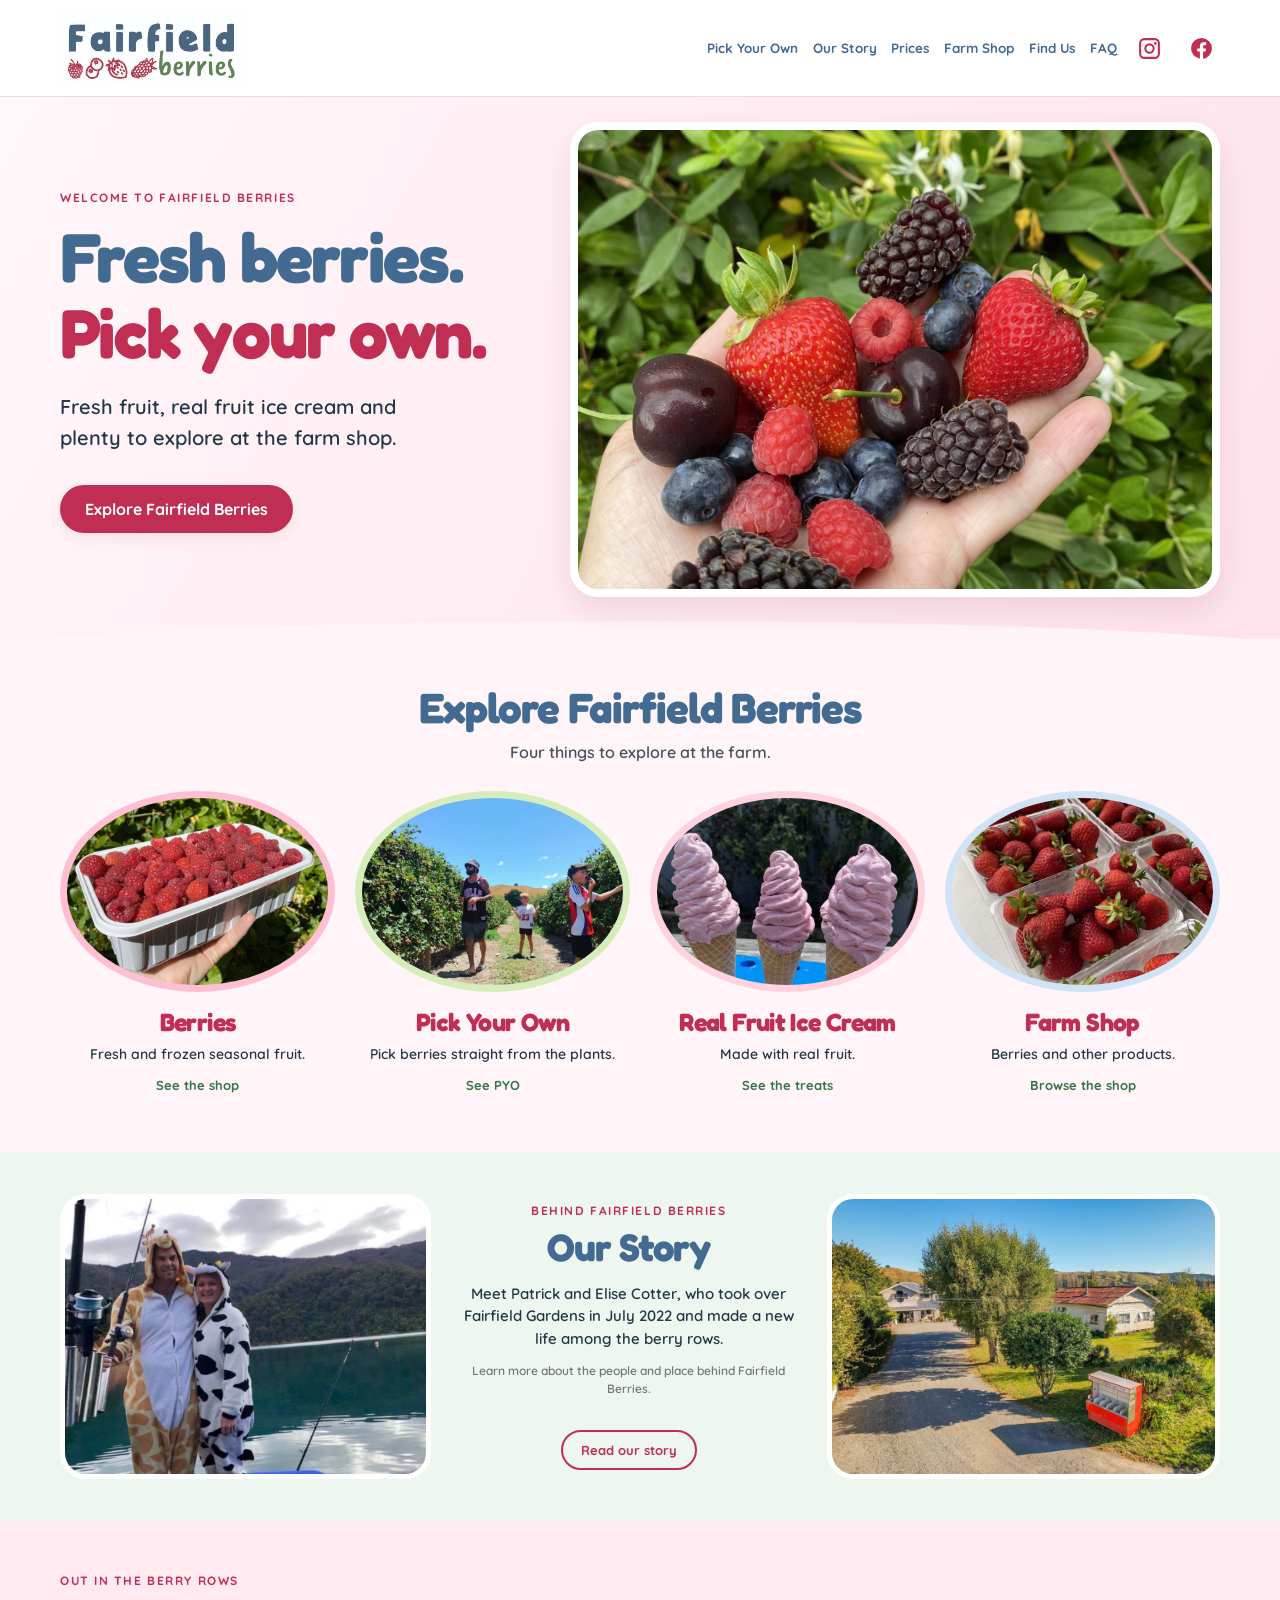
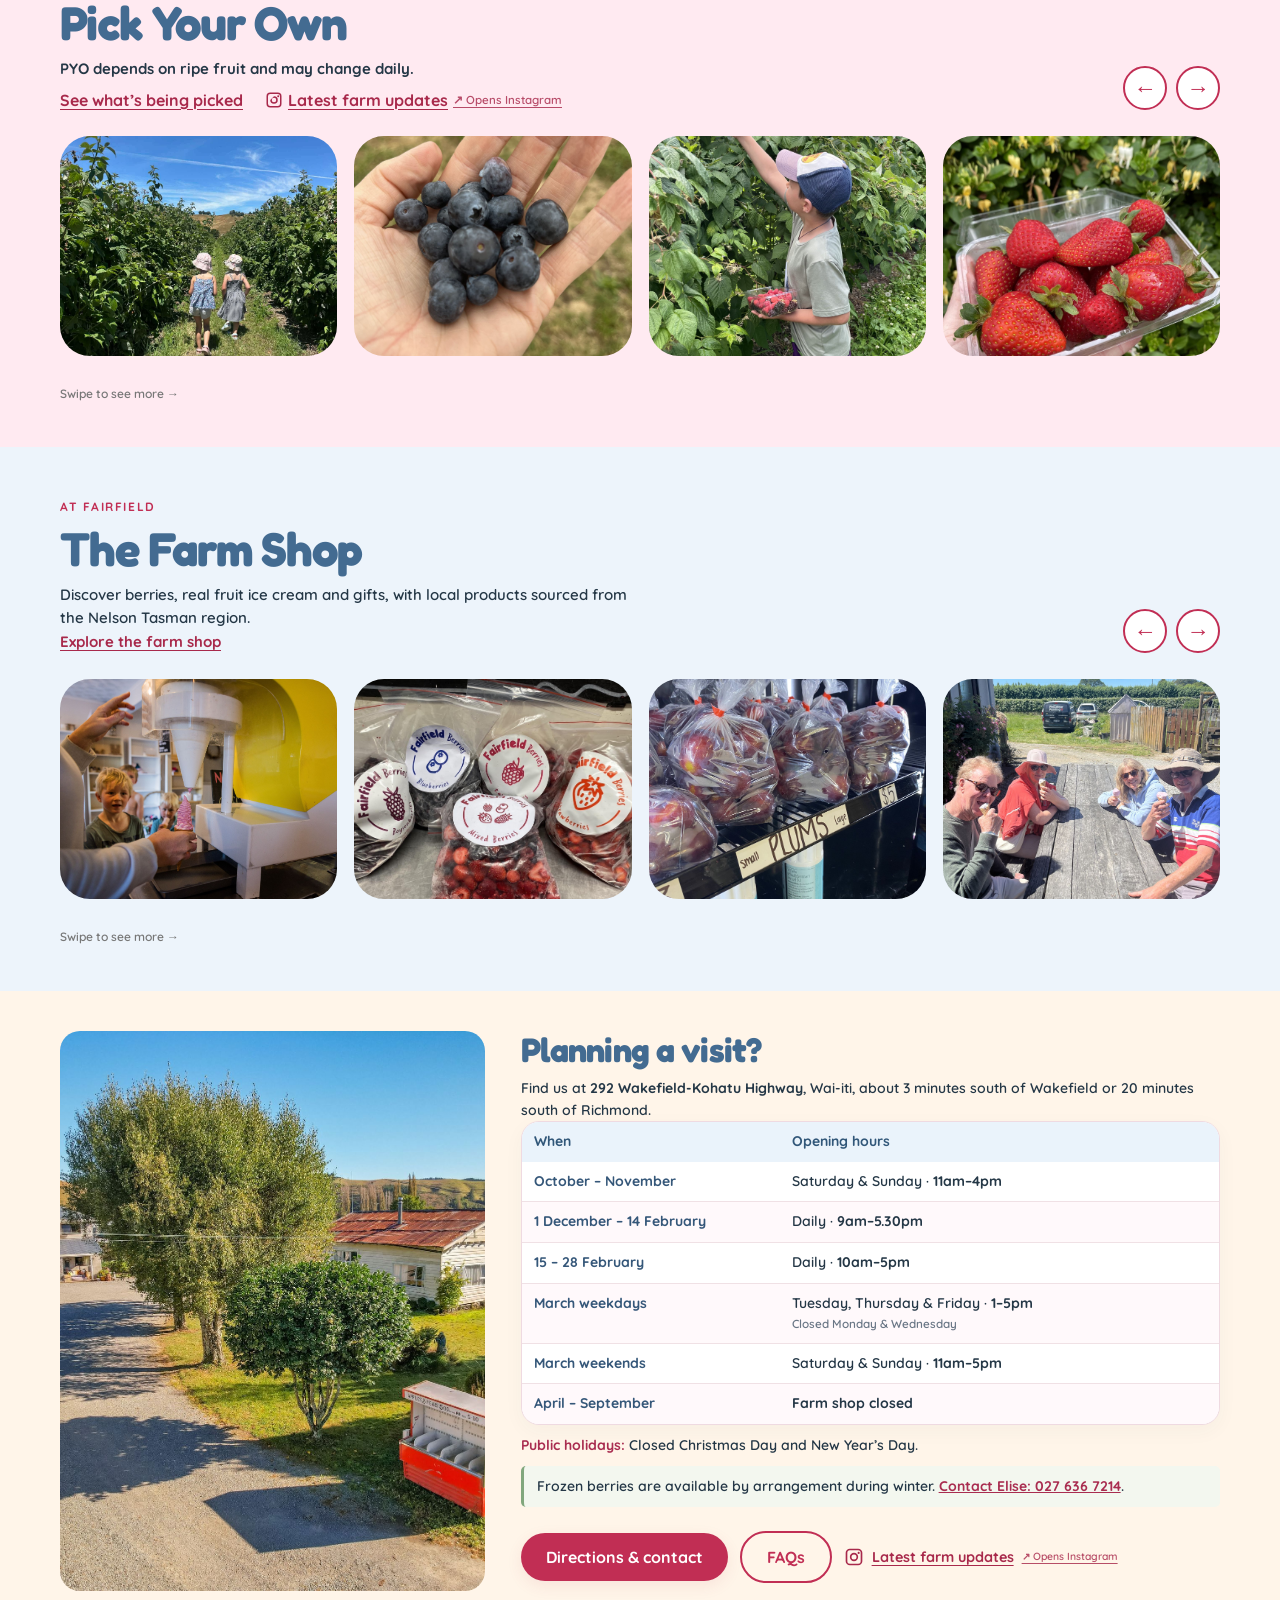
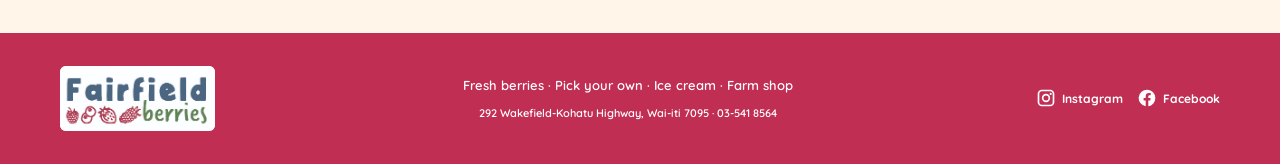
<file: index.html>
<!doctype html><html lang="en-NZ"><head><meta charset="utf-8"><meta name="viewport" content="width=device-width,initial-scale=1"><meta name="description" content="Fairfield Berries: fresh and frozen berries, pick your own, real fruit ice cream and farm shop."><title>Fairfield Berries | Fresh Berries, Pick Your Own & Farm Shop</title><link rel="icon" type="image/svg+xml" href="public/logos/fairfield-icon.svg"><link rel="stylesheet" href="styles.css?v=20261113-10"><link rel="stylesheet" href="site.css?v=4"></head><body class="option-a"><header class="site-header"><div class="wrap header-inner"><a href="index.html" class="site-logo" aria-label="Fairfield Berries"><img src="public/logos/Fairfield%20Berries%20Logos-02.jpg" alt="Fairfield Berries"></a><button type="button" class="menu-toggle" aria-label="Toggle navigation" aria-expanded="false">☰</button><nav class="site-nav" aria-label="Main navigation"><a href="pick-your-own.html">Pick Your Own</a><a href="our-story.html">Our Story</a><a href="prices.html">Prices</a><a href="farm-shop.html">Farm Shop</a><a href="find-us.html">Find Us</a><a href="faq.html">FAQ</a><a class="nav-social" href="https://www.instagram.com/fairfield_berries/" target="_blank" rel="noopener noreferrer" aria-label="Instagram"><svg viewBox="0 0 24 24" aria-hidden="true"><path d="M7 2h10a5 5 0 0 1 5 5v10a5 5 0 0 1-5 5H7a5 5 0 0 1-5-5V7a5 5 0 0 1 5-5zm0 2a3 3 0 0 0-3 3v10a3 3 0 0 0 3 3h10a3 3 0 0 0 3-3V7a3 3 0 0 0-3-3H7zm5 3a5 5 0 1 1 0 10 5 5 0 0 1 0-10zm0 2a3 3 0 1 0 0 6 3 3 0 0 0 0-6zm5.6-3.2a1.3 1.3 0 1 1 0 2.6 1.3 1.3 0 0 1 0-2.6z"/></svg></a><a class="nav-social" href="https://www.facebook.com/fairfieldberries" target="_blank" rel="noopener noreferrer" aria-label="Facebook"><svg viewBox="0 0 24 24" aria-hidden="true"><path d="M22 12A10 10 0 1 0 10.44 21.9v-7.03H7.9V12h2.54V9.8c0-2.5 1.49-3.89 3.77-3.89 1.09 0 2.23.2 2.23.2v2.46h-1.26c-1.24 0-1.62.77-1.62 1.56V12h2.76l-.44 2.87h-2.32v7.03A10 10 0 0 0 22 12z"/></svg></a></nav></div></header><main><section class="hero-a"><span class="art-icon art-hero art-rasp" aria-hidden="true"></span><div class="wrap hero-a-grid"><div class="hero-copy"><span class="eyebrow">Welcome to Fairfield Berries</span><h1>Fresh berries.<br><em>Pick your own.</em></h1><p>Fresh fruit, real fruit ice cream and plenty to explore at the farm shop.</p><a href="#offerings" class="button">Explore Fairfield Berries</a></div><div class="hero-a-image"><img src="public/images/IMG_0874.jpeg" alt="A handful of freshly picked berries" loading="lazy"></div></div></section><section class="section offerings" id="offerings"><span class="art-icon art-offers art-straw" aria-hidden="true"></span><div class="wrap"><div class="section-heading"><h2>Explore Fairfield Berries</h2><p>Four things to explore at the farm.</p></div><div class="offer-grid">
<article class="offer-card"><div class="offer-photo"><img loading="lazy" style="object-position:center 75%" src="public/images/IMG_9956.jpeg" alt="Freshly picked raspberries in a punnet"></div><div class="offer-copy"><h3>Berries</h3><p>Fresh and frozen seasonal fruit.</p><a href="farm-shop.html">See the shop</a></div></article>
<article class="offer-card"><div class="offer-photo"><img loading="lazy" src="public/images/IMG_5285.JPG" alt="Visitors picking berries among the rows"></div><div class="offer-copy"><h3>Pick Your Own</h3><p>Pick berries straight from the plants.</p><a href="pick-your-own.html">See PYO</a></div></article>
<article class="offer-card"><div class="offer-photo icecream-photo"><img loading="lazy" style="object-position:center 23%" src="public/images/IMG_5247.jpeg" alt="Three real fruit ice cream cones"></div><div class="offer-copy"><h3>Real Fruit Ice Cream</h3><p>Made with real fruit.</p><a href="farm-shop.html#icecream">See the treats</a></div></article>
<article class="offer-card"><div class="offer-photo"><img loading="lazy" src="public/images/IMG_8722.jpeg" alt="Strawberry punnets available to purchase"></div><div class="offer-copy"><h3>Farm Shop</h3><p>Berries and other products.</p><a href="farm-shop.html">Browse the shop</a></div></article></div></div></section><section class="story-section" id="story"><span class="art-icon art-story art-blue" aria-hidden="true"></span><div class="wrap story-layout"><figure class="story-photo"><img src="public/images/elise-patrick.jpeg" loading="lazy" alt="Patrick and Elise fishing together in animal costumes"></figure><div class="story-text"><span class="eyebrow">Behind Fairfield Berries</span><h2>Our Story</h2><p class="story-description">Meet Patrick and Elise Cotter, who took over Fairfield Gardens in July 2022 and made a new life among the berry rows.</p><p class="story-note">Learn more about the people and place behind Fairfield Berries.</p><div class="feature-extra"><a class="button outline" href="our-story.html"><span class="desktop-story-label">Read our story</span><span class="mobile-story-label">Meet Patrick and Elise</span></a></div></div><figure class="story-farm-photo"><img src="public/images/IMG_5367.JPG?v=2" loading="lazy" alt="The entrance and farm buildings at Fairfield Berries"></figure></div></section><section class="focus-gallery focus-pyo" id="pyo"><span class="art-icon art-pyo art-black" aria-hidden="true"></span><div class="wrap"><div class="focus-heading"><div><span class="eyebrow">Out in the berry rows</span><h2>Pick Your Own</h2><p><strong>PYO depends on ripe fruit and may change daily.</strong></p><div class="pyo-update-links"><a class="inline-link" href="pick-your-own.html">See what’s being picked</a><a class="inline-link external-social-link" href="https://www.instagram.com/fairfield_berries/" target="_blank" rel="noopener noreferrer"><svg class="external-instagram-icon" viewBox="0 0 24 24" aria-hidden="true"><path d="M7 2h10a5 5 0 0 1 5 5v10a5 5 0 0 1-5 5H7a5 5 0 0 1-5-5V7a5 5 0 0 1 5-5zm0 2a3 3 0 0 0-3 3v10a3 3 0 0 0 3 3h10a3 3 0 0 0 3-3V7a3 3 0 0 0-3-3H7zm5 3a5 5 0 1 1 0 10 5 5 0 0 1-5-5zm0 2a3 3 0 1 0 0 6 3 3 0 0 0 0-6zm5.6-3.2a1.3 1.3 0 1 1 0 2.6 1.3 1.3 0 0 1 0-2.6z"/></svg> Latest farm updates <span class="offsite-label">↗ Opens Instagram</span></a></div></div><div class="focus-controls"><button type="button" data-carousel="pyo-track" data-direction="-1" aria-label="Previous Pick Your Own photo">←</button><button type="button" data-carousel="pyo-track" data-direction="1" aria-label="Next Pick Your Own photo">→</button></div></div><div class="focus-track" id="pyo-track" tabindex="0" aria-label="Pick Your Own photographs, swipe to browse"><figure><img loading="lazy" src="public/images/kids-in-row.jpg" alt="Two children walking through the berry rows"></figure><figure><img loading="lazy" src="public/images/IMG_5097.jpeg" alt="Fresh blueberries held in a hand"></figure><figure><img loading="lazy" src="public/images/IMG_5190.jpeg" alt="Child picking berries from the bushes"></figure><figure><img loading="lazy" src="public/images/IMG_8723.jpeg" alt="Fresh strawberries in a punnet"></figure><figure><img loading="lazy" src="public/images/IMG_9759.JPG" alt="Berry harvesting machinery at the farm"></figure><figure><img loading="lazy" src="public/images/IMG_9173.jpeg" alt="Fresh strawberries held in hands"></figure><figure><img loading="lazy" src="public/images/IMG_8540.jpeg" alt="Strawberry plants in the field"></figure><figure><img loading="lazy" src="public/images/IMG_5354.JPG" alt="An overview of the berry farm"></figure><figure><img loading="lazy" src="public/images/IMG_5285.JPG" alt="Visitors picking berries at Fairfield"></figure><figure><img loading="lazy" src="public/images/IMG_0252.jpeg" alt="Fresh blackberries in a punnet"></figure></div><p class="focus-hint">Swipe to see more <span aria-hidden="true">→</span></p></div></section><section class="focus-gallery focus-shop" id="shop"><span class="art-icon art-shop art-rasp" aria-hidden="true"></span><div class="wrap"><div class="focus-heading"><div><span class="eyebrow">At Fairfield</span><h2>The Farm Shop</h2><p>Discover berries, real fruit ice cream and gifts, with local products sourced from the Nelson Tasman region.</p><p class="shop-home-link"><a class="inline-link" href="farm-shop.html">Explore the farm shop</a></p></div><div class="focus-controls"><button type="button" data-carousel="shop-track" data-direction="-1" aria-label="Previous The Farm Shop photo">←</button><button type="button" data-carousel="shop-track" data-direction="1" aria-label="Next The Farm Shop photo">→</button></div></div><div class="focus-track" id="shop-track" tabindex="0" aria-label="The Farm Shop photographs, swipe to browse"><figure><img loading="lazy" src="public/images/2023JulyNelson-9853.jpg" alt="Real fruit ice cream being made"></figure><figure><img loading="lazy" src="public/images/IMG_0549.JPG" alt="Fairfield Berries frozen berry packs"></figure><figure><img loading="lazy" src="public/images/IMG_0546.jpeg" alt="Plums and other produce inside the farm shop"></figure><figure><img loading="lazy" src="public/images/IMG_4282.jpeg" alt="Visitors enjoying ice cream at the farm"></figure><figure><img loading="lazy" src="public/images/IMG_5236.JPG" alt="Cherries available at Fairfield Berries"></figure><figure><img loading="lazy" src="public/images/IMG_8281.JPG" alt="A real fruit ice cream outside the farm shop"></figure><figure><img loading="lazy" src="public/images/IMG_9503.jpeg" alt="Fairfield Berries raspberry jam"></figure><figure><img loading="lazy" src="public/images/IMG_9905.JPG" alt="Real fruit ice cream in the machine"></figure><figure><img loading="lazy" src="public/images/IMG_9736.jpeg" alt="Fairfield Berries roadside and shop sign"></figure><figure><img loading="lazy" src="public/images/IMG_0320.jpeg" alt="Fresh mixed berry selection"></figure><figure><img loading="lazy" src="public/images/att.ncTzTL5oV1DxraBRiECZL8KEJpg0W0GxUp6aZ-5-NtA.jpg" alt="Fruit juices available in the farm shop"></figure><figure><img loading="lazy" src="public/images/att.ppPPLj3SfPF1LrcaUAv5IeHrudfxnGsH99uxMZJXOxI.jpg" alt="Fruit snacks available at the farm shop"></figure><figure><img loading="lazy" src="public/images/shop-3.jpg" alt="Canned drinks on display in the farm shop"></figure></div><p class="focus-hint">Swipe to see more <span aria-hidden="true">→</span></p></div></section><section class="visit-simple" id="visit"><span class="art-icon art-visit art-straw" aria-hidden="true"></span><div class="wrap"><div class="visit-summary"><img class="visit-summary-photo" src="public/images/IMG_5367.JPG" alt="Fairfield Berries farm entrance" loading="lazy"><div class="visit-summary-copy"><h2>Planning a visit?</h2><p>Find us at <strong>292 Wakefield-Kohatu Highway</strong>, Wai-iti, about 3 minutes south of Wakefield or 20 minutes south of Richmond.</p><div class="home-mobile-hours"><a class="button outline" href="find-us.html#opening-hours">Detailed opening hours</a></div><div class="hours-table-wrap"><table class="hours-table"><caption>Seasonal farm shop opening hours</caption><thead><tr><th scope="col">When</th><th scope="col">Opening hours</th></tr></thead><tbody><tr><th scope="row">October – November</th><td>Saturday &amp; Sunday · <strong>11am–4pm</strong></td></tr><tr><th scope="row">1 December – 14 February</th><td>Daily · <strong>9am–5.30pm</strong></td></tr><tr><th scope="row">15 – 28 February</th><td>Daily · <strong>10am–5pm</strong></td></tr><tr><th scope="row">March weekdays</th><td>Tuesday, Thursday &amp; Friday · <strong>1–5pm</strong><small>Closed Monday &amp; Wednesday</small></td></tr><tr><th scope="row">March weekends</th><td>Saturday &amp; Sunday · <strong>11am–5pm</strong></td></tr><tr><th scope="row">April – September</th><td><strong>Farm shop closed</strong></td></tr></tbody></table></div><p class="season-note"><strong>Public holidays:</strong> Closed Christmas Day and New Year’s Day.</p><p class="winter-note">Frozen berries are available by arrangement during winter. <a href="tel:+64276367214">Contact Elise: 027 636 7214</a>.</p><div class="actions"><a class="button" href="find-us.html">Directions & contact</a><a class="button outline" href="faq.html">FAQs</a><a class="inline-link external-social-link" href="https://www.instagram.com/fairfield_berries/" target="_blank" rel="noopener noreferrer"><svg class="external-instagram-icon" viewBox="0 0 24 24" aria-hidden="true"><path d="M7 2h10a5 5 0 0 1 5 5v10a5 5 0 0 1-5 5H7a5 5 0 0 1-5-5V7a5 5 0 0 1 5-5zm0 2a3 3 0 0 0-3 3v10a3 3 0 0 0 3 3h10a3 3 0 0 0 3-3V7a3 3 0 0 0-3-3H7zm5 3a5 5 0 1 1 0 10 5 5 0 0 1 0-10zm0 2a3 3 0 1 0 0 6 3 3 0 0 0 0-6zm5.6-3.2a1.3 1.3 0 1 1 0 2.6 1.3 1.3 0 0 1 0-2.6z"/></svg> Latest farm updates <span class="offsite-label">↗ Opens Instagram</span></a></div></div></div></div></section></main><footer class="footer"><div class="wrap footer-inner"><a class="footer-logo" href="index.html"><img src="public/logos/Fairfield%20Berries%20Logos-02.jpg" alt="Fairfield Berries"></a><div class="footer-content"><p>Fresh berries · Pick your own · Ice cream · Farm shop</p><small>292 Wakefield-Kohatu Highway, Wai-iti 7095 · 03-541 8564</small></div><div class="footer-social"><a href="https://www.instagram.com/fairfield_berries/" target="_blank" rel="noopener noreferrer"><svg viewBox="0 0 24 24" aria-hidden="true"><path d="M7 2h10a5 5 0 0 1 5 5v10a5 5 0 0 1-5 5H7a5 5 0 0 1-5-5V7a5 5 0 0 1 5-5zm0 2a3 3 0 0 0-3 3v10a3 3 0 0 0 3 3h10a3 3 0 0 0 3-3V7a3 3 0 0 0-3-3H7zm5 3a5 5 0 1 1 0 10 5 5 0 0 1 0-10zm0 2a3 3 0 1 0 0 6 3 3 0 0 0 0-6zm5.6-3.2a1.3 1.3 0 1 1 0 2.6 1.3 1.3 0 0 1 0-2.6z"/></svg> Instagram</a><a href="https://www.facebook.com/fairfieldberries" target="_blank" rel="noopener noreferrer"><svg viewBox="0 0 24 24" aria-hidden="true"><path d="M22 12A10 10 0 1 0 10.44 21.9v-7.03H7.9V12h2.54V9.8c0-2.5 1.49-3.89 3.77-3.89 1.09 0 2.23.2 2.23.2v2.46h-1.26c-1.24 0-1.62.77-1.62 1.56V12h2.76l-.44 2.87h-2.32v7.03A10 10 0 0 0 22 12z"/></svg> Facebook</a></div></div></footer><script>document.querySelector('.menu-toggle')?.addEventListener('click',e=>{const nav=document.querySelector('.site-nav');nav.classList.toggle('open');e.currentTarget.setAttribute('aria-expanded',nav.classList.contains('open'));});document.querySelectorAll('.site-nav a').forEach(a=>a.addEventListener('click',()=>{document.querySelector('.site-nav')?.classList.remove('open');document.querySelector('.menu-toggle')?.setAttribute('aria-expanded','false')}));document.querySelectorAll('[data-carousel]').forEach(b=>b.addEventListener('click',()=>{const t=document.getElementById(b.dataset.carousel);const c=t?.firstElementChild;if(!c)return;const gap=parseFloat(getComputedStyle(t).gap)||14;t.scrollBy({left:Number(b.dataset.direction)*(c.getBoundingClientRect().width+gap),behavior:'smooth'})}));</script></body></html>
</file>
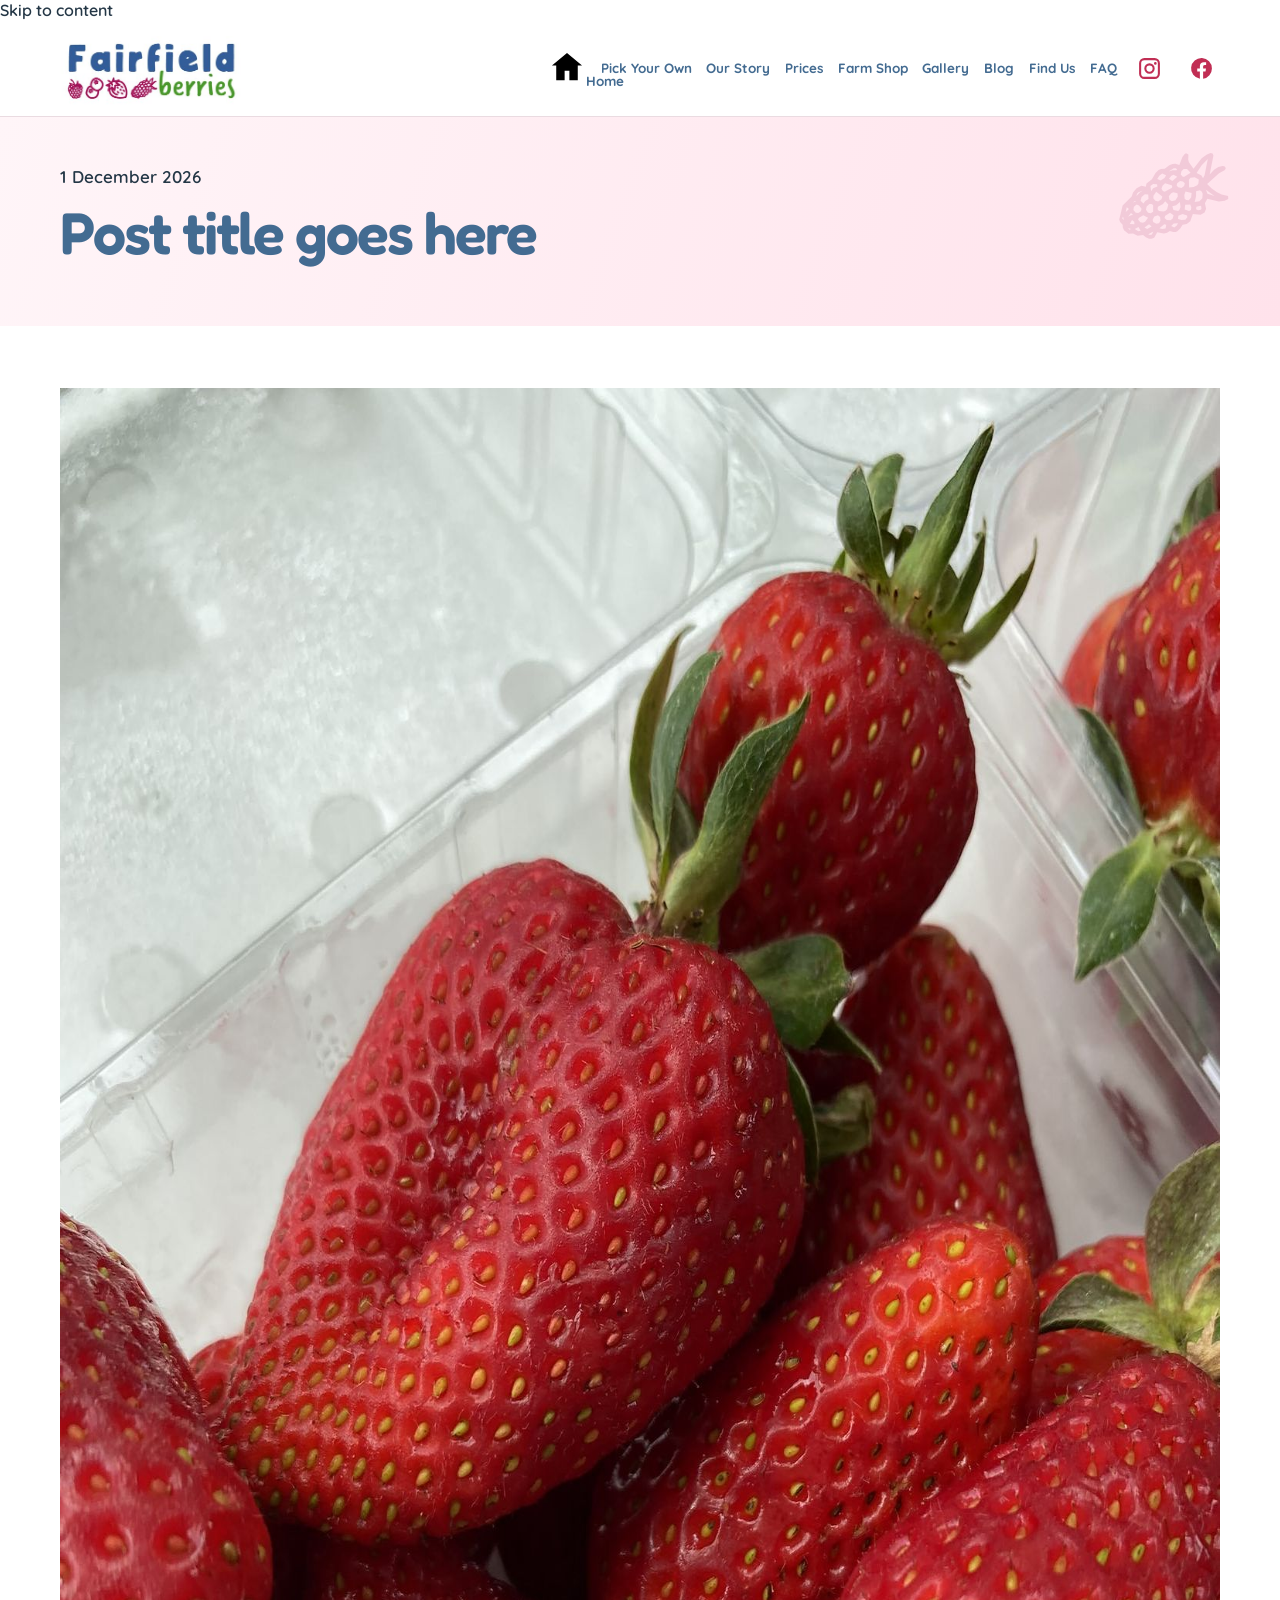
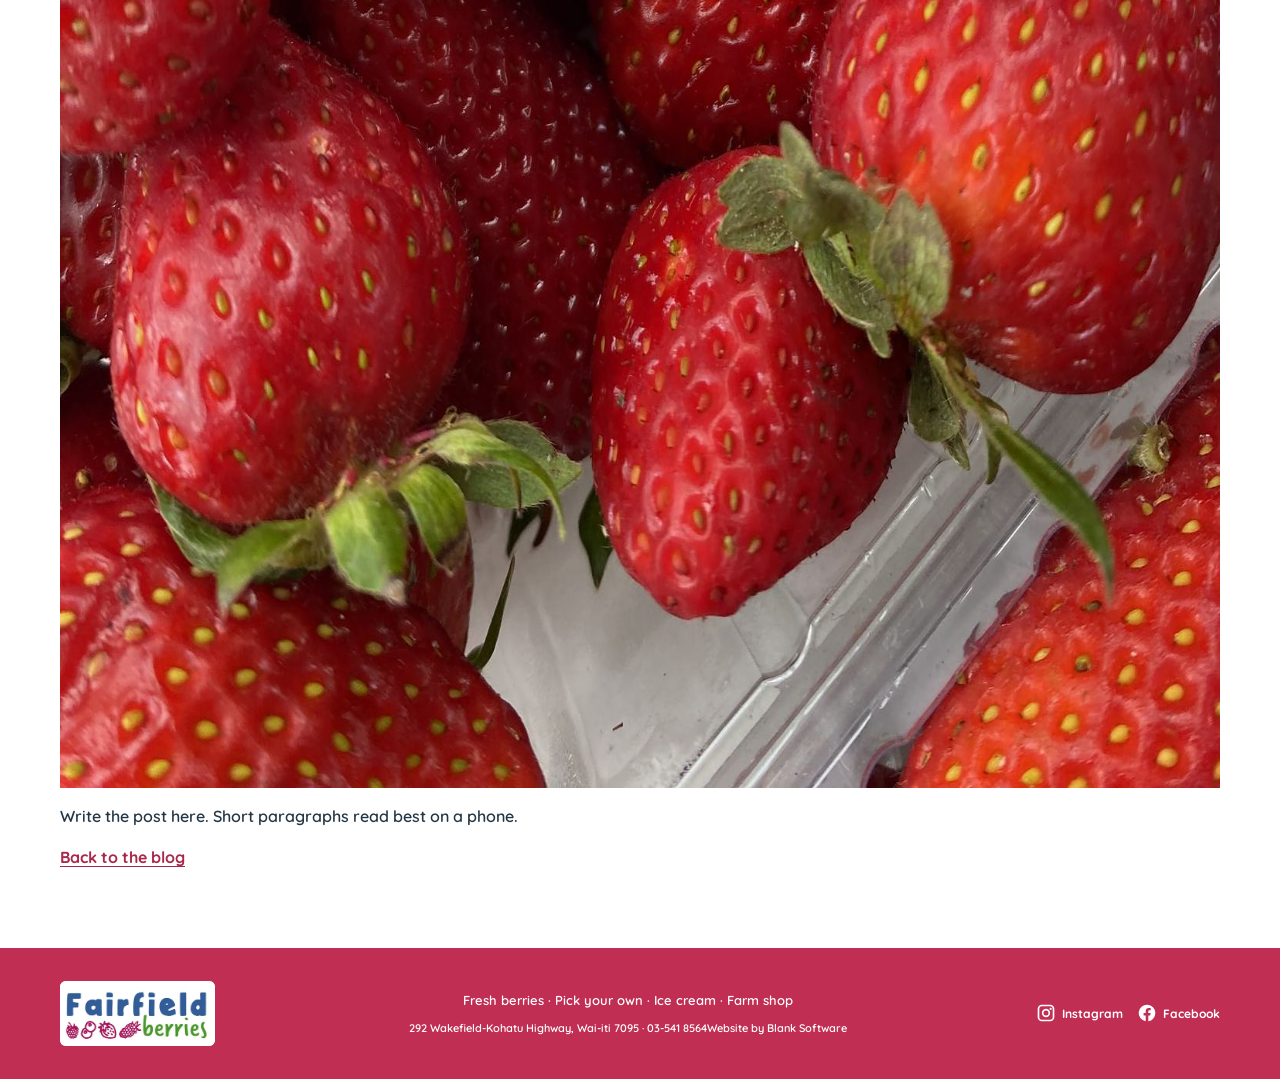
<file: blog-post-template.html>
<!doctype html>
<html lang="en-NZ">
  <head>
    <meta charset="utf-8" />
    <meta name="viewport" content="width=device-width,initial-scale=1" />
    <meta name="description" content="One sentence that sums up the post, about 150 characters." />
    <!-- TEMPLATE ONLY: delete the next line in your copy so the post can be found on Google. -->
    <meta name="robots" content="noindex" />
    <!-- In your copy, change this to the post's own address: -->
    <link
      rel="canonical"
      href="https://goodwordcreative.github.io/Fairfield-Berries/blog-your-post-name.html"
    />
    <title>Post title | Fairfield Berries</title>
    <link rel="icon" type="image/svg+xml" href="public/logos/fairfield-icon.svg" />
    <link rel="preconnect" href="https://fonts.googleapis.com" />
    <link rel="preconnect" href="https://fonts.gstatic.com" crossorigin />
    <link rel="stylesheet" href="styles.css?v=20261113-10" />
    <link rel="stylesheet" href="site.css?v=12" />
  </head>
  <body class="option-a inner-page">
    <a class="skip-link" href="#main">Skip to content</a>
    <header class="site-header">
      <div class="wrap header-inner">
        <a href="index.html" class="site-logo"
          ><img
            src="public/logos/fairfield-logo-web.jpg"
            alt="Fairfield Berries home"
            width="336"
            height="336" /></a
        ><button
          type="button"
          class="menu-toggle"
          aria-label="Open menu"
          aria-expanded="false"
          aria-controls="site-nav"
        >
          ☰
        </button>
        <nav class="site-nav" id="site-nav" aria-label="Main navigation">
          <a class="nav-home" href="index.html"
            ><svg viewBox="0 0 24 24" aria-hidden="true">
              <path d="M12 3.2 2.5 11h2.7v9.3h5.3v-6h3v6h5.3V11h2.7z" /></svg
            ><span>Home</span></a
          ><a href="pick-your-own.html">Pick Your Own</a><a href="our-story.html">Our Story</a
          ><a href="prices.html">Prices</a><a href="farm-shop.html">Farm Shop</a
          ><a href="gallery.html">Gallery</a><a href="blog.html">Blog</a><a href="find-us.html">Find Us</a
          ><a href="faq.html">FAQ</a
          ><a
            class="nav-social"
            href="https://www.instagram.com/fairfield_berries/"
            target="_blank"
            rel="noopener noreferrer"
            aria-label="Instagram"
            ><svg viewBox="0 0 24 24" aria-hidden="true">
              <path
                d="M7 2h10a5 5 0 0 1 5 5v10a5 5 0 0 1-5 5H7a5 5 0 0 1-5-5V7a5 5 0 0 1 5-5zm0 2a3 3 0 0 0-3 3v10a3 3 0 0 0 3 3h10a3 3 0 0 0 3-3V7a3 3 0 0 0-3-3H7zm5 3a5 5 0 1 1 0 10 5 5 0 0 1 0-10zm0 2a3 3 0 1 0 0 6 3 3 0 0 0 0-6zm5.6-3.2a1.3 1.3 0 1 1 0 2.6 1.3 1.3 0 0 1 0-2.6z"
              /></svg></a
          ><a
            class="nav-social"
            href="https://www.facebook.com/fairfieldberries"
            target="_blank"
            rel="noopener noreferrer"
            aria-label="Facebook"
            ><svg viewBox="0 0 24 24" aria-hidden="true">
              <path
                d="M22 12A10 10 0 1 0 10.44 21.9v-7.03H7.9V12h2.54V9.8c0-2.5 1.49-3.89 3.77-3.89 1.09 0 2.23.2 2.23.2v2.46h-1.26c-1.24 0-1.62.77-1.62 1.56V12h2.76l-.44 2.87h-2.32v7.03A10 10 0 0 0 22 12z"
              /></svg
          ></a>
        </nav>
      </div>
    </header>
    <main id="main">
      <!-- TEMPLATE: copy this file to blog-<short-name>.html. In your copy, change the <title>, the description, the canonical link, the date, the heading and the words, and delete the TEMPLATE ONLY robots line in the head. Then add a card for it on blog.html and a <url> line in sitemap.xml. -->
      <article class="post">
        <header class="inner-hero">
          <div class="wrap">
            <p class="post-date"><time datetime="2026-12-01">1 December 2026</time></p>
            <h1>Post title goes here</h1>
          </div>
        </header>
        <div class="inner-section">
          <div class="wrap post-body">
            <img
              class="post-photo"
              src="public/images/IMG_8726.jpeg"
              alt="Describe what is in the photo"
              width="1500"
              height="2000"
            />
            <p>Write the post here. Short paragraphs read best on a phone.</p>
            <p><a class="inline-link" href="blog.html">Back to the blog</a></p>
          </div>
        </div>
      </article>
    </main>
    <footer class="footer">
      <div class="wrap footer-inner">
        <a class="footer-logo" href="index.html"
          ><img
            src="public/logos/fairfield-logo-web.jpg"
            alt="Fairfield Berries home"
            width="283"
            height="283"
            loading="lazy"
        /></a>
        <div class="footer-content">
          <p>Fresh berries · Pick your own · Ice cream · Farm shop</p>
          <small>292 Wakefield-Kohatu Highway, Wai-iti 7095 · 03-541 8564</small
          ><small class="footer-credit"
            ><a href="https://blanksoftwarelimited.com" target="_blank" rel="noopener"
              >Website by Blank Software</a
            ></small
          >
        </div>
        <div class="footer-social">
          <a href="https://www.instagram.com/fairfield_berries/" target="_blank" rel="noopener noreferrer"
            ><svg viewBox="0 0 24 24" aria-hidden="true">
              <path
                d="M7 2h10a5 5 0 0 1 5 5v10a5 5 0 0 1-5 5H7a5 5 0 0 1-5-5V7a5 5 0 0 1 5-5zm0 2a3 3 0 0 0-3 3v10a3 3 0 0 0 3 3h10a3 3 0 0 0 3-3V7a3 3 0 0 0-3-3H7zm5 3a5 5 0 1 1 0 10 5 5 0 0 1 0-10zm0 2a3 3 0 1 0 0 6 3 3 0 0 0 0-6zm5.6-3.2a1.3 1.3 0 1 1 0 2.6 1.3 1.3 0 0 1 0-2.6z"
              />
            </svg>
            Instagram</a
          ><a href="https://www.facebook.com/fairfieldberries" target="_blank" rel="noopener noreferrer"
            ><svg viewBox="0 0 24 24" aria-hidden="true">
              <path
                d="M22 12A10 10 0 1 0 10.44 21.9v-7.03H7.9V12h2.54V9.8c0-2.5 1.49-3.89 3.77-3.89 1.09 0 2.23.2 2.23.2v2.46h-1.26c-1.24 0-1.62.77-1.62 1.56V12h2.76l-.44 2.87h-2.32v7.03A10 10 0 0 0 22 12z"
              />
            </svg>
            Facebook</a
          >
        </div>
      </div>
    </footer>
    <script src="site.js"></script>
  </body>
</html>
</file>
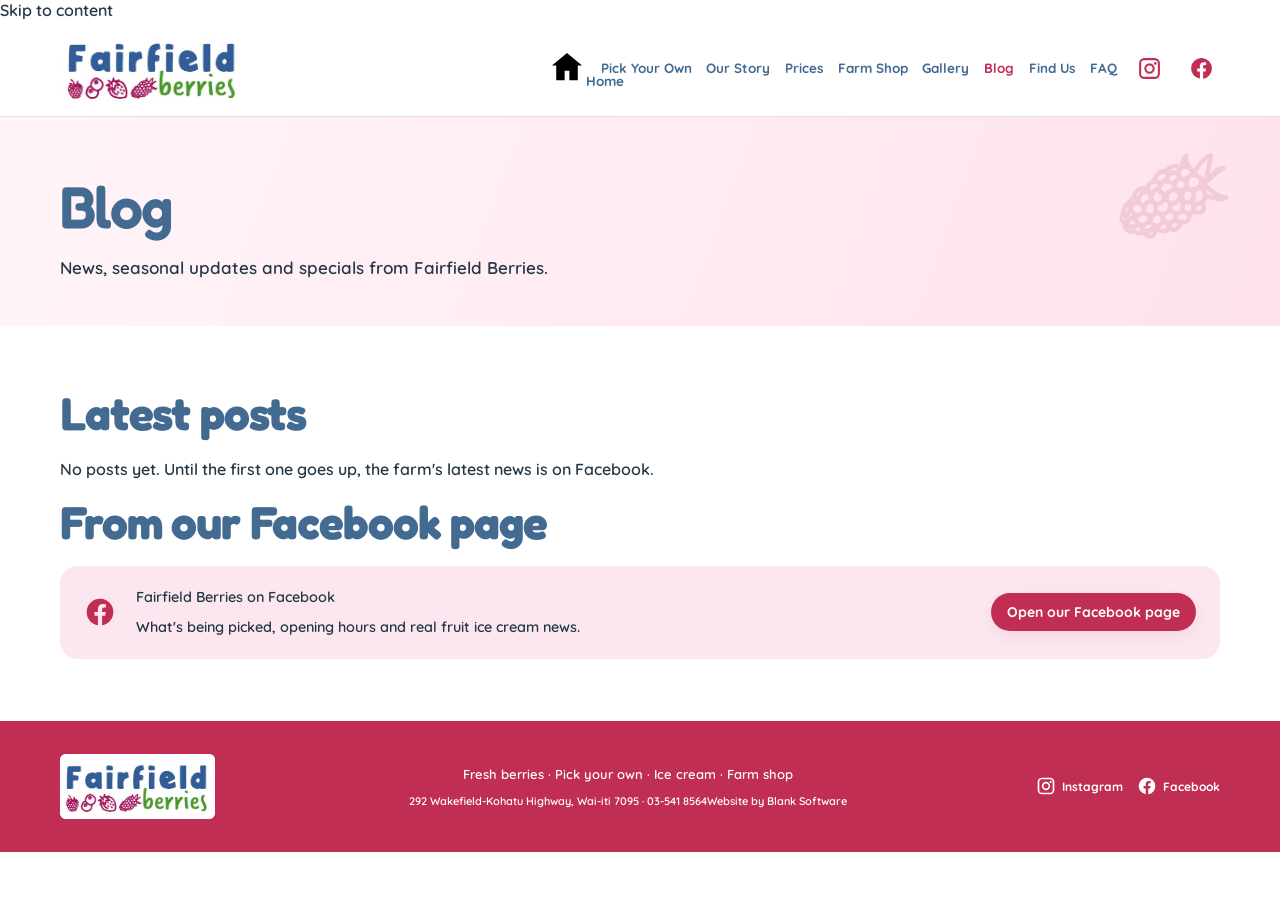
<file: blog.html>
<!doctype html>
<html lang="en-NZ">
  <head>
    <meta charset="utf-8" />
    <meta name="viewport" content="width=device-width,initial-scale=1" />
    <meta
      name="description"
      content="News, seasonal updates and specials from Fairfield Berries, a pick your own berry farm and farm shop near Wakefield, Tasman."
    />
    <!-- Preview only: noindex keeps the GitHub Pages copy out of Google. Delete this line when the site moves to its real domain. -->
    <meta name="robots" content="noindex, nofollow" />
    <link rel="canonical" href="https://goodwordcreative.github.io/Fairfield-Berries/blog.html" />
    <meta name="theme-color" content="#c12e54" />
    <meta property="og:type" content="website" />
    <meta property="og:site_name" content="Fairfield Berries" />
    <meta property="og:locale" content="en_NZ" />
    <meta property="og:title" content="Blog: News and Specials | Fairfield Berries" />
    <meta
      property="og:description"
      content="News, seasonal updates and specials from Fairfield Berries, a pick your own berry farm and farm shop near Wakefield, Tasman."
    />
    <meta property="og:url" content="https://goodwordcreative.github.io/Fairfield-Berries/blog.html" />
    <meta
      property="og:image"
      content="https://goodwordcreative.github.io/Fairfield-Berries/public/images/og-fairfield-berries.jpg"
    />
    <meta property="og:image:width" content="1200" />
    <meta property="og:image:height" content="630" />
    <meta
      property="og:image:alt"
      content="A handful of freshly picked strawberries, raspberries, blueberries, cherries and boysenberries"
    />
    <meta name="twitter:card" content="summary_large_image" />
    <title>Blog: News and Specials | Fairfield Berries</title>
    <link rel="icon" type="image/svg+xml" href="public/logos/fairfield-icon.svg" />
    <link rel="preconnect" href="https://fonts.googleapis.com" />
    <link rel="preconnect" href="https://fonts.gstatic.com" crossorigin />
    <link rel="stylesheet" href="styles.css?v=20261113-10" />
    <link rel="stylesheet" href="site.css?v=12" />
    <script type="application/ld+json">
      {
        "@context": "https://schema.org",
        "@type": "BreadcrumbList",
        "itemListElement": [
          {
            "@type": "ListItem",
            "position": 1,
            "name": "Home",
            "item": "https://goodwordcreative.github.io/Fairfield-Berries/"
          },
          {
            "@type": "ListItem",
            "position": 2,
            "name": "Blog",
            "item": "https://goodwordcreative.github.io/Fairfield-Berries/blog.html"
          }
        ]
      }
    </script>
  </head>
  <body class="option-a inner-page">
    <a class="skip-link" href="#main">Skip to content</a>
    <header class="site-header">
      <div class="wrap header-inner">
        <a href="index.html" class="site-logo"
          ><img
            src="public/logos/fairfield-logo-web.jpg"
            alt="Fairfield Berries home"
            width="336"
            height="336" /></a
        ><button
          type="button"
          class="menu-toggle"
          aria-label="Open menu"
          aria-expanded="false"
          aria-controls="site-nav"
        >
          ☰
        </button>
        <nav class="site-nav" id="site-nav" aria-label="Main navigation">
          <a class="nav-home" href="index.html"
            ><svg viewBox="0 0 24 24" aria-hidden="true">
              <path d="M12 3.2 2.5 11h2.7v9.3h5.3v-6h3v6h5.3V11h2.7z" /></svg
            ><span>Home</span></a
          ><a href="pick-your-own.html">Pick Your Own</a><a href="our-story.html">Our Story</a
          ><a href="prices.html">Prices</a><a href="farm-shop.html">Farm Shop</a
          ><a href="gallery.html">Gallery</a><a href="blog.html" aria-current="page">Blog</a
          ><a href="find-us.html">Find Us</a><a href="faq.html">FAQ</a
          ><a
            class="nav-social"
            href="https://www.instagram.com/fairfield_berries/"
            target="_blank"
            rel="noopener noreferrer"
            aria-label="Instagram"
            ><svg viewBox="0 0 24 24" aria-hidden="true">
              <path
                d="M7 2h10a5 5 0 0 1 5 5v10a5 5 0 0 1-5 5H7a5 5 0 0 1-5-5V7a5 5 0 0 1 5-5zm0 2a3 3 0 0 0-3 3v10a3 3 0 0 0 3 3h10a3 3 0 0 0 3-3V7a3 3 0 0 0-3-3H7zm5 3a5 5 0 1 1 0 10 5 5 0 0 1 0-10zm0 2a3 3 0 1 0 0 6 3 3 0 0 0 0-6zm5.6-3.2a1.3 1.3 0 1 1 0 2.6 1.3 1.3 0 0 1 0-2.6z"
              /></svg></a
          ><a
            class="nav-social"
            href="https://www.facebook.com/fairfieldberries"
            target="_blank"
            rel="noopener noreferrer"
            aria-label="Facebook"
            ><svg viewBox="0 0 24 24" aria-hidden="true">
              <path
                d="M22 12A10 10 0 1 0 10.44 21.9v-7.03H7.9V12h2.54V9.8c0-2.5 1.49-3.89 3.77-3.89 1.09 0 2.23.2 2.23.2v2.46h-1.26c-1.24 0-1.62.77-1.62 1.56V12h2.76l-.44 2.87h-2.32v7.03A10 10 0 0 0 22 12z"
              /></svg
          ></a>
        </nav>
      </div>
    </header>
    <main id="main">
      <section class="inner-hero">
        <div class="wrap">
          <h1>Blog</h1>
          <p>News, seasonal updates and specials from Fairfield Berries.</p>
        </div>
      </section>
      <section class="inner-section">
        <div class="wrap blog-layout">
          <div class="blog-posts">
            <h2>Latest posts</h2>
            <!-- NEW POSTS GO HERE, newest first. To add one: copy blog-post-template.html to blog-<short-name>.html, write the post, then copy the <article> card below, fill it in, and remove the empty message. --><!-- <article class="post-card"><a href="blog-strawberries-are-ready.html"><img src="public/images/thumbs/IMG_8726.jpg" alt="Ripe strawberries in a punnet" width="540" height="720" loading="lazy"></a><div><p class="post-date"><time datetime="2026-12-01">1 December 2026</time></p><h3><a href="blog-strawberries-are-ready.html">Post title</a></h3><p>One or two sentences from the post.</p></div></article> -->
            <p class="blog-empty">
              No posts yet. Until the first one goes up, the farm's latest news is on Facebook.
            </p>
          </div>
          <aside class="blog-feed" aria-labelledby="fb-blog-heading">
            <h2 id="fb-blog-heading">From our Facebook page</h2>
            <!-- LIVE FEED SWITCHED OFF (16 Nov 2026). Facebook only sends the Page header and no posts for
                 facebook.com/fairfieldberries, because of a setting on the Page itself (most likely an age or
                 country restriction). Once Elise fixes that, delete the follow panel below and take the
                 comment markers off the feed underneath it. -->
            <div class="social-panel fb-follow">
              <div class="social-icon" aria-hidden="true">
                <svg viewBox="0 0 24 24" aria-hidden="true">
                  <path
                    d="M22 12A10 10 0 1 0 10.44 21.9v-7.03H7.9V12h2.54V9.8c0-2.5 1.49-3.89 3.77-3.89 1.09 0 2.23.2 2.23.2v2.46h-1.26c-1.24 0-1.62.77-1.62 1.56V12h2.76l-.44 2.87h-2.32v7.03A10 10 0 0 0 22 12z"
                  />
                </svg>
              </div>
              <p class="fb-follow-name">Fairfield Berries on Facebook</p>
              <p>What's being picked, opening hours and real fruit ice cream news.</p>
              <a
                class="button"
                href="https://www.facebook.com/fairfieldberries"
                target="_blank"
                rel="noopener noreferrer"
                >Open our Facebook page</a
              >
            </div>
            <!--
            <div class="fb-feed">
              <div class="fb-feed-frame">
                <iframe
                  title="Fairfield Berries Facebook posts"
                  loading="lazy"
                  src="https://www.facebook.com/plugins/page.php?href=https%3A%2F%2Fwww.facebook.com%2Ffairfieldberries&amp;tabs=timeline&amp;width=500&amp;height=640&amp;small_header=true&amp;adapt_container_width=true&amp;hide_cover=false&amp;show_facepile=false"
                  width="500"
                  height="640"
                  allow="encrypted-media"
                  referrerpolicy="strict-origin-when-cross-origin"
                ></iframe>
              </div>
              <p class="fb-feed-fallback">
                Feed not showing? Some browsers block Facebook.
                <a
                  class="inline-link"
                  href="https://www.facebook.com/fairfieldberries"
                  target="_blank"
                  rel="noopener noreferrer"
                  >Open the Fairfield Berries Facebook page</a
                >.
              </p>
            </div>
            -->
          </aside>
        </div>
      </section>
    </main>
    <footer class="footer">
      <div class="wrap footer-inner">
        <a class="footer-logo" href="index.html"
          ><img
            src="public/logos/fairfield-logo-web.jpg"
            alt="Fairfield Berries home"
            width="283"
            height="283"
            loading="lazy"
        /></a>
        <div class="footer-content">
          <p>Fresh berries · Pick your own · Ice cream · Farm shop</p>
          <small>292 Wakefield-Kohatu Highway, Wai-iti 7095 · 03-541 8564</small
          ><small class="footer-credit"
            ><a href="https://blanksoftwarelimited.com" target="_blank" rel="noopener"
              >Website by Blank Software</a
            ></small
          >
        </div>
        <div class="footer-social">
          <a href="https://www.instagram.com/fairfield_berries/" target="_blank" rel="noopener noreferrer"
            ><svg viewBox="0 0 24 24" aria-hidden="true">
              <path
                d="M7 2h10a5 5 0 0 1 5 5v10a5 5 0 0 1-5 5H7a5 5 0 0 1-5-5V7a5 5 0 0 1 5-5zm0 2a3 3 0 0 0-3 3v10a3 3 0 0 0 3 3h10a3 3 0 0 0 3-3V7a3 3 0 0 0-3-3H7zm5 3a5 5 0 1 1 0 10 5 5 0 0 1 0-10zm0 2a3 3 0 1 0 0 6 3 3 0 0 0 0-6zm5.6-3.2a1.3 1.3 0 1 1 0 2.6 1.3 1.3 0 0 1 0-2.6z"
              />
            </svg>
            Instagram</a
          ><a href="https://www.facebook.com/fairfieldberries" target="_blank" rel="noopener noreferrer"
            ><svg viewBox="0 0 24 24" aria-hidden="true">
              <path
                d="M22 12A10 10 0 1 0 10.44 21.9v-7.03H7.9V12h2.54V9.8c0-2.5 1.49-3.89 3.77-3.89 1.09 0 2.23.2 2.23.2v2.46h-1.26c-1.24 0-1.62.77-1.62 1.56V12h2.76l-.44 2.87h-2.32v7.03A10 10 0 0 0 22 12z"
              />
            </svg>
            Facebook</a
          >
        </div>
      </div>
    </footer>
    <script src="site.js"></script>
  </body>
</html>
</file>
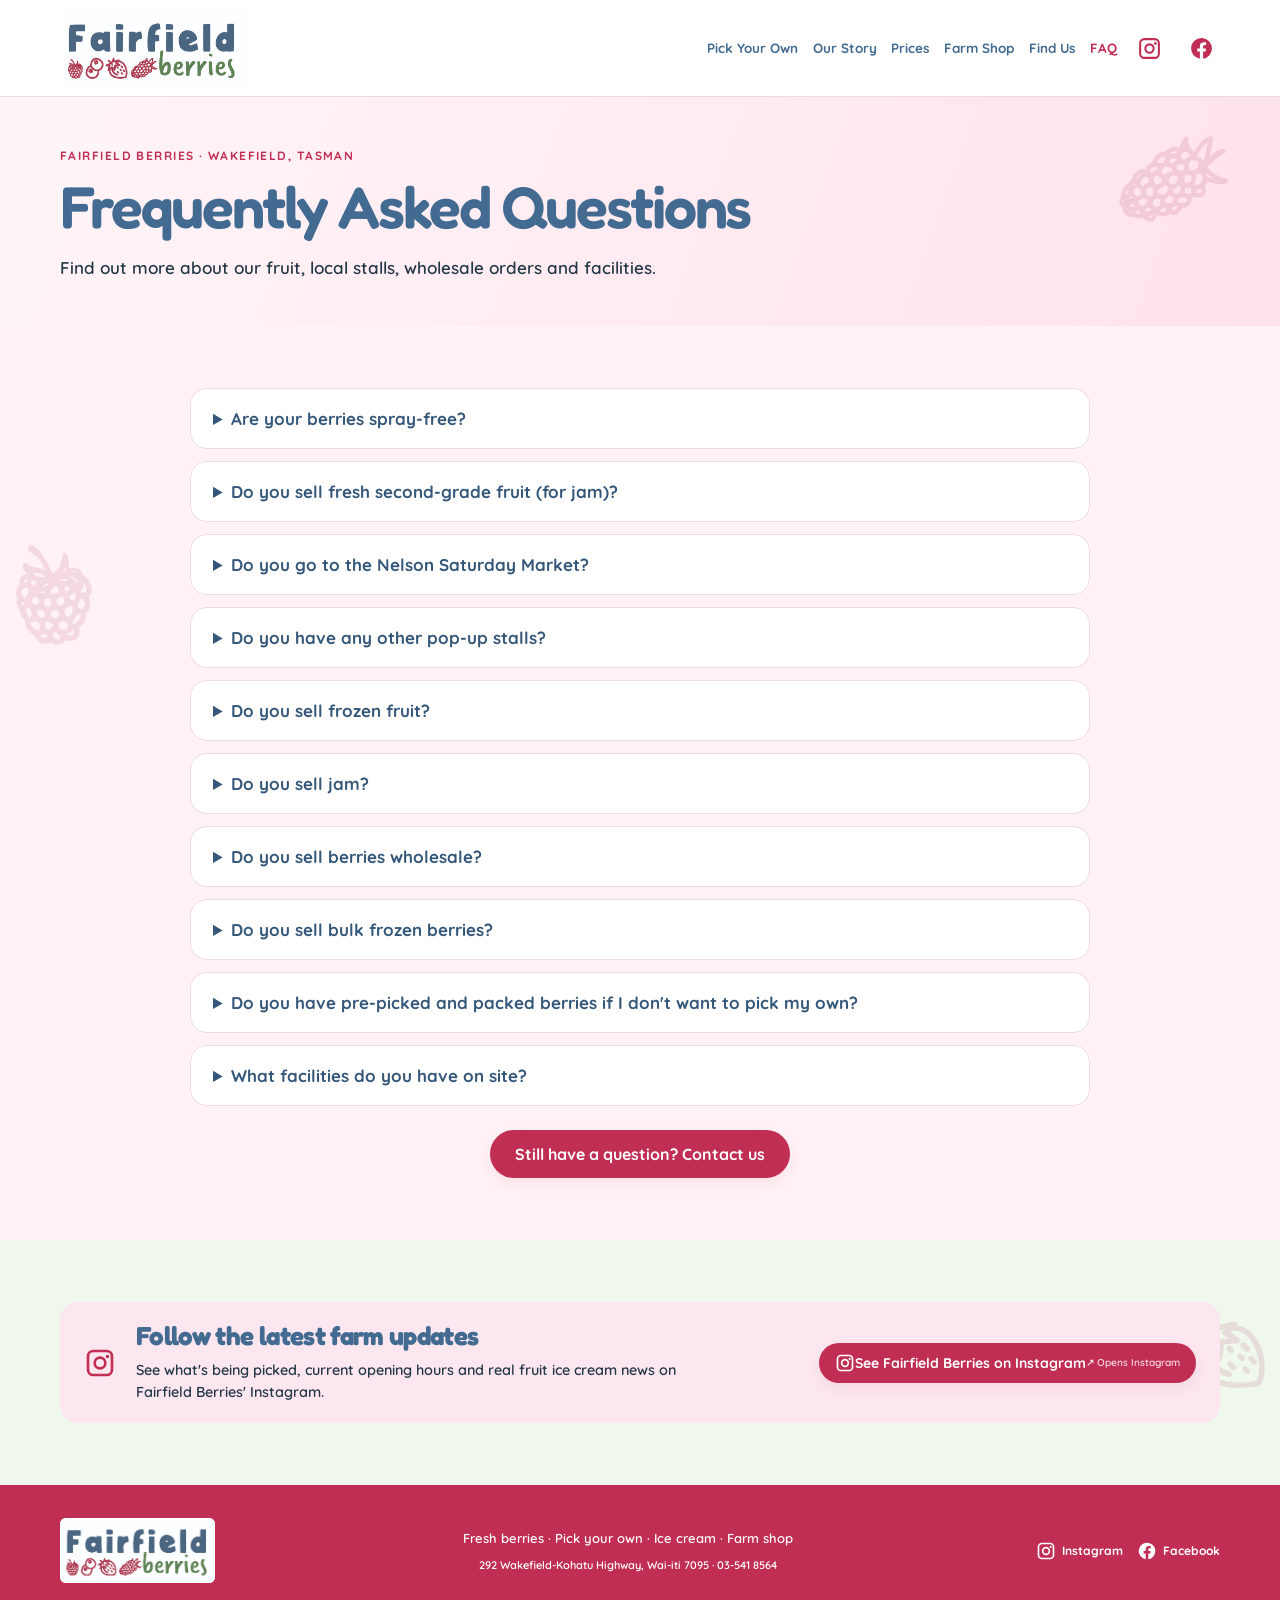
<file: faq.html>
<!doctype html><html lang="en-NZ"><head><meta charset="utf-8"><meta name="viewport" content="width=device-width,initial-scale=1"><meta name="description" content="Frequently Asked Questions at Fairfield Berries, Wakefield, Tasman, New Zealand."><title>Frequently Asked Questions | Fairfield Berries</title><link rel="icon" type="image/svg+xml" href="public/logos/fairfield-icon.svg"><link rel="stylesheet" href="styles.css?v=20261113-10"><link rel="stylesheet" href="site.css?v=4"></head><body class="option-a inner-page"><header class="site-header"><div class="wrap header-inner"><a class="site-logo" href="index.html" aria-label="Fairfield Berries home"><img src="public/logos/Fairfield%20Berries%20Logos-02.jpg" alt="Fairfield Berries"></a><button class="menu-toggle" type="button" aria-label="Toggle navigation" aria-expanded="false">☰</button><nav class="site-nav" aria-label="Main navigation"><a href="pick-your-own.html">Pick Your Own</a><a href="our-story.html">Our Story</a><a href="prices.html">Prices</a><a href="farm-shop.html">Farm Shop</a><a href="find-us.html">Find Us</a><a href="faq.html" aria-current="page">FAQ</a><a class="nav-social" href="https://www.instagram.com/fairfield_berries/" target="_blank" rel="noopener noreferrer" aria-label="Instagram"><svg viewBox="0 0 24 24" aria-hidden="true"><path d="M7 2h10a5 5 0 0 1 5 5v10a5 5 0 0 1-5 5H7a5 5 0 0 1-5-5V7a5 5 0 0 1 5-5zm0 2a3 3 0 0 0-3 3v10a3 3 0 0 0 3 3h10a3 3 0 0 0 3-3V7a3 3 0 0 0-3-3H7zm5 3a5 5 0 1 1 0 10 5 5 0 0 1 0-10zm0 2a3 3 0 1 0 0 6 3 3 0 0 0 0-6zm5.6-3.2a1.3 1.3 0 1 1 0 2.6 1.3 1.3 0 0 1 0-2.6z"/></svg></a><a class="nav-social" href="https://www.facebook.com/fairfieldberries" target="_blank" rel="noopener noreferrer" aria-label="Facebook"><svg viewBox="0 0 24 24" aria-hidden="true"><path d="M22 12A10 10 0 1 0 10.44 21.9v-7.03H7.9V12h2.54V9.8c0-2.5 1.49-3.89 3.77-3.89 1.09 0 2.23.2 2.23.2v2.46h-1.26c-1.24 0-1.62.77-1.62 1.56V12h2.76l-.44 2.87h-2.32v7.03A10 10 0 0 0 22 12z"/></svg></a></nav></div></header><main><section class="inner-hero"><div class="wrap"><span class="eyebrow">Fairfield Berries · Wakefield, Tasman</span><h1>Frequently Asked Questions</h1><p>Find out more about our fruit, local stalls, wholesale orders and facilities.</p></div></section><section class="inner-section alt"><img class="page-decor left" alt="" aria-hidden="true" src="public/images/raspberry-logo-art.svg"><div class="wrap"><div class="faq-list">
<details id="spray-free"><summary>Are your berries spray-free?</summary><p>We are not spray-free. We follow a standard spray programme for our crops, including fungicides and insecticides, as well as targeted weed spraying where needed. We strictly adhere to withholding periods for chemicals, and our fruit is residue tested to ensure it is within tolerances. While we would love to be spray-free, it wouldn't be commercially viable to do so.</p></details>
<details id="second-grade"><summary>Do you sell fresh second-grade fruit (for jam)?</summary><p>Yes, we do. You'll find this for sale in our shop.</p></details>
<details id="nelson-market"><summary>Do you go to the Nelson Saturday Market?</summary><p>No, sorry, we don't.</p></details>
<details id="pop-up-stalls"><summary>Do you have any other pop-up stalls?</summary><p>Yes! We'll be at the following places over summer 2026/27:</p><ul><li><strong>Quinney's Bush Campground:</strong> 10.30–11.30am daily, 19 December–17 January.</li><li><strong>Classic Cars Museum car park:</strong> 10am–1pm daily, 19 December–17 January.</li><li><strong>Lake Rotoiti, outside the Community Hall:</strong> 12.15–1.15pm daily, 19–24 December, then 26, 28 and 30 December, and 2, 5, 8, 11, 14 and 17 January.</li></ul><p>Keep an eye on updates on our <a class="inline-link" href="https://www.facebook.com/fairfieldberries" target="_blank" rel="noopener noreferrer">Facebook page</a>.</p></details>
<details id="frozen"><summary>Do you sell frozen fruit?</summary><p>Yes, we do. All are packed in 1 kg bags and range from $10–$16.</p></details>
<details id="jam"><summary>Do you sell jam?</summary><p>Yes, we sell our very own homemade jam using our own berries.</p></details>
<details id="wholesale"><summary>Do you sell berries wholesale?</summary><p>Yes, we do. Please send us an email enquiry at <a class="inline-link" href="mailto:fairfieldberries@gmail.com">fairfieldberries@gmail.com</a>.</p></details>
<details id="bulk-frozen"><summary>Do you sell bulk frozen berries?</summary><p>Yes, we do, usually in 8 kg or 10 kg quantities. Please text Elise on <a class="inline-link" href="sms:+64276367214">027 636 7214</a> to arrange.</p></details>
<details id="pre-picked"><summary>Do you have pre-picked and packed berries if I don't want to pick my own?</summary><p>Yes, for sure. You'll find these for sale in the chiller in our shop.</p></details>
<details id="facilities"><summary>What facilities do you have on site?</summary><ul><li><strong>Bathrooms:</strong> One spacious bathroom with room for a wheelchair and a baby change table. Please note there is a small raised threshold at the entrance and no ramp.</li><li><strong>Parking:</strong> Free on-site parking, with wheelchair and pram access.</li><li><strong>Payment:</strong> Cash, Visa debit, credit and payWave.</li></ul></details>
</div><div class="actions faq-contact-actions" style="justify-content:center"><a class="button" href="find-us.html">Still have a question? Contact us</a></div></div></section><section class="inner-section green"><img class="page-decor right" alt="" aria-hidden="true" src="public/images/strawberry-logo-art.svg"><div class="wrap"><div class="social-panel"><div class="social-icon" aria-hidden="true"><svg viewBox="0 0 24 24" aria-hidden="true"><path d="M7 2h10a5 5 0 0 1 5 5v10a5 5 0 0 1-5 5H7a5 5 0 0 1-5-5V7a5 5 0 0 1 5-5zm0 2a3 3 0 0 0-3 3v10a3 3 0 0 0 3 3h10a3 3 0 0 0 3-3V7a3 3 0 0 0-3-3H7zm5 3a5 5 0 1 1 0 10 5 5 0 0 1 0-10zm0 2a3 3 0 1 0 0 6 3 3 0 0 0 0-6zm5.6-3.2a1.3 1.3 0 1 1 0 2.6 1.3 1.3 0 0 1 0-2.6z"/></svg></div><h2>Follow the latest farm updates</h2><p>See what's being picked, current opening hours and real fruit ice cream news on Fairfield Berries' Instagram.</p><a class="button" target="_blank" rel="noopener noreferrer" href="https://www.instagram.com/fairfield_berries/"><svg class="external-instagram-icon" viewBox="0 0 24 24" aria-hidden="true"><path d="M7 2h10a5 5 0 0 1 5 5v10a5 5 0 0 1-5 5H7a5 5 0 0 1-5-5V7a5 5 0 0 1 5-5zm0 2a3 3 0 0 0-3 3v10a3 3 0 0 0 3 3h10a3 3 0 0 0 3-3V7a3 3 0 0 0-3-3H7zm5 3a5 5 0 1 1 0 10 5 5 0 0 1 0-10zm0 2a3 3 0 1 0 0 6 3 3 0 0 0 0-6zm5.6-3.2a1.3 1.3 0 1 1 0 2.6 1.3 1.3 0 0 1 0-2.6z"/></svg>See Fairfield Berries on Instagram <span class="offsite-label">↗ Opens Instagram</span></a></div></div></section></main><footer class="footer"><div class="wrap footer-inner"><a class="footer-logo" href="index.html"><img src="public/logos/Fairfield%20Berries%20Logos-02.jpg" alt="Fairfield Berries"></a><div class="footer-content"><p>Fresh berries · Pick your own · Ice cream · Farm shop</p><small>292 Wakefield-Kohatu Highway, Wai-iti 7095 · 03-541 8564</small></div><div class="footer-social"><a href="https://www.instagram.com/fairfield_berries/" target="_blank" rel="noopener noreferrer"><svg viewBox="0 0 24 24" aria-hidden="true"><path d="M7 2h10a5 5 0 0 1 5 5v10a5 5 0 0 1-5 5H7a5 5 0 0 1-5-5V7a5 5 0 0 1 5-5zm0 2a3 3 0 0 0-3 3v10a3 3 0 0 0 3 3h10a3 3 0 0 0 3-3V7a3 3 0 0 0-3-3H7zm5 3a5 5 0 1 1 0 10 5 5 0 0 1 0-10zm0 2a3 3 0 1 0 0 6 3 3 0 0 0 0-6zm5.6-3.2a1.3 1.3 0 1 1 0 2.6 1.3 1.3 0 0 1 0-2.6z"/></svg> Instagram</a><a href="https://www.facebook.com/fairfieldberries" target="_blank" rel="noopener noreferrer"><svg viewBox="0 0 24 24" aria-hidden="true"><path d="M22 12A10 10 0 1 0 10.44 21.9v-7.03H7.9V12h2.54V9.8c0-2.5 1.49-3.89 3.77-3.89 1.09 0 2.23.2 2.23.2v2.46h-1.26c-1.24 0-1.62.77-1.62 1.56V12h2.76l-.44 2.87h-2.32v7.03A10 10 0 0 0 22 12z"/></svg> Facebook</a></div></div></footer><script src="site.js"></script></body></html>
</file>
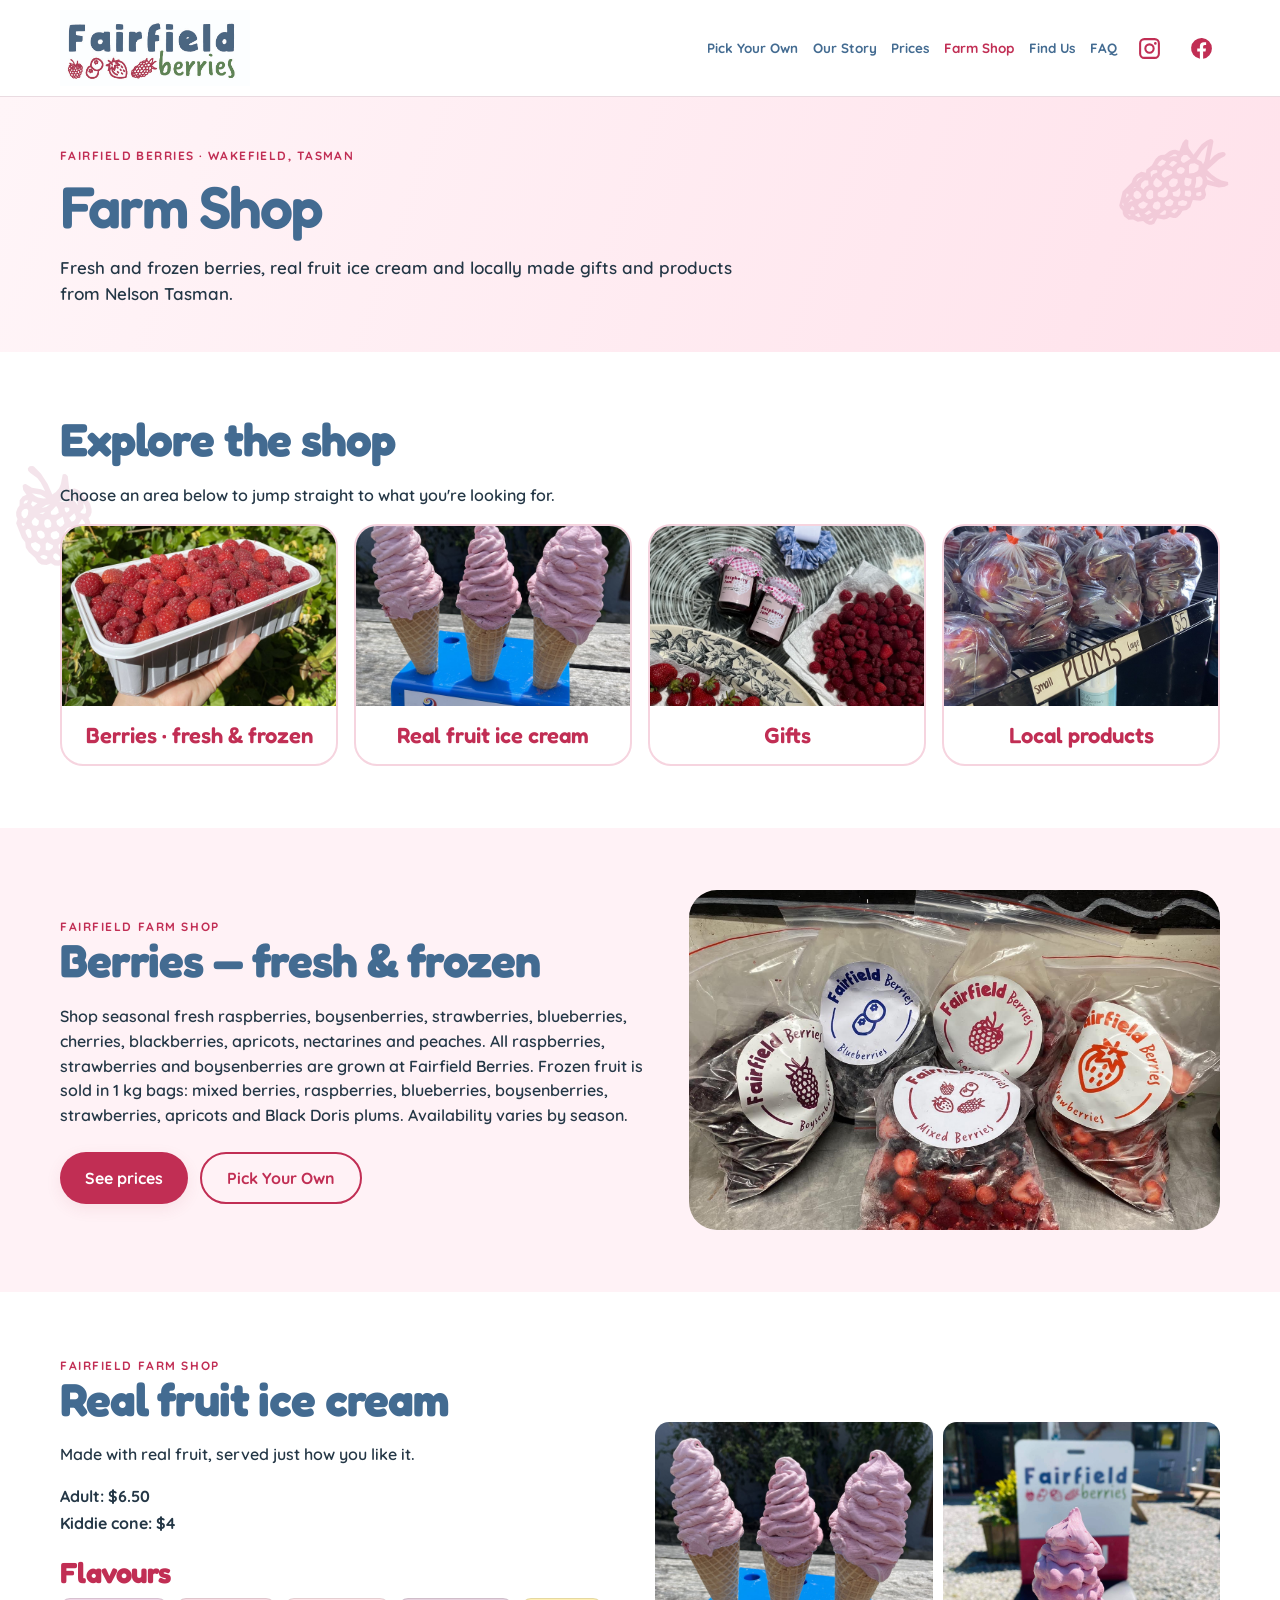
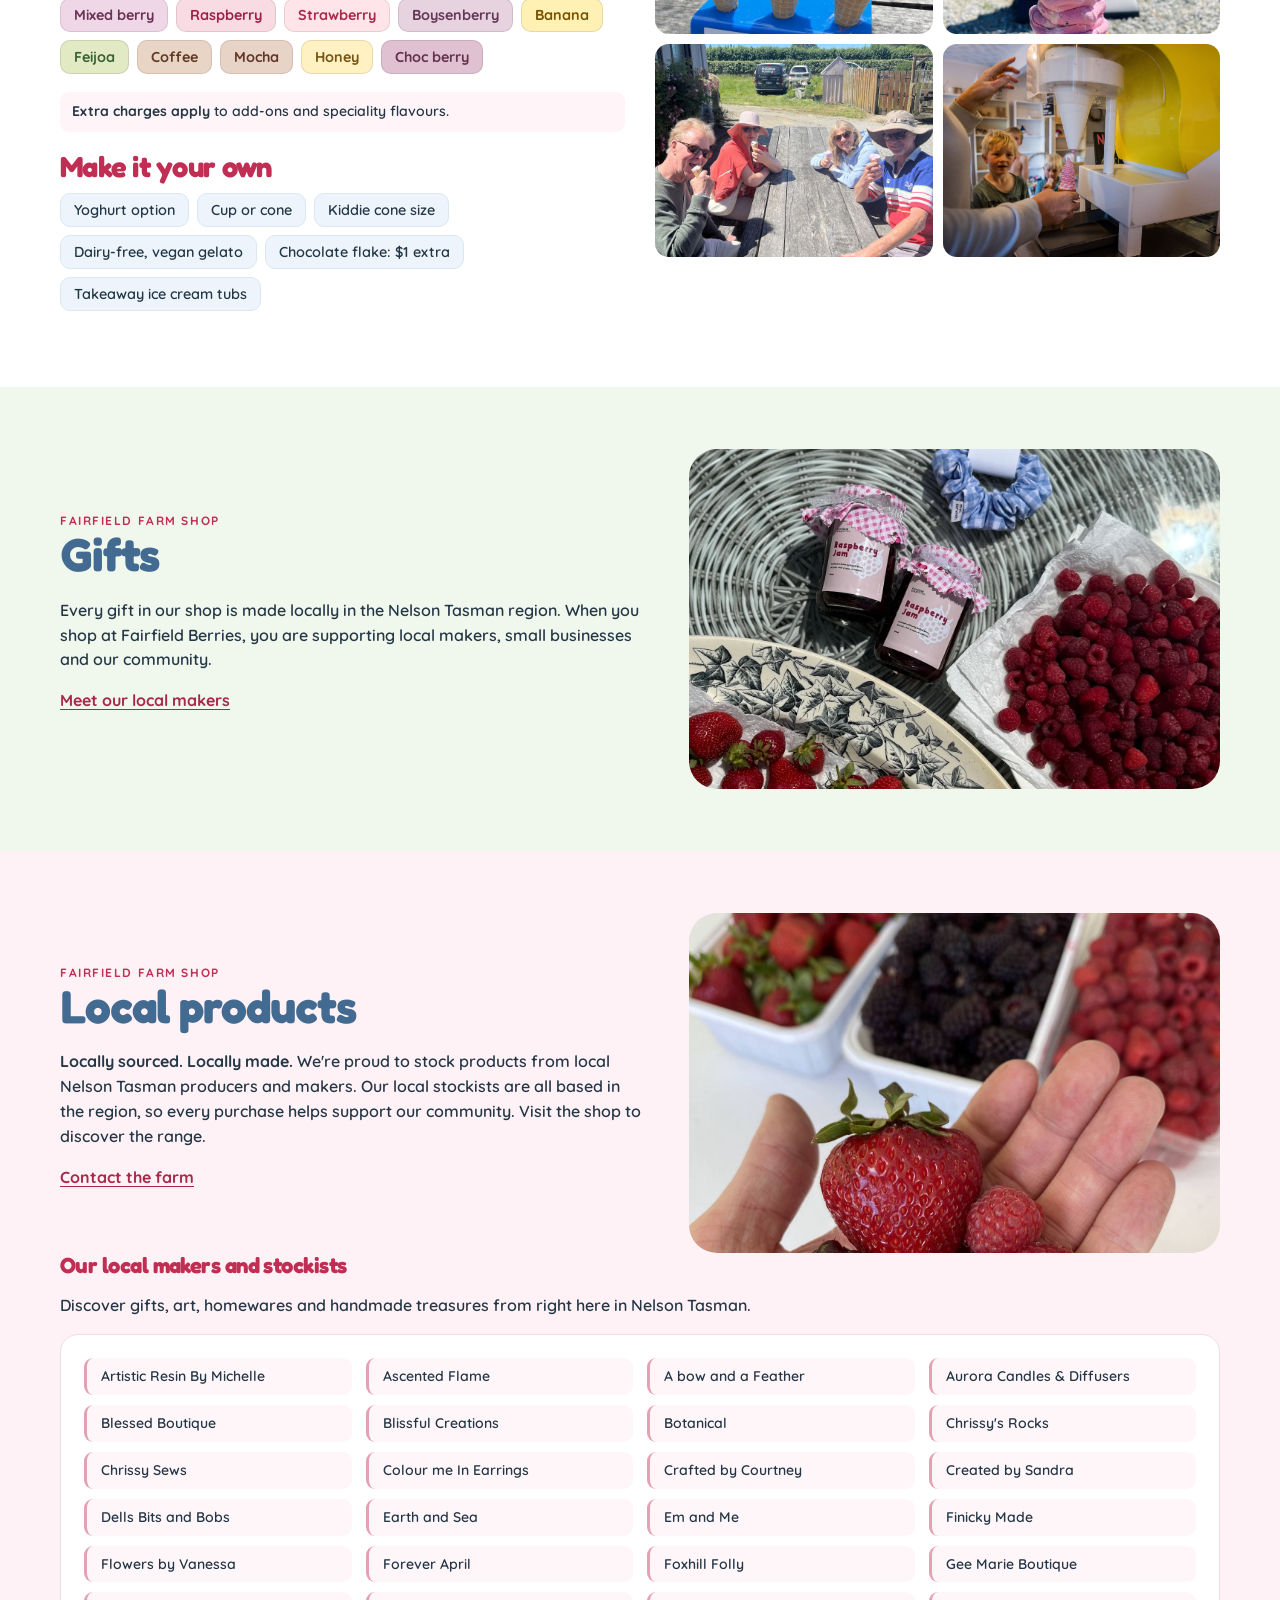
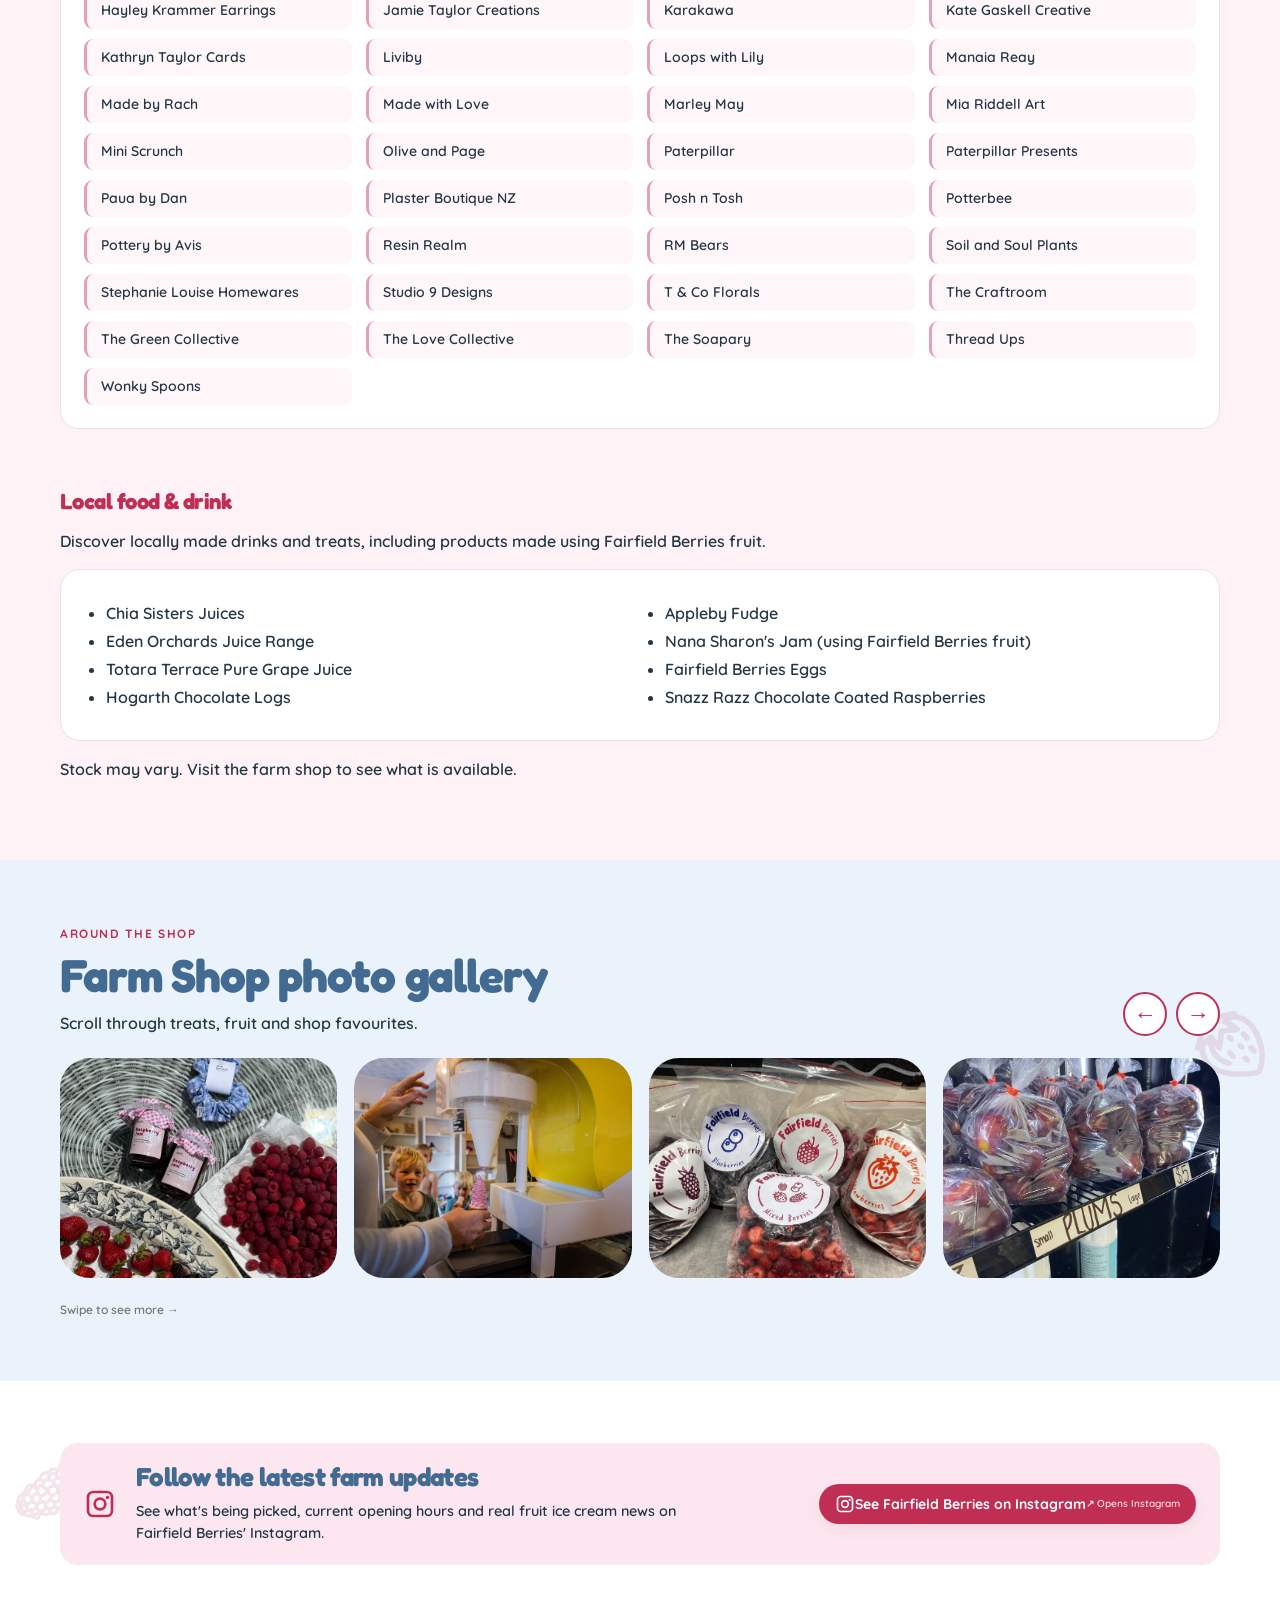
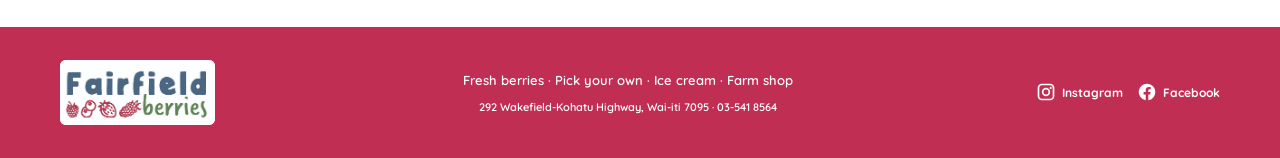
<file: farm-shop.html>
<!doctype html><html lang="en-NZ"><head><meta charset="utf-8"><meta name="viewport" content="width=device-width,initial-scale=1"><meta name="description" content="Farm Shop at Fairfield Berries, Wakefield, Tasman, New Zealand."><title>Farm Shop | Fairfield Berries</title><link rel="icon" type="image/svg+xml" href="public/logos/fairfield-icon.svg"><link rel="stylesheet" href="styles.css?v=20261113-10"><link rel="stylesheet" href="site.css?v=4"></head><body class="option-a inner-page"><header class="site-header"><div class="wrap header-inner"><a class="site-logo" href="index.html" aria-label="Fairfield Berries home"><img src="public/logos/Fairfield%20Berries%20Logos-02.jpg" alt="Fairfield Berries"></a><button class="menu-toggle" type="button" aria-label="Toggle navigation" aria-expanded="false">☰</button><nav class="site-nav" aria-label="Main navigation"><a href="pick-your-own.html">Pick Your Own</a><a href="our-story.html">Our Story</a><a href="prices.html">Prices</a><a href="farm-shop.html" aria-current="page">Farm Shop</a><a href="find-us.html">Find Us</a><a href="faq.html">FAQ</a><a class="nav-social" href="https://www.instagram.com/fairfield_berries/" target="_blank" rel="noopener noreferrer" aria-label="Instagram"><svg viewBox="0 0 24 24" aria-hidden="true"><path d="M7 2h10a5 5 0 0 1 5 5v10a5 5 0 0 1-5 5H7a5 5 0 0 1-5-5V7a5 5 0 0 1 5-5zm0 2a3 3 0 0 0-3 3v10a3 3 0 0 0 3 3h10a3 3 0 0 0 3-3V7a3 3 0 0 0-3-3H7zm5 3a5 5 0 1 1 0 10 5 5 0 0 1 0-10zm0 2a3 3 0 1 0 0 6 3 3 0 0 0 0-6zm5.6-3.2a1.3 1.3 0 1 1 0 2.6 1.3 1.3 0 0 1 0-2.6z"/></svg></a><a class="nav-social" href="https://www.facebook.com/fairfieldberries" target="_blank" rel="noopener noreferrer" aria-label="Facebook"><svg viewBox="0 0 24 24" aria-hidden="true"><path d="M22 12A10 10 0 1 0 10.44 21.9v-7.03H7.9V12h2.54V9.8c0-2.5 1.49-3.89 3.77-3.89 1.09 0 2.23.2 2.23.2v2.46h-1.26c-1.24 0-1.62.77-1.62 1.56V12h2.76l-.44 2.87h-2.32v7.03A10 10 0 0 0 22 12z"/></svg></a></nav></div></header><main><section class="inner-hero"><div class="wrap"><span class="eyebrow">Fairfield Berries · Wakefield, Tasman</span><h1>Farm Shop</h1><p>Fresh and frozen berries, real fruit ice cream and locally made gifts and products from Nelson Tasman.</p></div></section><section class="inner-section"><img class="page-decor left" alt="" aria-hidden="true" src="public/images/raspberry-logo-art.svg"><div class="wrap"><h2>Explore the shop</h2><p>Choose an area below to jump straight to what you're looking for.</p><div class="detail-nav"><a href="#berries"><img src="public/images/IMG_9956.jpeg" alt="Fresh berries"><strong>Berries · fresh & frozen</strong></a><a href="#icecream"><img src="public/images/IMG_5247.jpeg" alt="Real fruit ice cream"><strong>Real fruit ice cream</strong></a><a href="#gifts"><img src="public/images/berry-jam.webp" alt="Fairfield raspberry jam and locally made gifts"><strong>Gifts</strong></a><a href="#local"><img src="public/images/IMG_0546.jpeg" alt="A selection of shop produce"><strong>Local products</strong></a></div></div></section><section class="inner-section alt anchor-offset" id="berries"><div class="wrap split"><div><span class="eyebrow">Fairfield farm shop</span><h2>Berries — fresh & frozen</h2><p class="berries-description">Shop seasonal fresh raspberries, boysenberries, strawberries, blueberries, cherries, blackberries, apricots, nectarines and peaches. All raspberries, strawberries and boysenberries are grown at Fairfield Berries. Frozen fruit is sold in 1 kg bags: mixed berries, raspberries, blueberries, boysenberries, strawberries, apricots and Black Doris plums. Availability varies by season.</p><ul class="berries-mobile-facts"><li><strong>Fresh fruit:</strong> Raspberries, boysenberries, strawberries, blueberries, cherries, blackberries, apricots, nectarines and peaches.</li><li><strong>Grown at Fairfield:</strong> Raspberries, strawberries and boysenberries.</li><li><strong>Frozen 1 kg bags:</strong> Mixed berries, raspberries, blueberries, boysenberries, strawberries, apricots and Black Doris plums.</li><li><strong>Availability:</strong> Changes with the season.</li></ul><div class="actions"><a class="button" href="prices.html">See prices</a><a class="button outline" href="pick-your-own.html">Pick Your Own</a></div></div><img class="split-photo" src="public/images/IMG_0549.JPG" alt="Berries — fresh & frozen at Fairfield Berries" loading="lazy"></div></section><section class="inner-section  anchor-offset" id="icecream"><div class="wrap split"><div><span class="eyebrow">Fairfield farm shop</span><h2>Real fruit ice cream</h2><p>Made with real fruit, served just how you like it.</p><p class="icecream-prices"><strong>Adult: $6.50</strong><br><strong>Kiddie cone: $4</strong></p><h3>Flavours</h3><ul class="flavour-chips"><li>Mixed berry</li><li>Raspberry</li><li>Strawberry</li><li>Boysenberry</li><li>Banana</li><li>Feijoa</li><li>Coffee</li><li>Mocha</li><li>Honey</li><li>Choc berry</li></ul><p class="option-note"><strong>Extra charges apply</strong> to add-ons and speciality flavours.</p><h3>Make it your own</h3><ul class="icecream-options"><li>Yoghurt option</li><li>Cup or cone</li><li>Kiddie cone size</li><li>Dairy-free, vegan gelato</li><li>Chocolate flake: $1 extra</li><li>Takeaway ice cream tubs</li></ul></div><div class="shop-photo-quad" aria-label="Real fruit ice creams at Fairfield Berries"><img src="public/images/IMG_5247.jpeg" alt="Three pink real fruit ice cream cones" loading="lazy"><img src="public/images/IMG_8281.JPG" alt="Freshly served real fruit ice cream" loading="lazy"><img src="public/images/IMG_4282.jpeg" alt="Enjoying real fruit ice cream at Fairfield" loading="lazy"><img src="public/images/2023JulyNelson-9853.jpg" alt="Real fruit ice cream being made" loading="lazy"></div></div></section><section class="inner-section green anchor-offset" id="gifts"><div class="wrap split"><div><span class="eyebrow">Fairfield farm shop</span><h2>Gifts</h2><p>Every gift in our shop is made locally in the Nelson Tasman region. When you shop at Fairfield Berries, you are supporting local makers, small businesses and our community.</p><p><a class="inline-link" href="#local-stockists">Meet our local makers</a></p></div><img class="split-photo" src="public/images/berry-jam.webp" alt="Locally made jam and gifts at Fairfield Berries" loading="lazy"></div></section><section class="inner-section alt anchor-offset" id="local"><div class="wrap split"><div><span class="eyebrow">Fairfield farm shop</span><h2>Local products</h2><p class="local-products-desktop"><strong>Locally sourced. Locally made.</strong> We're proud to stock products from local Nelson Tasman producers and makers. Our local stockists are all based in the region, so every purchase helps support our community. Visit the shop to discover the range.</p><ul class="local-products-mobile"><li><strong>Locally sourced and made</strong> in Nelson Tasman.</li><li>Discover gifts, food and other products from local makers.</li><li>Every purchase helps support our community.</li><li>Visit the shop to explore what’s available.</li></ul><p><a class="inline-link" href="find-us.html">Contact the farm</a></p></div><img class="split-photo" src="public/images/IMG_0320.jpeg" alt="A selection of Fairfield Berries farm shop products" loading="lazy"></div>
<div class="wrap">
  <h3 id="local-stockists">Our local makers and stockists</h3>
  <p>Discover gifts, art, homewares and handmade treasures from right here in Nelson Tasman.</p>
  <div class="stockists-panel"><ul class="stockists-grid">
  <li>Artistic Resin By Michelle</li>
  <li>Ascented Flame</li>
  <li>A bow and a Feather</li>
  <li>Aurora Candles &amp; Diffusers</li>
  <li>Blessed Boutique</li>
  <li>Blissful Creations</li>
  <li>Botanical</li>
  <li>Chrissy's Rocks</li>
  <li>Chrissy Sews</li>
  <li>Colour me In Earrings</li>
  <li>Crafted by Courtney</li>
  <li>Created by Sandra</li>
  <li>Dells Bits and Bobs</li>
  <li>Earth and Sea</li>
  <li>Em and Me</li>
  <li>Finicky Made</li>
  <li>Flowers by Vanessa</li>
  <li>Forever April</li>
  <li>Foxhill Folly</li>
  <li>Gee Marie Boutique</li>
  <li>Hayley Krammer Earrings</li>
  <li>Jamie Taylor Creations</li>
  <li>Karakawa</li>
  <li>Kate Gaskell Creative</li>
  <li>Kathryn Taylor Cards</li>
  <li>Liviby</li>
  <li>Loops with Lily</li>

  <li>Manaia Reay</li>
  <li>Made by Rach</li>
  <li>Made with Love</li>
  <li>Marley May</li>
  <li>Mia Riddell Art</li>
  <li>Mini Scrunch</li>
  <li>Olive and Page</li>
  <li>Paterpillar</li>
  <li>Paterpillar Presents</li>
  <li>Paua by Dan</li>
  <li>Plaster Boutique NZ</li>
  <li>Posh n Tosh</li>
  <li>Potterbee</li>
  <li>Pottery by Avis</li>
  <li>Resin Realm</li>
  <li>RM Bears</li>
  <li>Soil and Soul Plants</li>
  <li>Stephanie Louise Homewares</li>
  <li>Studio 9 Designs</li>
  <li>T &amp; Co Florals</li>
  <li>The Craftroom</li>
  <li>The Green Collective</li>
  <li>The Love Collective</li>
  <li>The Soapary</li>
  <li>Thread Ups</li>
  <li>Wonky Spoons</li>
</ul></div>
  <h3 class="local-food-heading">Local food &amp; drink</h3>
  <p>Discover locally made drinks and treats, including products made using Fairfield Berries fruit.</p>
  <div class="product-box local-food-card">
    <ul class="food-grid">
  <li>Chia Sisters Juices</li>
  <li>Eden Orchards Juice Range</li>
  <li>Totara Terrace Pure Grape Juice</li>
  <li>Hogarth Chocolate Logs</li>
  <li>Appleby Fudge</li>
  <li>Nana Sharon's Jam (using Fairfield Berries fruit)</li>
  <li>Fairfield Berries Eggs</li>
  <li>Snazz Razz Chocolate Coated Raspberries</li>
</ul>
  </div>
  <p>Stock may vary. Visit the farm shop to see what is available.</p>
</div>
</section><section class="inner-section blue"><img class="page-decor right" alt="" aria-hidden="true" src="public/images/strawberry-logo-art.svg"><div class="wrap"><div class="gallery-head"><div><span class="eyebrow">Around the shop</span><h2>Farm Shop photo gallery</h2><p>Scroll through treats, fruit and shop favourites.</p></div><div class="focus-controls"><button type="button" data-carousel="shop-track" data-direction="-1" aria-label="Previous shop photo">←</button><button type="button" data-carousel="shop-track" data-direction="1" aria-label="Next shop photo">→</button></div></div><div class="focus-track" id="shop-track" tabindex="0" aria-label="The Farm Shop photographs, swipe to browse">
<figure><img loading="lazy" src="public/images/berry-jam.webp" alt="Raspberry jam, fresh berries and locally made scrunchies"></figure>
<figure><img loading="lazy" src="public/images/2023JulyNelson-9853.jpg" alt="Real fruit ice cream being made"></figure><figure><img loading="lazy" src="public/images/IMG_0549.JPG" alt="Fairfield Berries frozen berry packs"></figure><figure><img loading="lazy" src="public/images/IMG_0546.jpeg" alt="Plums and other produce inside the farm shop"></figure><figure><img loading="lazy" src="public/images/IMG_4282.jpeg" alt="Visitors enjoying ice cream at the farm"></figure><figure><img loading="lazy" src="public/images/IMG_5236.JPG" alt="Cherries available at Fairfield Berries"></figure><figure><img loading="lazy" src="public/images/IMG_8281.JPG" alt="A real fruit ice cream outside the farm shop"></figure><figure><img loading="lazy" src="public/images/IMG_9503.jpeg" alt="Fairfield Berries raspberry jam"></figure><figure><img loading="lazy" src="public/images/IMG_9905.JPG" alt="Real fruit ice cream in the machine"></figure><figure><img loading="lazy" src="public/images/IMG_9736.jpeg" alt="Fairfield Berries roadside and shop sign"></figure><figure><img loading="lazy" src="public/images/IMG_0320.jpeg" alt="Fresh mixed berry selection"></figure><figure><img loading="lazy" src="public/images/att.ncTzTL5oV1DxraBRiECZL8KEJpg0W0GxUp6aZ-5-NtA.jpg" alt="Fruit juices available in the farm shop"></figure><figure><img loading="lazy" src="public/images/att.ppPPLj3SfPF1LrcaUAv5IeHrudfxnGsH99uxMZJXOxI.jpg" alt="Fruit snacks available at the farm shop"></figure><figure><img loading="lazy" src="public/images/shop-3.jpg" alt="Canned drinks on display in the farm shop"></figure></div><p class="focus-hint">Swipe to see more →</p></div></section><section class="inner-section"><img class="page-decor left" alt="" aria-hidden="true" src="public/images/boysenberry-logo-art.svg"><div class="wrap"><div class="social-panel"><div class="social-icon" aria-hidden="true"><svg viewBox="0 0 24 24" aria-hidden="true"><path d="M7 2h10a5 5 0 0 1 5 5v10a5 5 0 0 1-5 5H7a5 5 0 0 1-5-5V7a5 5 0 0 1 5-5zm0 2a3 3 0 0 0-3 3v10a3 3 0 0 0 3 3h10a3 3 0 0 0 3-3V7a3 3 0 0 0-3-3H7zm5 3a5 5 0 1 1 0 10 5 5 0 0 1 0-10zm0 2a3 3 0 1 0 0 6 3 3 0 0 0 0-6zm5.6-3.2a1.3 1.3 0 1 1 0 2.6 1.3 1.3 0 0 1 0-2.6z"/></svg></div><h2>Follow the latest farm updates</h2><p>See what's being picked, current opening hours and real fruit ice cream news on Fairfield Berries' Instagram.</p><a class="button" target="_blank" rel="noopener noreferrer" href="https://www.instagram.com/fairfield_berries/"><svg class="external-instagram-icon" viewBox="0 0 24 24" aria-hidden="true"><path d="M7 2h10a5 5 0 0 1 5 5v10a5 5 0 0 1-5 5H7a5 5 0 0 1-5-5V7a5 5 0 0 1 5-5zm0 2a3 3 0 0 0-3 3v10a3 3 0 0 0 3 3h10a3 3 0 0 0 3-3V7a3 3 0 0 0-3-3H7zm5 3a5 5 0 1 1 0 10 5 5 0 0 1 0-10zm0 2a3 3 0 1 0 0 6 3 3 0 0 0 0-6zm5.6-3.2a1.3 1.3 0 1 1 0 2.6 1.3 1.3 0 0 1 0-2.6z"/></svg>See Fairfield Berries on Instagram <span class="offsite-label">↗ Opens Instagram</span></a></div></div></section></main><footer class="footer"><div class="wrap footer-inner"><a class="footer-logo" href="index.html"><img src="public/logos/Fairfield%20Berries%20Logos-02.jpg" alt="Fairfield Berries"></a><div class="footer-content"><p>Fresh berries · Pick your own · Ice cream · Farm shop</p><small>292 Wakefield-Kohatu Highway, Wai-iti 7095 · 03-541 8564</small></div><div class="footer-social"><a href="https://www.instagram.com/fairfield_berries/" target="_blank" rel="noopener noreferrer"><svg viewBox="0 0 24 24" aria-hidden="true"><path d="M7 2h10a5 5 0 0 1 5 5v10a5 5 0 0 1-5 5H7a5 5 0 0 1-5-5V7a5 5 0 0 1 5-5zm0 2a3 3 0 0 0-3 3v10a3 3 0 0 0 3 3h10a3 3 0 0 0 3-3V7a3 3 0 0 0-3-3H7zm5 3a5 5 0 1 1 0 10 5 5 0 0 1 0-10zm0 2a3 3 0 1 0 0 6 3 3 0 0 0 0-6zm5.6-3.2a1.3 1.3 0 1 1 0 2.6 1.3 1.3 0 0 1 0-2.6z"/></svg> Instagram</a><a href="https://www.facebook.com/fairfieldberries" target="_blank" rel="noopener noreferrer"><svg viewBox="0 0 24 24" aria-hidden="true"><path d="M22 12A10 10 0 1 0 10.44 21.9v-7.03H7.9V12h2.54V9.8c0-2.5 1.49-3.89 3.77-3.89 1.09 0 2.23.2 2.23.2v2.46h-1.26c-1.24 0-1.62.77-1.62 1.56V12h2.76l-.44 2.87h-2.32v7.03A10 10 0 0 0 22 12z"/></svg> Facebook</a></div></div></footer><script src="site.js"></script></body></html>
</file>
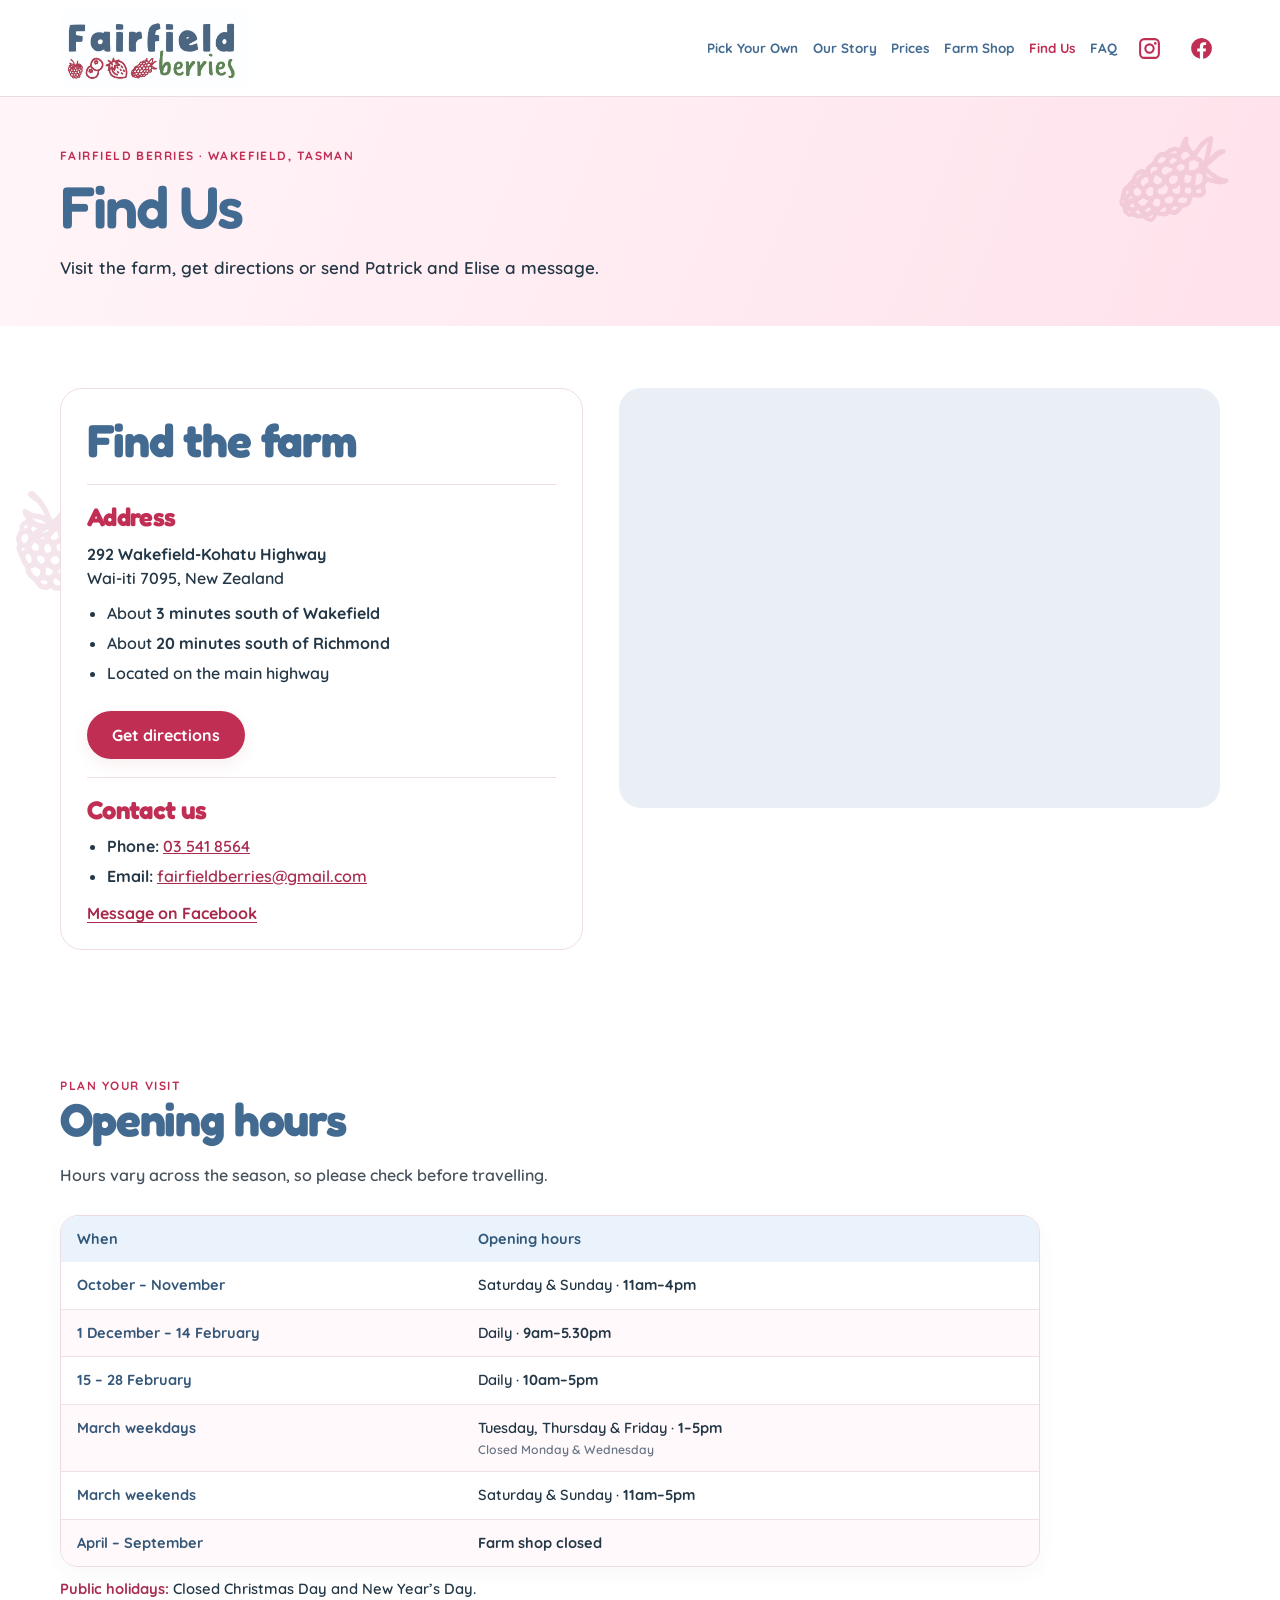
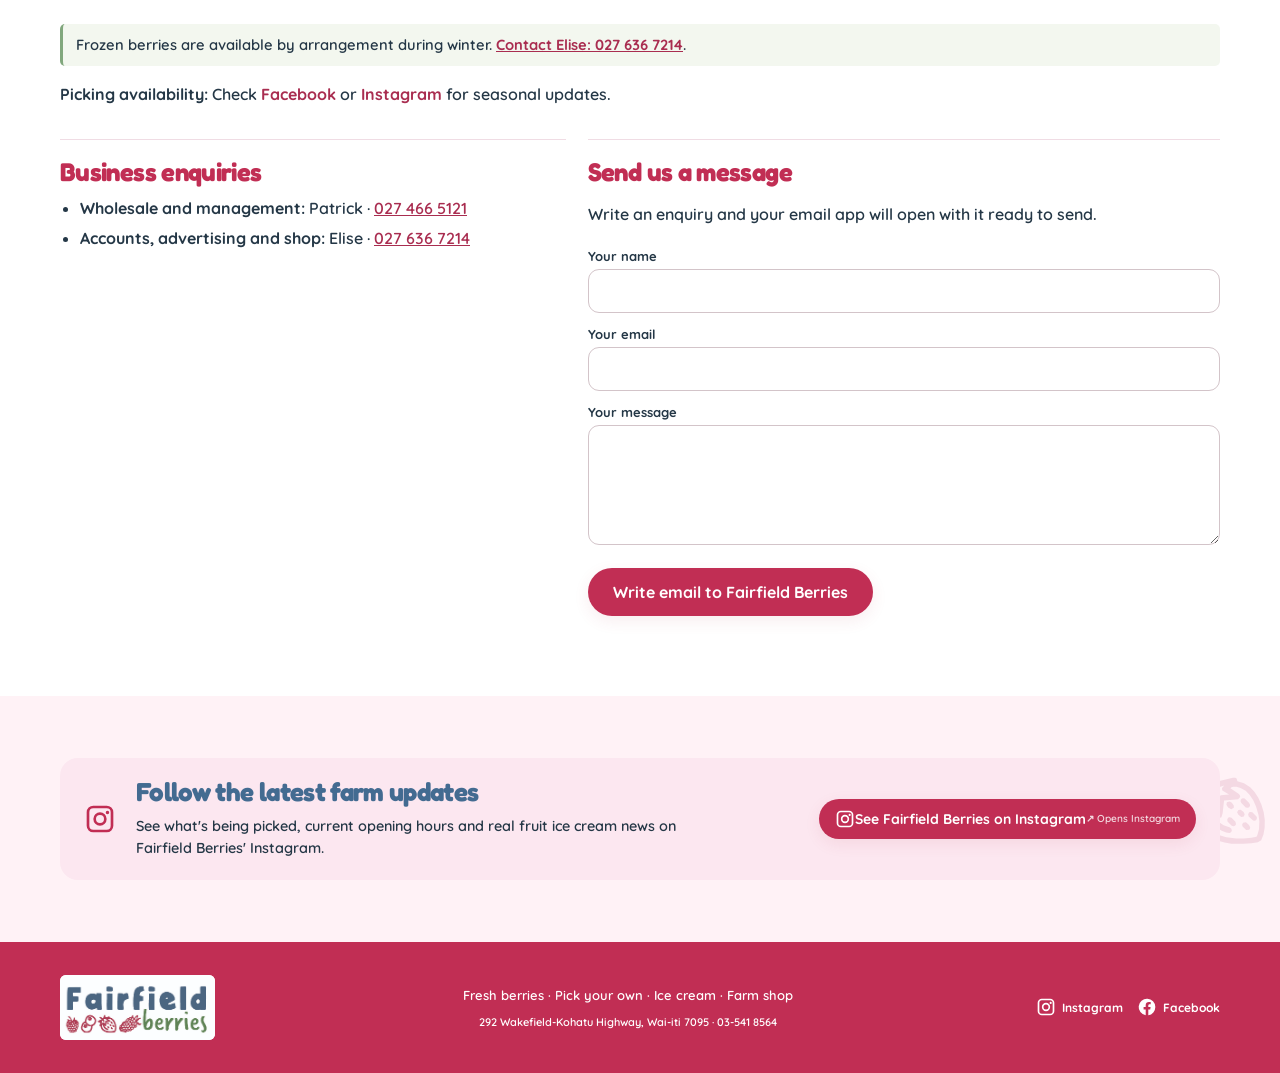
<file: find-us.html>
<!doctype html><html lang="en-NZ"><head><meta charset="utf-8"><meta name="viewport" content="width=device-width,initial-scale=1"><meta name="description" content="Find Us at Fairfield Berries, Wakefield, Tasman, New Zealand."><title>Find Us | Fairfield Berries</title><link rel="icon" type="image/svg+xml" href="public/logos/fairfield-icon.svg"><link rel="stylesheet" href="styles.css?v=20261113-10"><link rel="stylesheet" href="site.css?v=4"></head><body class="option-a inner-page"><header class="site-header"><div class="wrap header-inner"><a class="site-logo" href="index.html" aria-label="Fairfield Berries home"><img src="public/logos/Fairfield%20Berries%20Logos-02.jpg" alt="Fairfield Berries"></a><button class="menu-toggle" type="button" aria-label="Toggle navigation" aria-expanded="false">☰</button><nav class="site-nav" aria-label="Main navigation"><a href="pick-your-own.html">Pick Your Own</a><a href="our-story.html">Our Story</a><a href="prices.html">Prices</a><a href="farm-shop.html">Farm Shop</a><a href="find-us.html" aria-current="page">Find Us</a><a href="faq.html">FAQ</a><a class="nav-social" href="https://www.instagram.com/fairfield_berries/" target="_blank" rel="noopener noreferrer" aria-label="Instagram"><svg viewBox="0 0 24 24" aria-hidden="true"><path d="M7 2h10a5 5 0 0 1 5 5v10a5 5 0 0 1-5 5H7a5 5 0 0 1-5-5V7a5 5 0 0 1 5-5zm0 2a3 3 0 0 0-3 3v10a3 3 0 0 0 3 3h10a3 3 0 0 0 3-3V7a3 3 0 0 0-3-3H7zm5 3a5 5 0 1 1 0 10 5 5 0 0 1 0-10zm0 2a3 3 0 1 0 0 6 3 3 0 0 0 0-6zm5.6-3.2a1.3 1.3 0 1 1 0 2.6 1.3 1.3 0 0 1 0-2.6z"/></svg></a><a class="nav-social" href="https://www.facebook.com/fairfieldberries" target="_blank" rel="noopener noreferrer" aria-label="Facebook"><svg viewBox="0 0 24 24" aria-hidden="true"><path d="M22 12A10 10 0 1 0 10.44 21.9v-7.03H7.9V12h2.54V9.8c0-2.5 1.49-3.89 3.77-3.89 1.09 0 2.23.2 2.23.2v2.46h-1.26c-1.24 0-1.62.77-1.62 1.56V12h2.76l-.44 2.87h-2.32v7.03A10 10 0 0 0 22 12z"/></svg></a></nav></div></header><main><section class="inner-hero"><div class="wrap"><span class="eyebrow">Fairfield Berries · Wakefield, Tasman</span><h1>Find Us</h1><p>Visit the farm, get directions or send Patrick and Elise a message.</p></div></section><section class="inner-section"><img class="page-decor left" alt="" aria-hidden="true" src="public/images/raspberry-logo-art.svg"><div class="wrap location-grid"><div class="contact-info"><h2>Find the farm</h2><div class="contact-section"><h3>Address</h3><p><strong>292 Wakefield-Kohatu Highway</strong><br>Wai-iti 7095, New Zealand</p><ul class="compact-facts"><li>About <strong>3 minutes south of Wakefield</strong></li><li>About <strong>20 minutes south of Richmond</strong></li><li>Located on the main highway</li></ul><a class="button" href="https://www.google.com/maps/search/?api=1&query=292%20Wakefield-Kohatu%20Highway%2C%20Wai-iti%207095%2C%20New%20Zealand" target="_blank" rel="noopener noreferrer">Get directions</a></div><div class="contact-section"><h3>Contact us</h3><ul class="compact-facts"><li><strong>Phone:</strong> <a href="tel:+6435418564">03 541 8564</a></li><li><strong>Email:</strong> <a href="mailto:fairfieldberries@gmail.com">fairfieldberries@gmail.com</a></li></ul><a class="inline-link" href="https://m.me/fairfieldberries" target="_blank" rel="noopener noreferrer">Message on Facebook</a></div></div><iframe class="map-frame" title="Map of Fairfield Berries near Wakefield" loading="lazy" referrerpolicy="no-referrer-when-downgrade" src="https://www.google.com/maps?q=292%20Wakefield-Kohatu%20Highway%2C%20Wai-iti%207095%2C%20New%20Zealand&output=embed"></iframe></div></section><section class="inner-section opening-section" id="opening-hours"><div class="wrap"><div class="section-heading"><span class="eyebrow">Plan your visit</span><h2>Opening hours</h2><p>Hours vary across the season, so please check before travelling.</p></div><div class="hours-table-wrap"><table class="hours-table"><caption>Seasonal farm shop opening hours</caption><thead><tr><th scope="col">When</th><th scope="col">Opening hours</th></tr></thead><tbody><tr><th scope="row">October – November</th><td>Saturday &amp; Sunday · <strong>11am–4pm</strong></td></tr><tr><th scope="row">1 December – 14 February</th><td>Daily · <strong>9am–5.30pm</strong></td></tr><tr><th scope="row">15 – 28 February</th><td>Daily · <strong>10am–5pm</strong></td></tr><tr><th scope="row">March weekdays</th><td>Tuesday, Thursday &amp; Friday · <strong>1–5pm</strong><small>Closed Monday &amp; Wednesday</small></td></tr><tr><th scope="row">March weekends</th><td>Saturday &amp; Sunday · <strong>11am–5pm</strong></td></tr><tr><th scope="row">April – September</th><td><strong>Farm shop closed</strong></td></tr></tbody></table></div><p class="season-note"><strong>Public holidays:</strong> Closed Christmas Day and New Year’s Day.</p><p class="winter-note">Frozen berries are available by arrangement during winter. <a href="tel:+64276367214">Contact Elise: 027 636 7214</a>.</p><p class="social-hint"><strong>Picking availability:</strong> Check <a href="https://www.facebook.com/fairfieldberries" target="_blank" rel="noopener noreferrer">Facebook</a> or <a href="https://www.instagram.com/fairfield_berries/" target="_blank" rel="noopener noreferrer">Instagram</a> for seasonal updates.</p><div class="contact-panels"><div class="contact-section"><h3>Business enquiries</h3><ul class="compact-facts"><li class="business-contact"><strong>Wholesale and management:</strong> <span>Patrick · <a href="tel:+64274665121">027 466 5121</a></span></li><li class="business-contact"><strong>Accounts, advertising and shop:</strong> <span>Elise · <a href="tel:+64276367214">027 636 7214</a></span></li></ul></div><div class="contact-section"><h3>Send us a message</h3><p>Write an enquiry and your email app will open with it ready to send.</p><form class="message-form" id="contact-message"><label>Your name<input name="name" required autocomplete="name"></label><label>Your email<input name="email" type="email" required autocomplete="email"></label><label>Your message<textarea name="message" required></textarea></label><button type="submit" class="button">Write email to Fairfield Berries</button></form></div></div></div></section><section class="inner-section alt"><img class="page-decor right" alt="" aria-hidden="true" src="public/images/strawberry-logo-art.svg"><div class="wrap"><div class="social-panel"><div class="social-icon" aria-hidden="true"><svg viewBox="0 0 24 24" aria-hidden="true"><path d="M7 2h10a5 5 0 0 1 5 5v10a5 5 0 0 1-5 5H7a5 5 0 0 1-5-5V7a5 5 0 0 1 5-5zm0 2a3 3 0 0 0-3 3v10a3 3 0 0 0 3 3h10a3 3 0 0 0 3-3V7a3 3 0 0 0-3-3H7zm5 3a5 5 0 1 1 0 10 5 5 0 0 1 0-10zm0 2a3 3 0 1 0 0 6 3 3 0 0 0 0-6zm5.6-3.2a1.3 1.3 0 1 1 0 2.6 1.3 1.3 0 0 1 0-2.6z"/></svg></div><h2>Follow the latest farm updates</h2><p>See what's being picked, current opening hours and real fruit ice cream news on Fairfield Berries' Instagram.</p><a class="button" target="_blank" rel="noopener noreferrer" href="https://www.instagram.com/fairfield_berries/"><svg class="external-instagram-icon" viewBox="0 0 24 24" aria-hidden="true"><path d="M7 2h10a5 5 0 0 1 5 5v10a5 5 0 0 1-5 5H7a5 5 0 0 1-5-5V7a5 5 0 0 1 5-5zm0 2a3 3 0 0 0-3 3v10a3 3 0 0 0 3 3h10a3 3 0 0 0 3-3V7a3 3 0 0 0-3-3H7zm5 3a5 5 0 1 1 0 10 5 5 0 0 1 0-10zm0 2a3 3 0 1 0 0 6 3 3 0 0 0 0-6zm5.6-3.2a1.3 1.3 0 1 1 0 2.6 1.3 1.3 0 0 1 0-2.6z"/></svg>See Fairfield Berries on Instagram <span class="offsite-label">↗ Opens Instagram</span></a></div></div></section></main><footer class="footer"><div class="wrap footer-inner"><a class="footer-logo" href="index.html"><img src="public/logos/Fairfield%20Berries%20Logos-02.jpg" alt="Fairfield Berries"></a><div class="footer-content"><p>Fresh berries · Pick your own · Ice cream · Farm shop</p><small>292 Wakefield-Kohatu Highway, Wai-iti 7095 · 03-541 8564</small></div><div class="footer-social"><a href="https://www.instagram.com/fairfield_berries/" target="_blank" rel="noopener noreferrer"><svg viewBox="0 0 24 24" aria-hidden="true"><path d="M7 2h10a5 5 0 0 1 5 5v10a5 5 0 0 1-5 5H7a5 5 0 0 1-5-5V7a5 5 0 0 1 5-5zm0 2a3 3 0 0 0-3 3v10a3 3 0 0 0 3 3h10a3 3 0 0 0 3-3V7a3 3 0 0 0-3-3H7zm5 3a5 5 0 1 1 0 10 5 5 0 0 1 0-10zm0 2a3 3 0 1 0 0 6 3 3 0 0 0 0-6zm5.6-3.2a1.3 1.3 0 1 1 0 2.6 1.3 1.3 0 0 1 0-2.6z"/></svg> Instagram</a><a href="https://www.facebook.com/fairfieldberries" target="_blank" rel="noopener noreferrer"><svg viewBox="0 0 24 24" aria-hidden="true"><path d="M22 12A10 10 0 1 0 10.44 21.9v-7.03H7.9V12h2.54V9.8c0-2.5 1.49-3.89 3.77-3.89 1.09 0 2.23.2 2.23.2v2.46h-1.26c-1.24 0-1.62.77-1.62 1.56V12h2.76l-.44 2.87h-2.32v7.03A10 10 0 0 0 22 12z"/></svg> Facebook</a></div></div></footer><script src="site.js"></script></body></html>
</file>
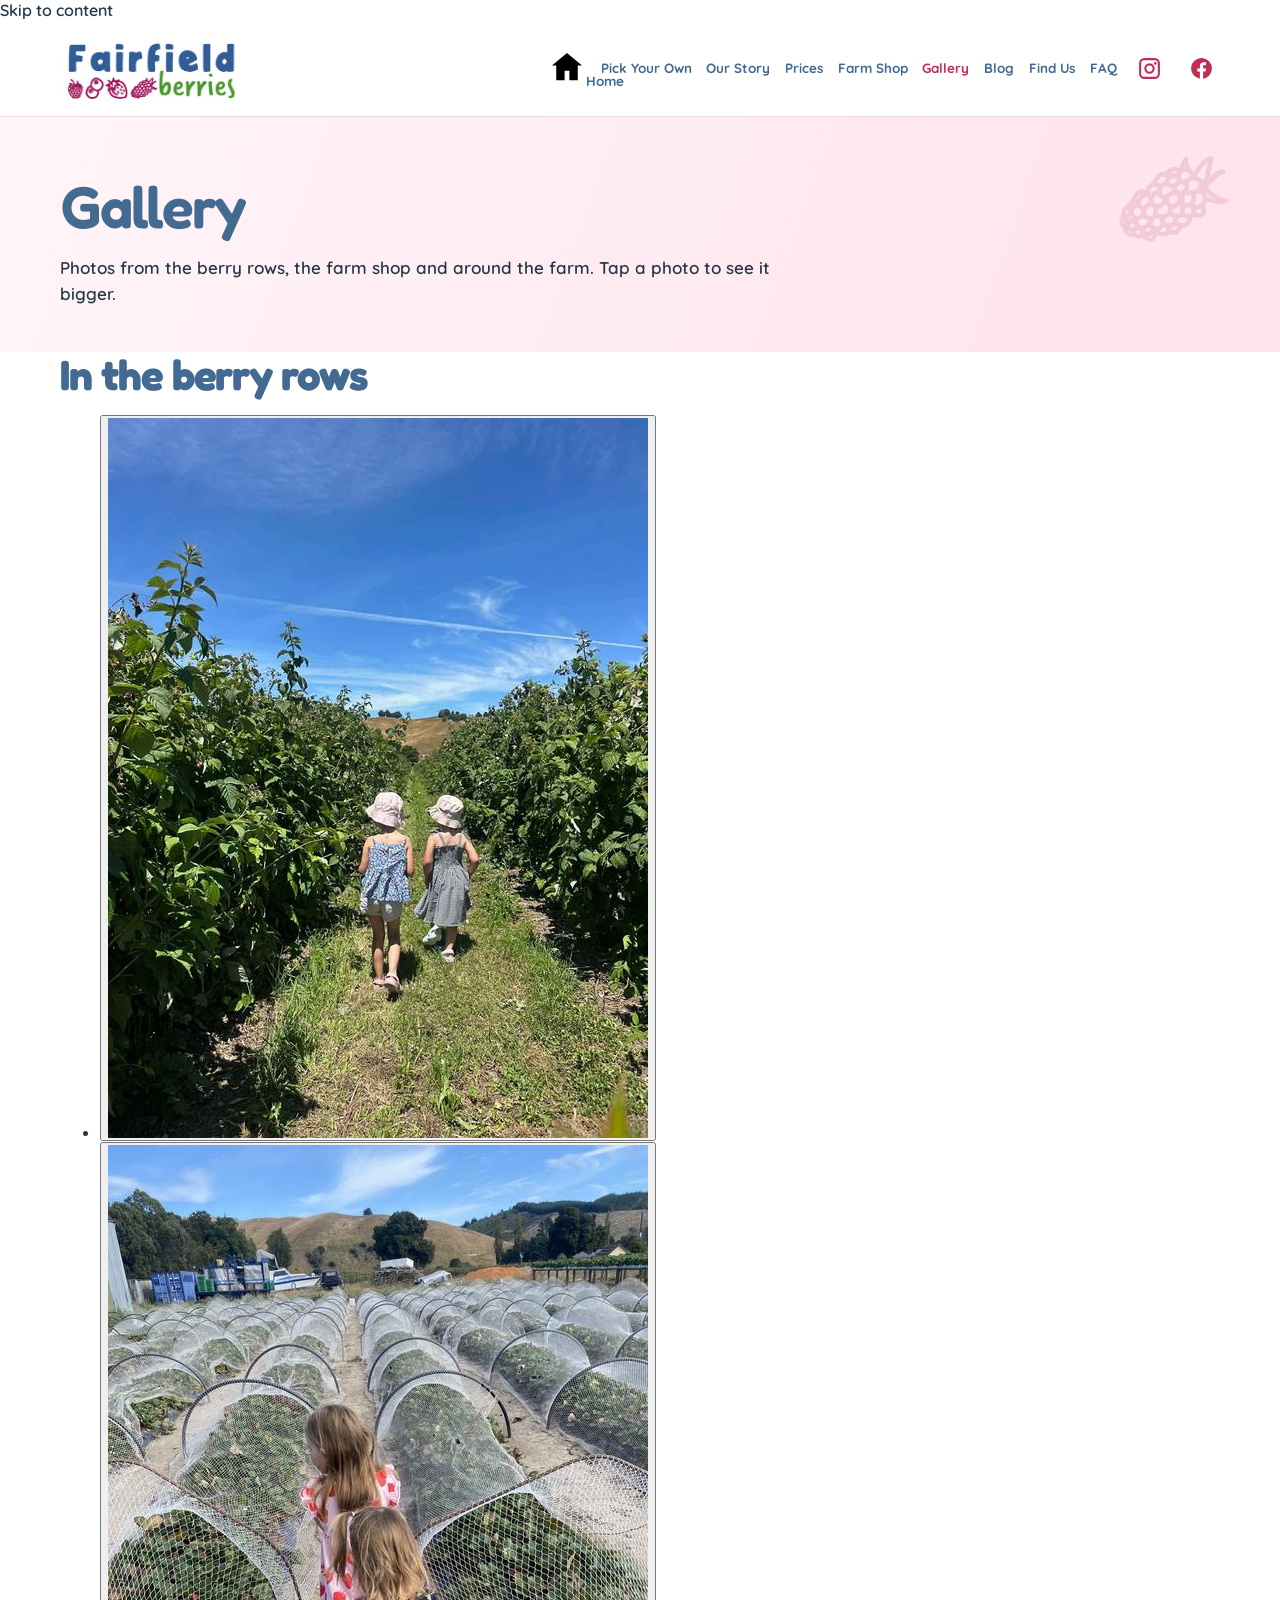
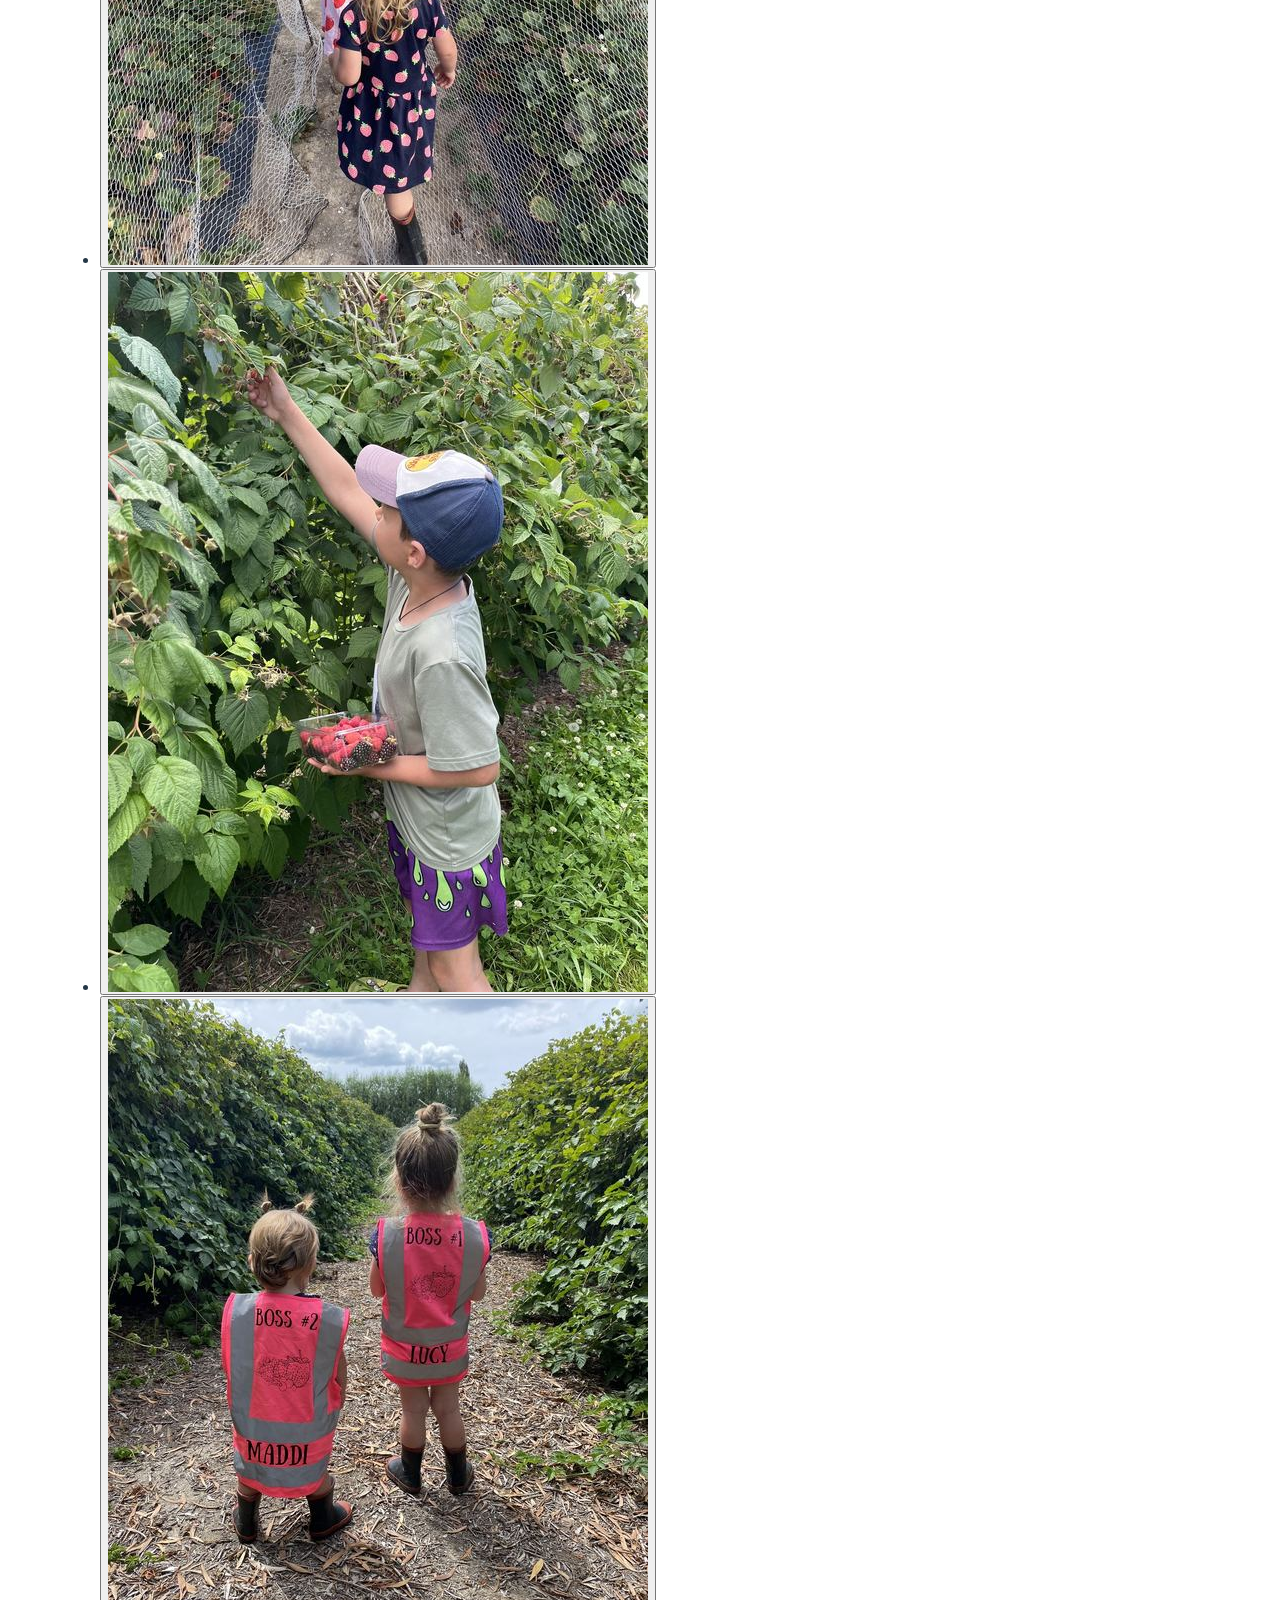
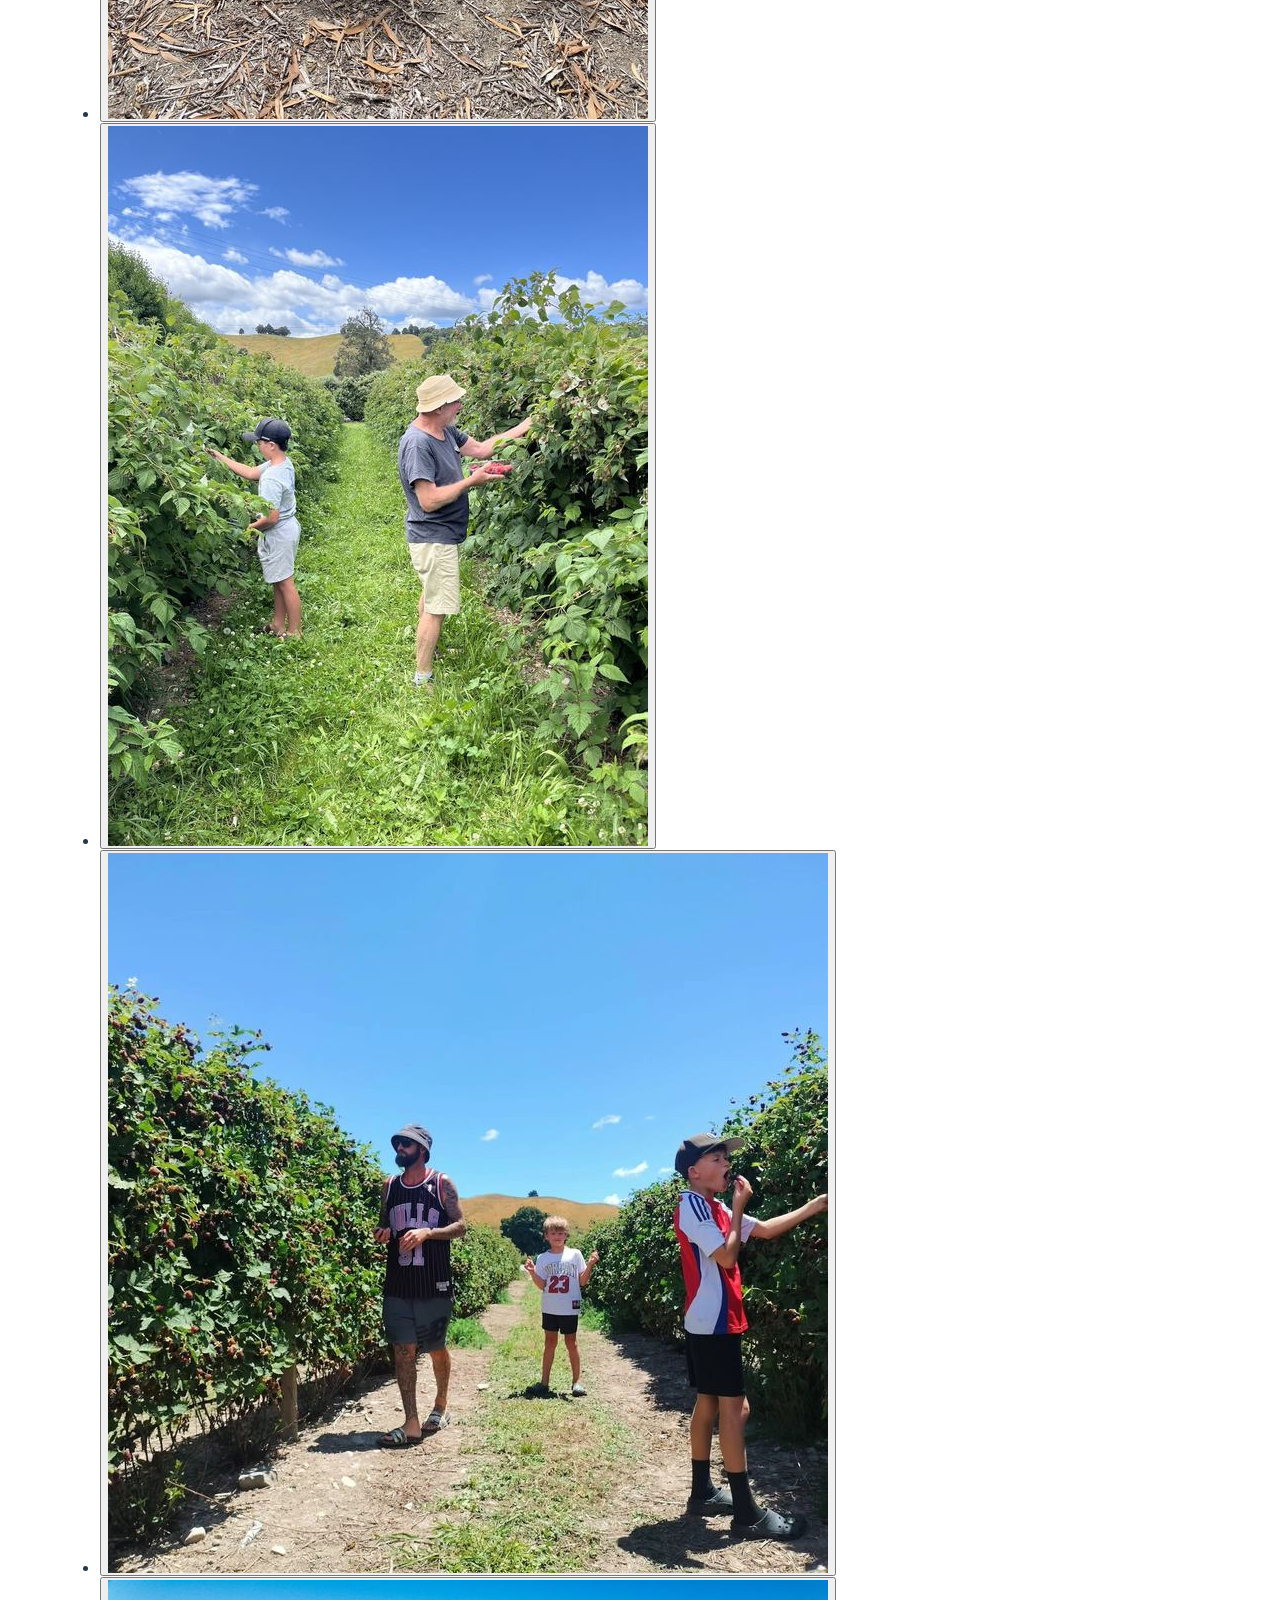
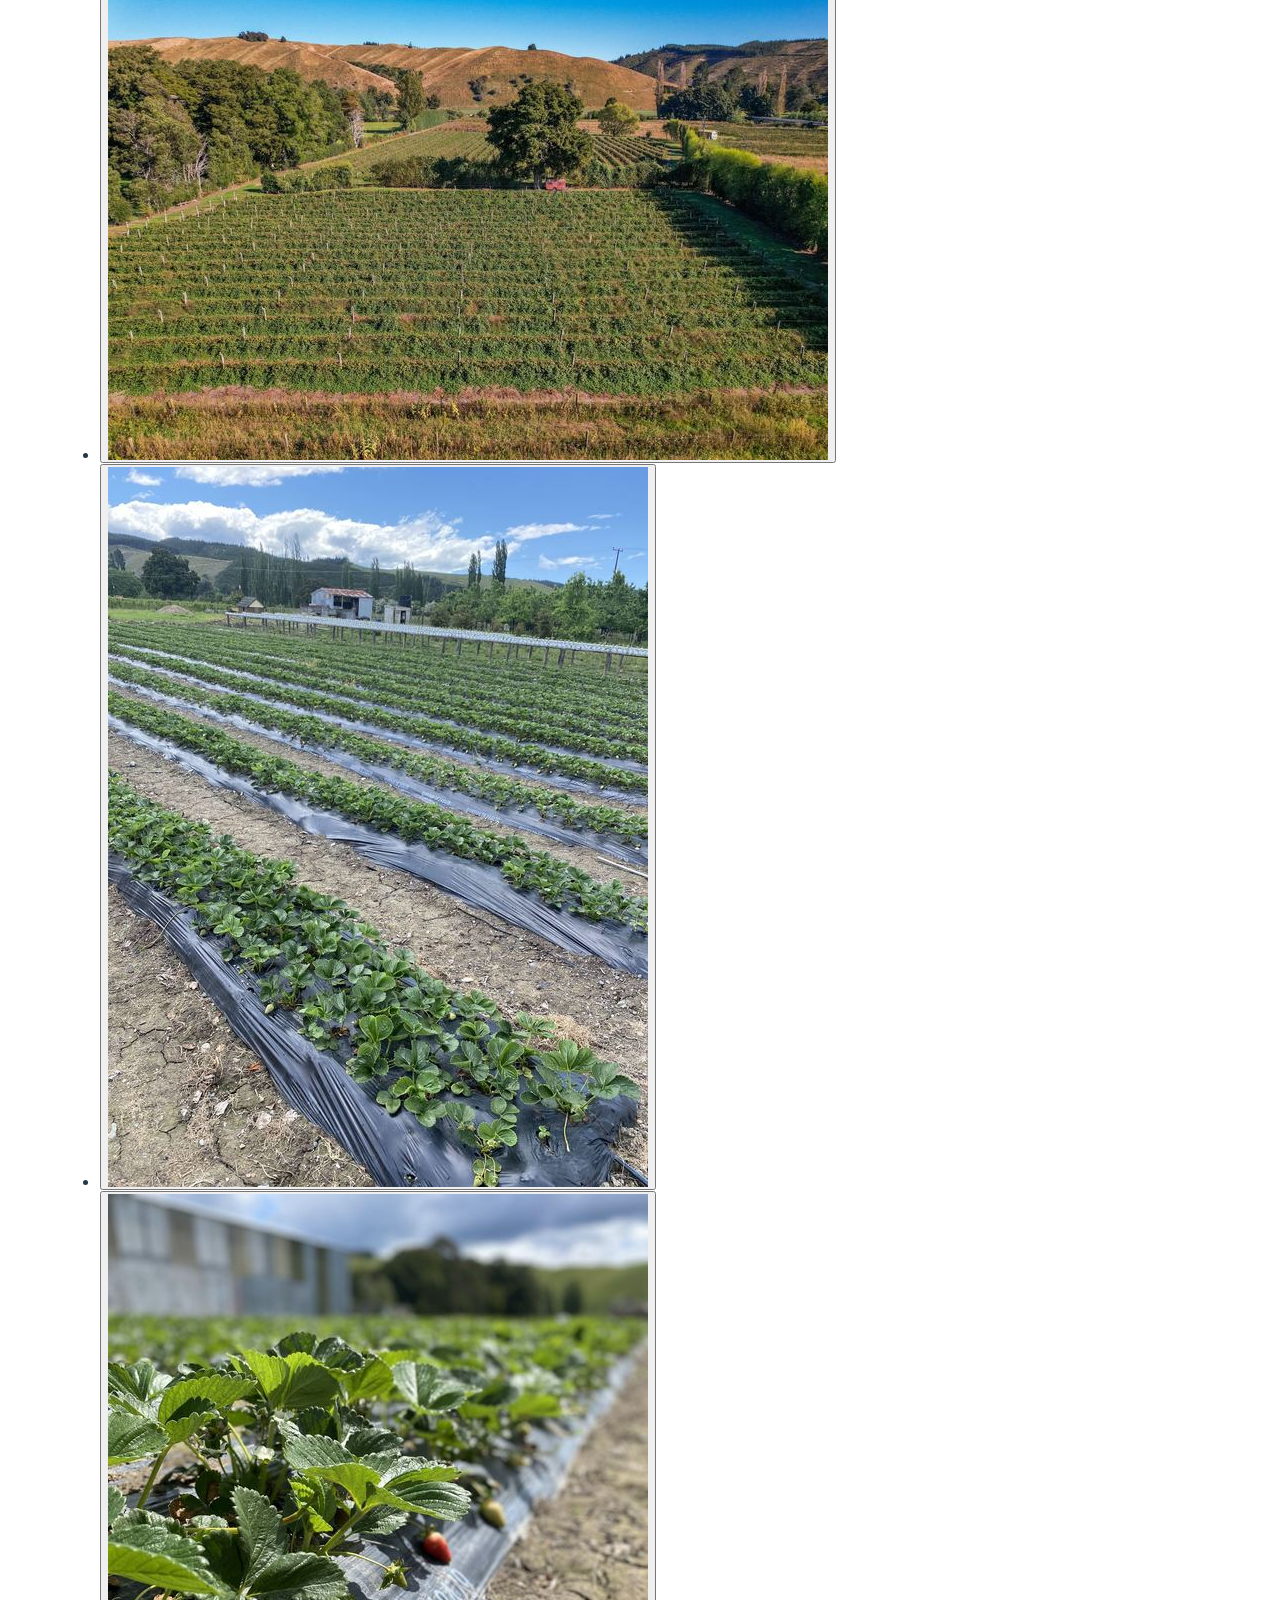
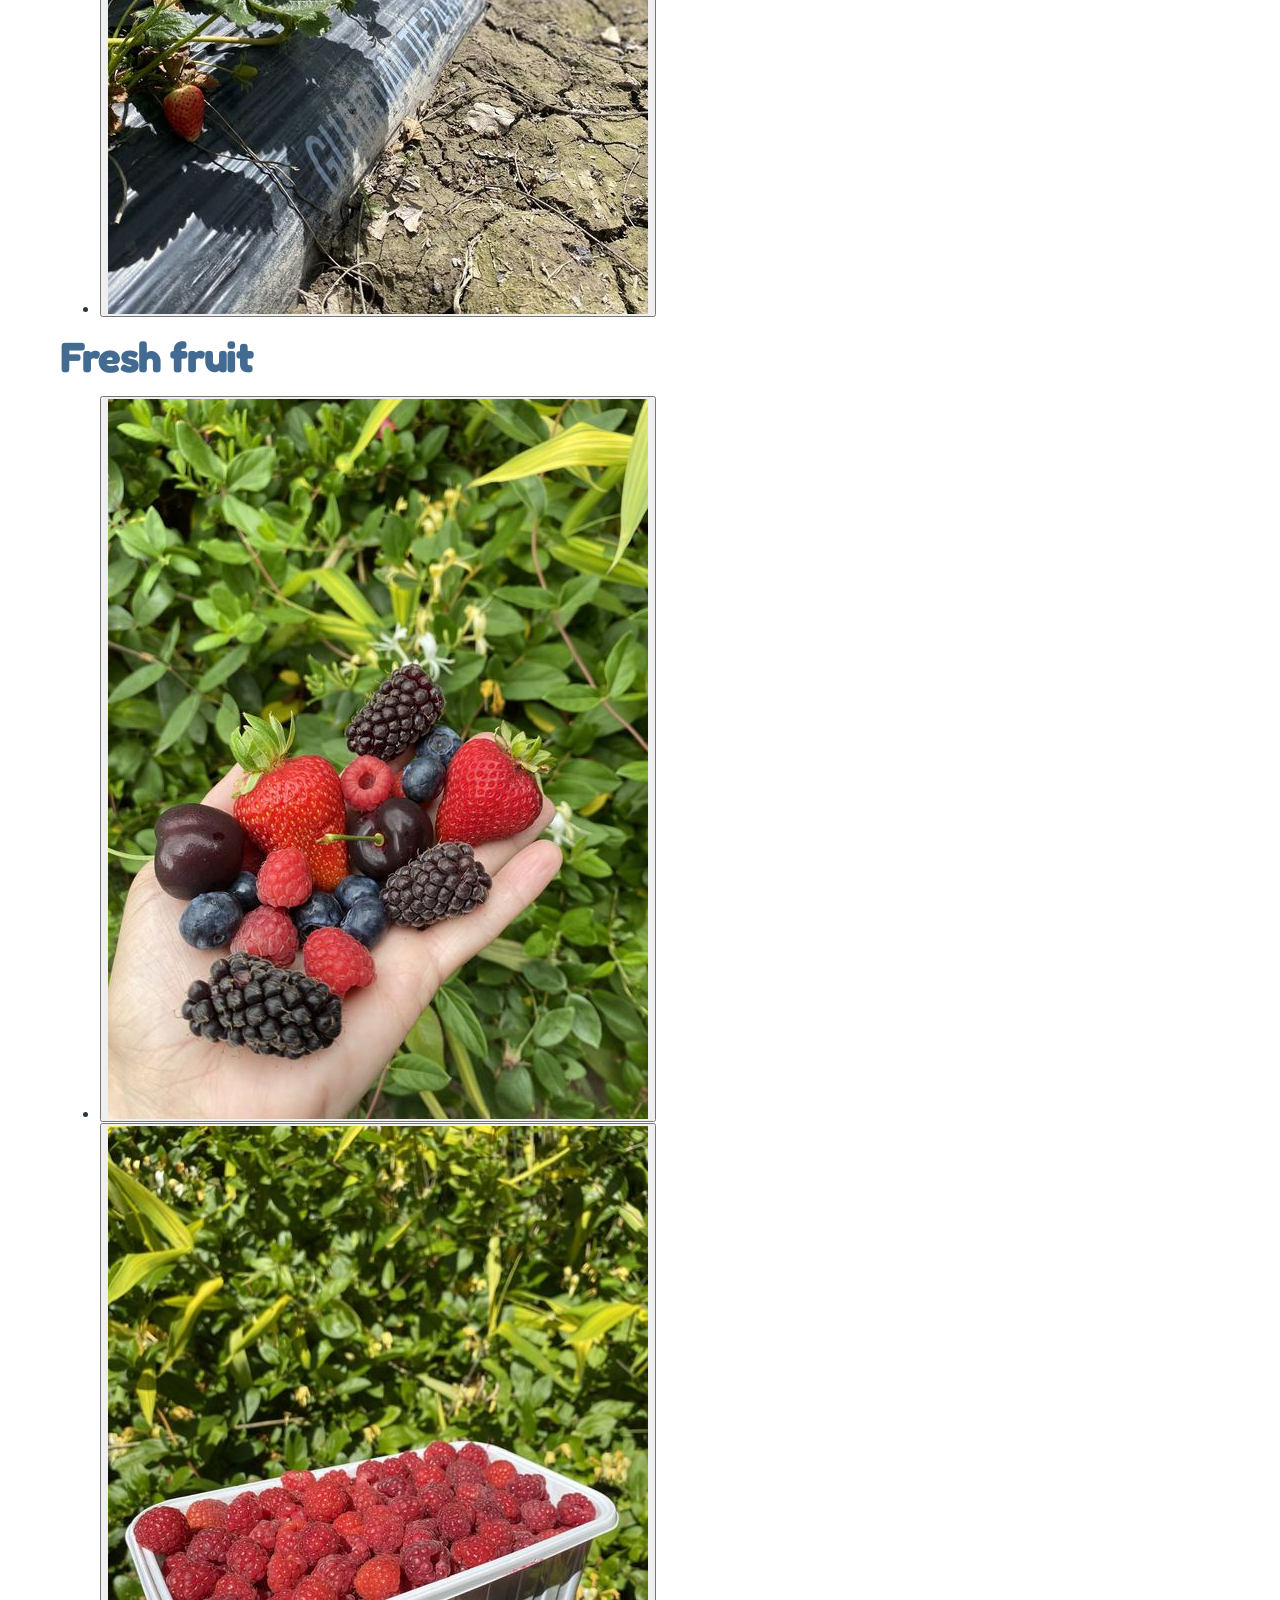
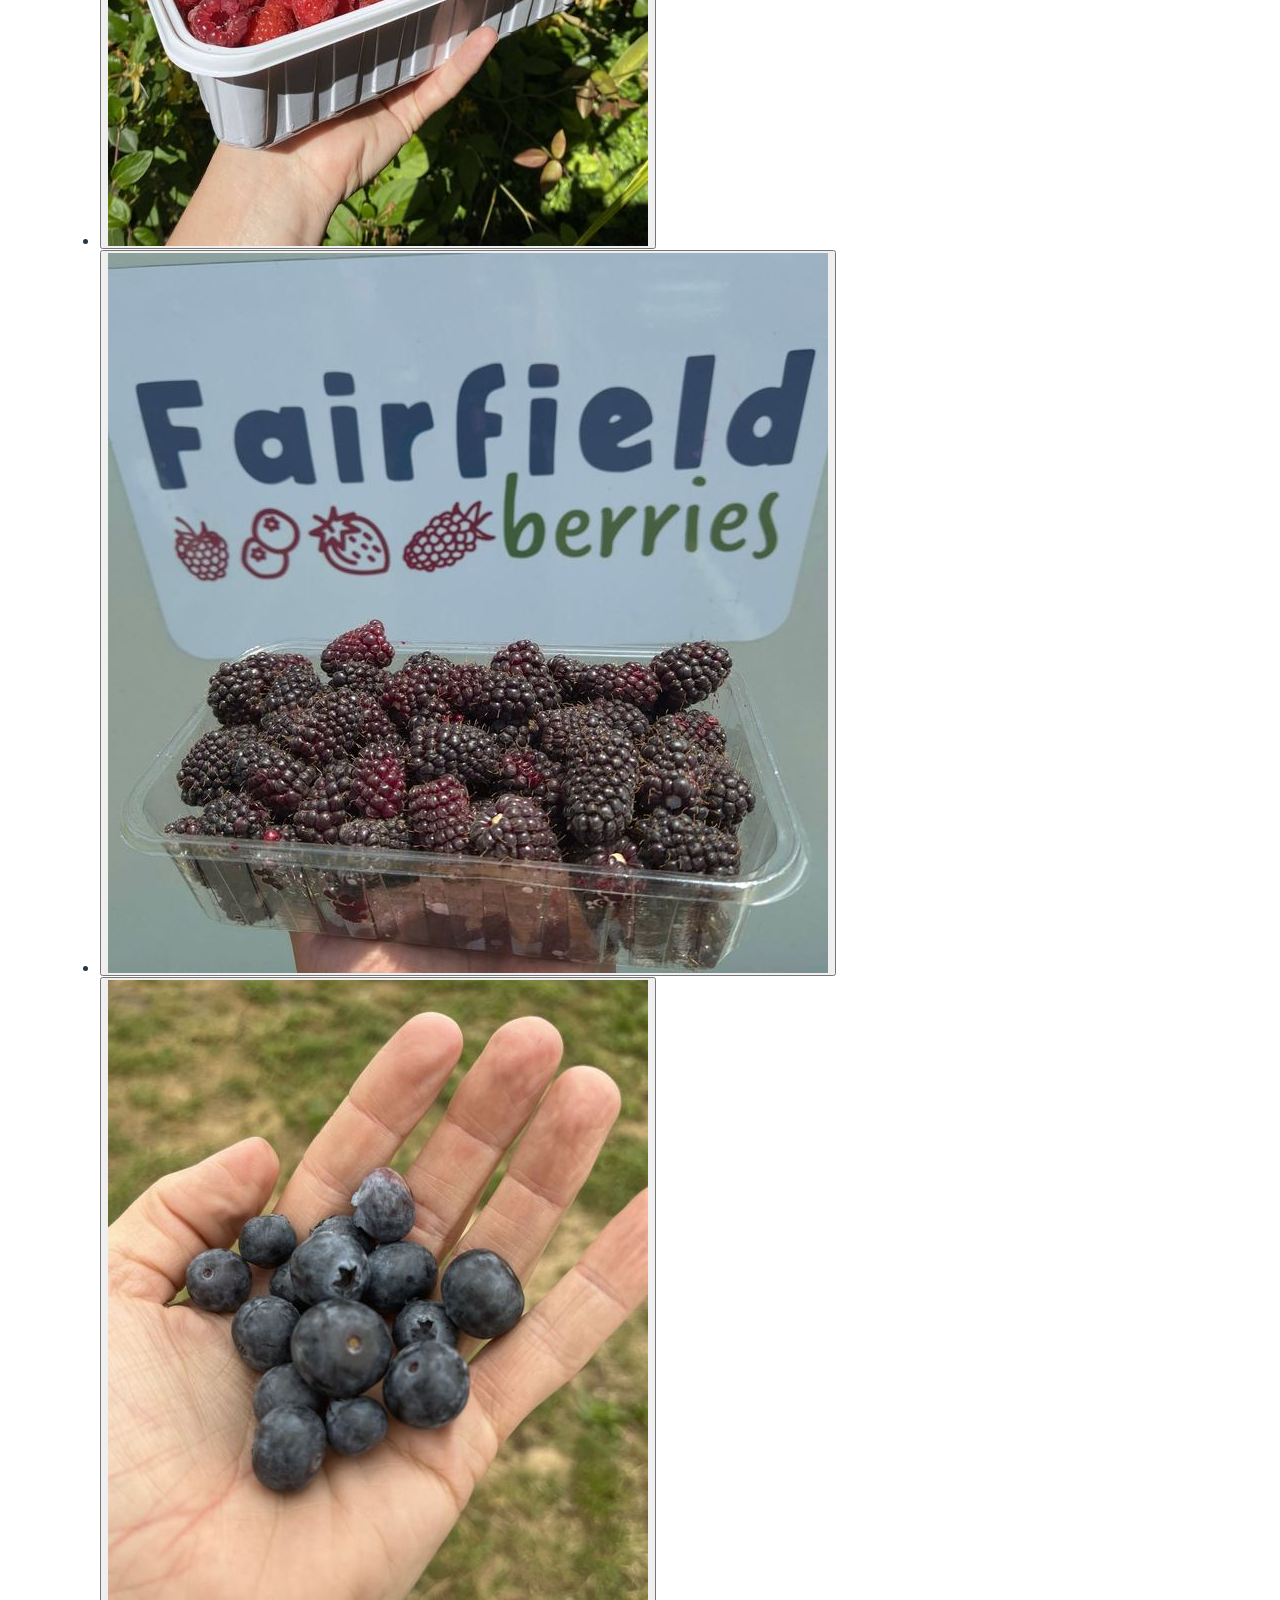
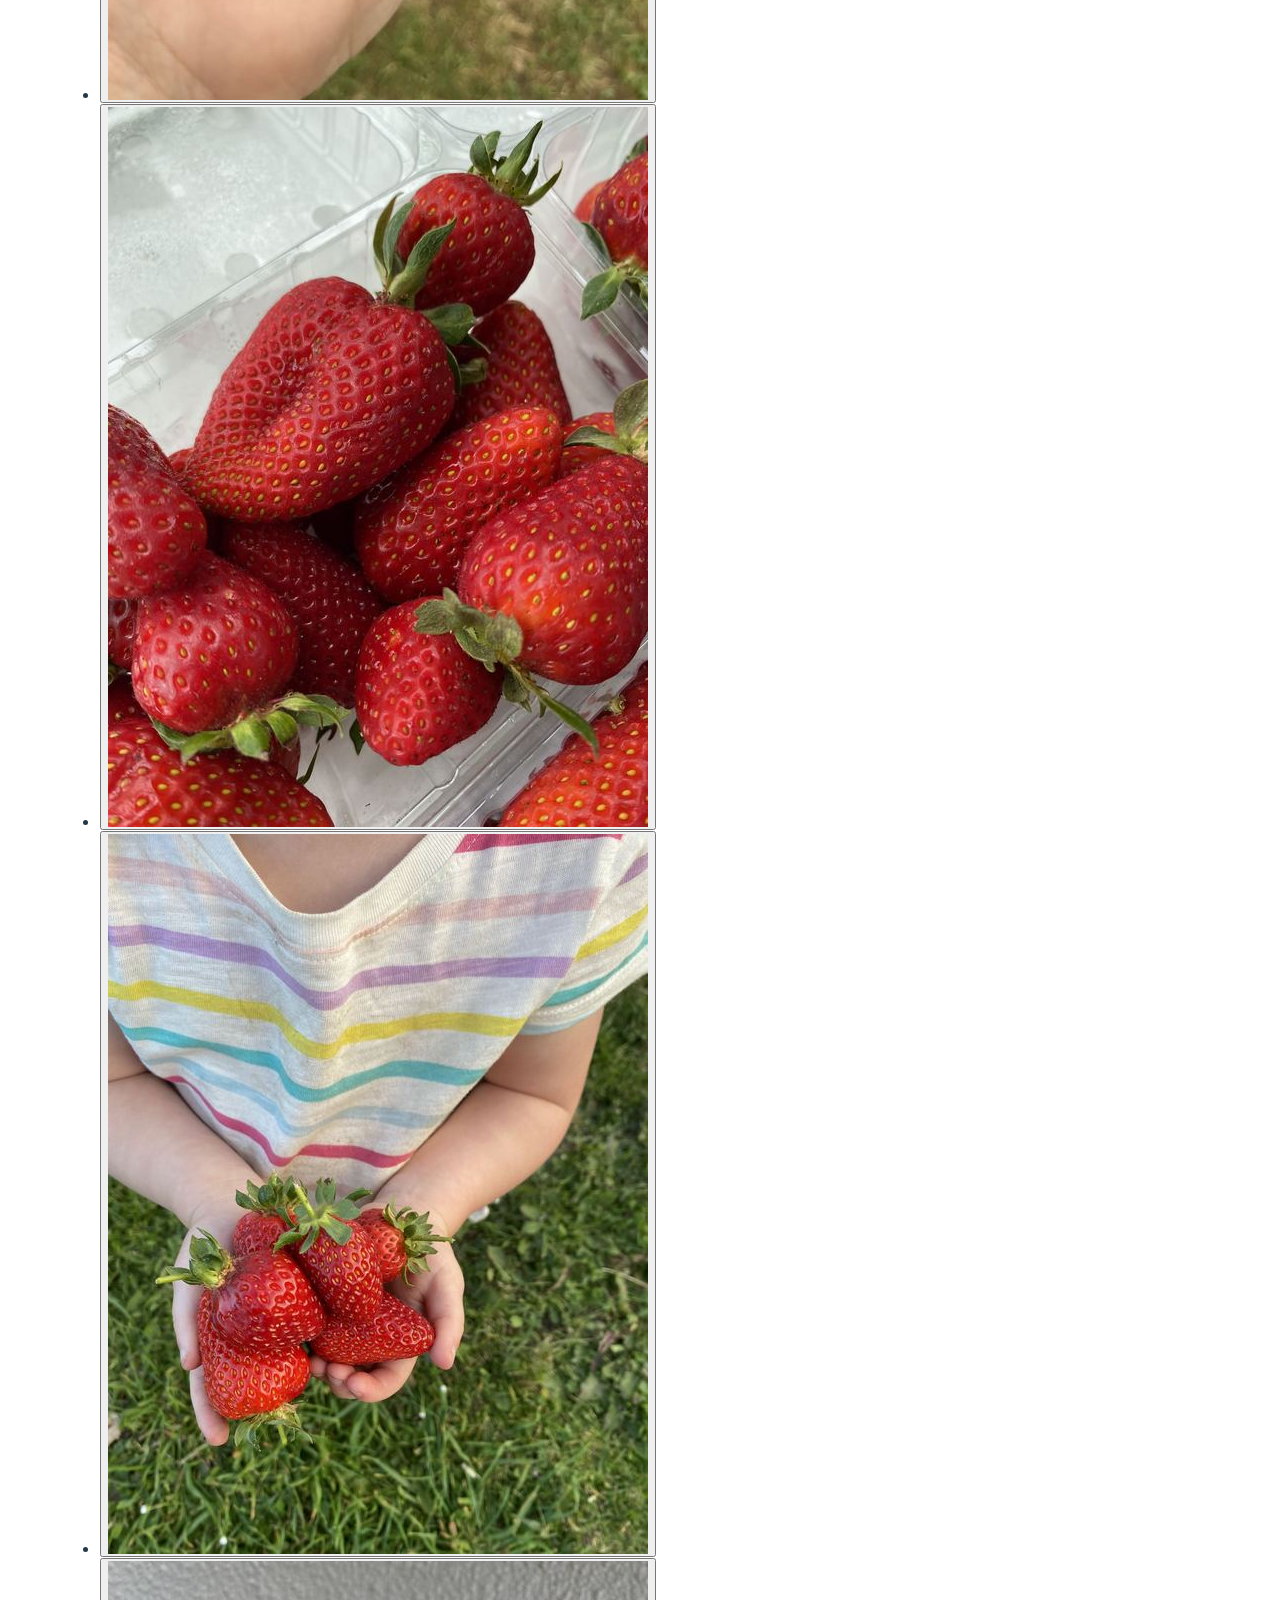
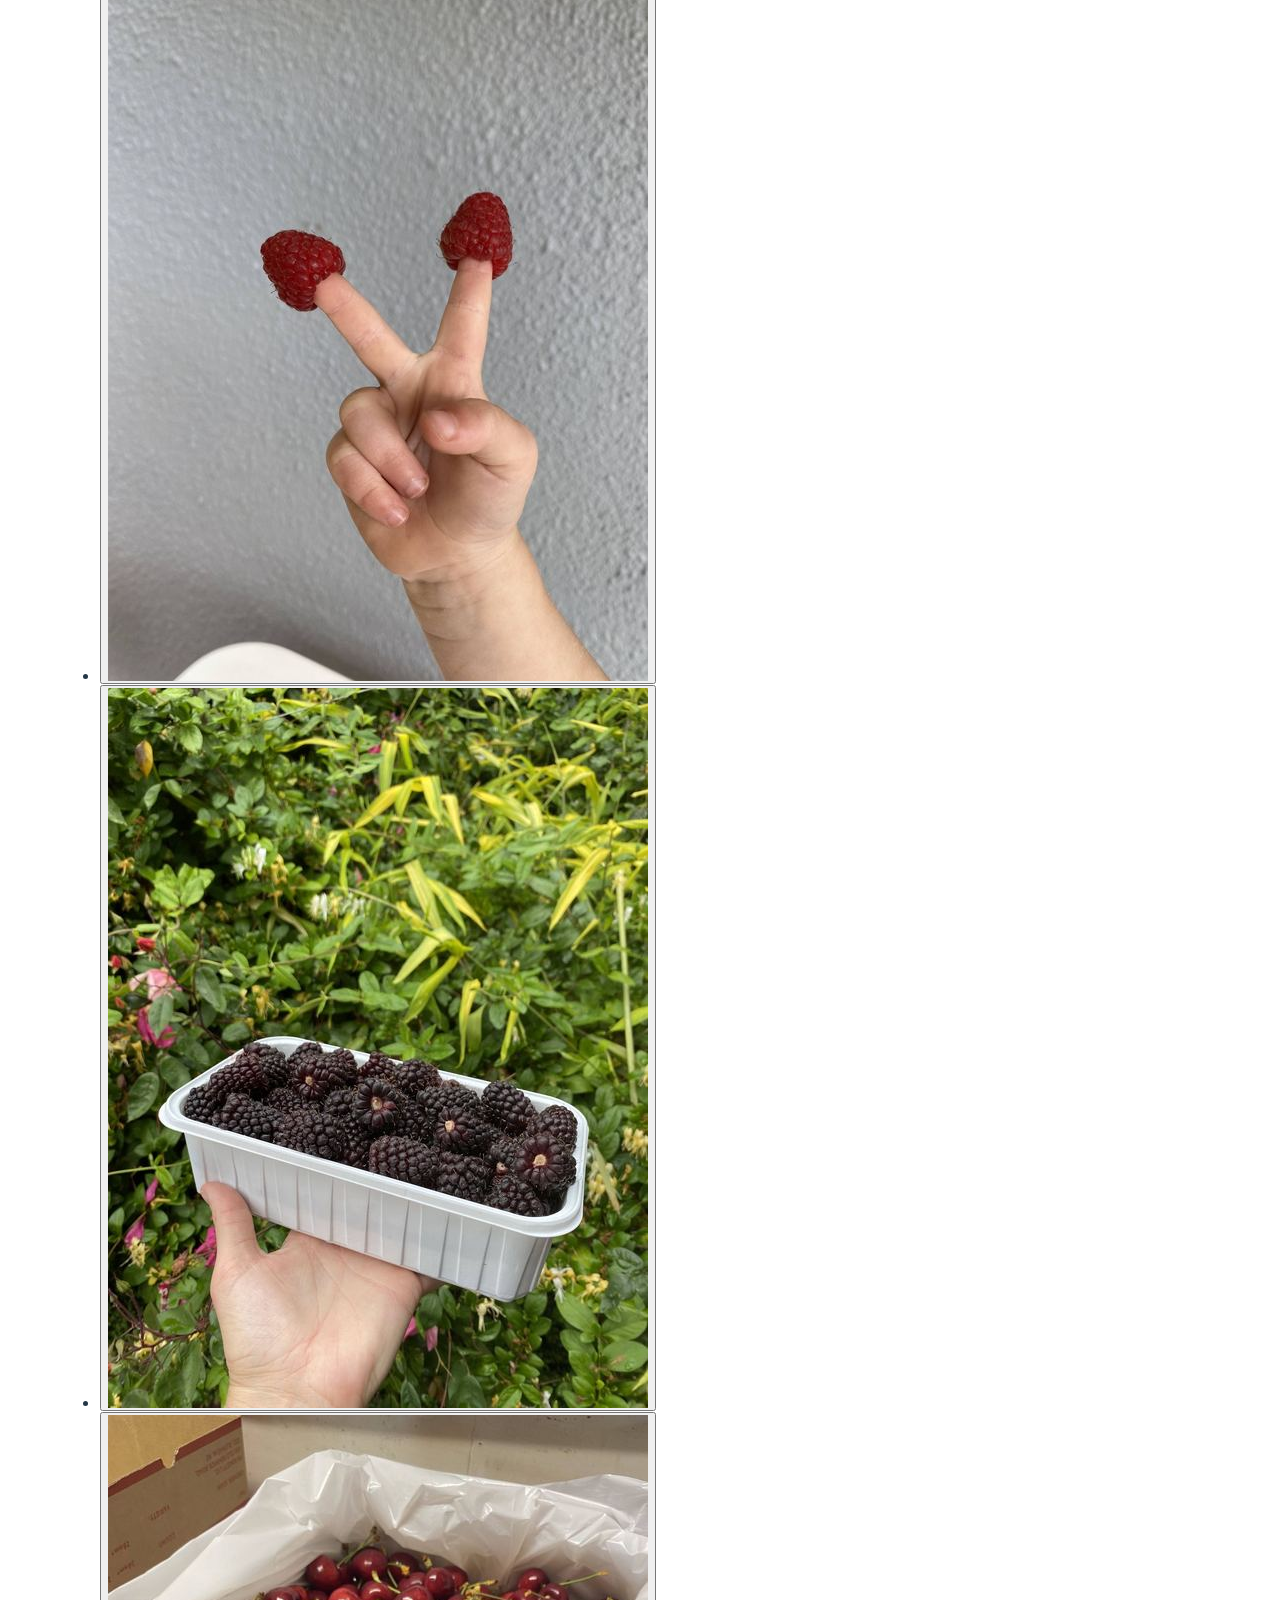
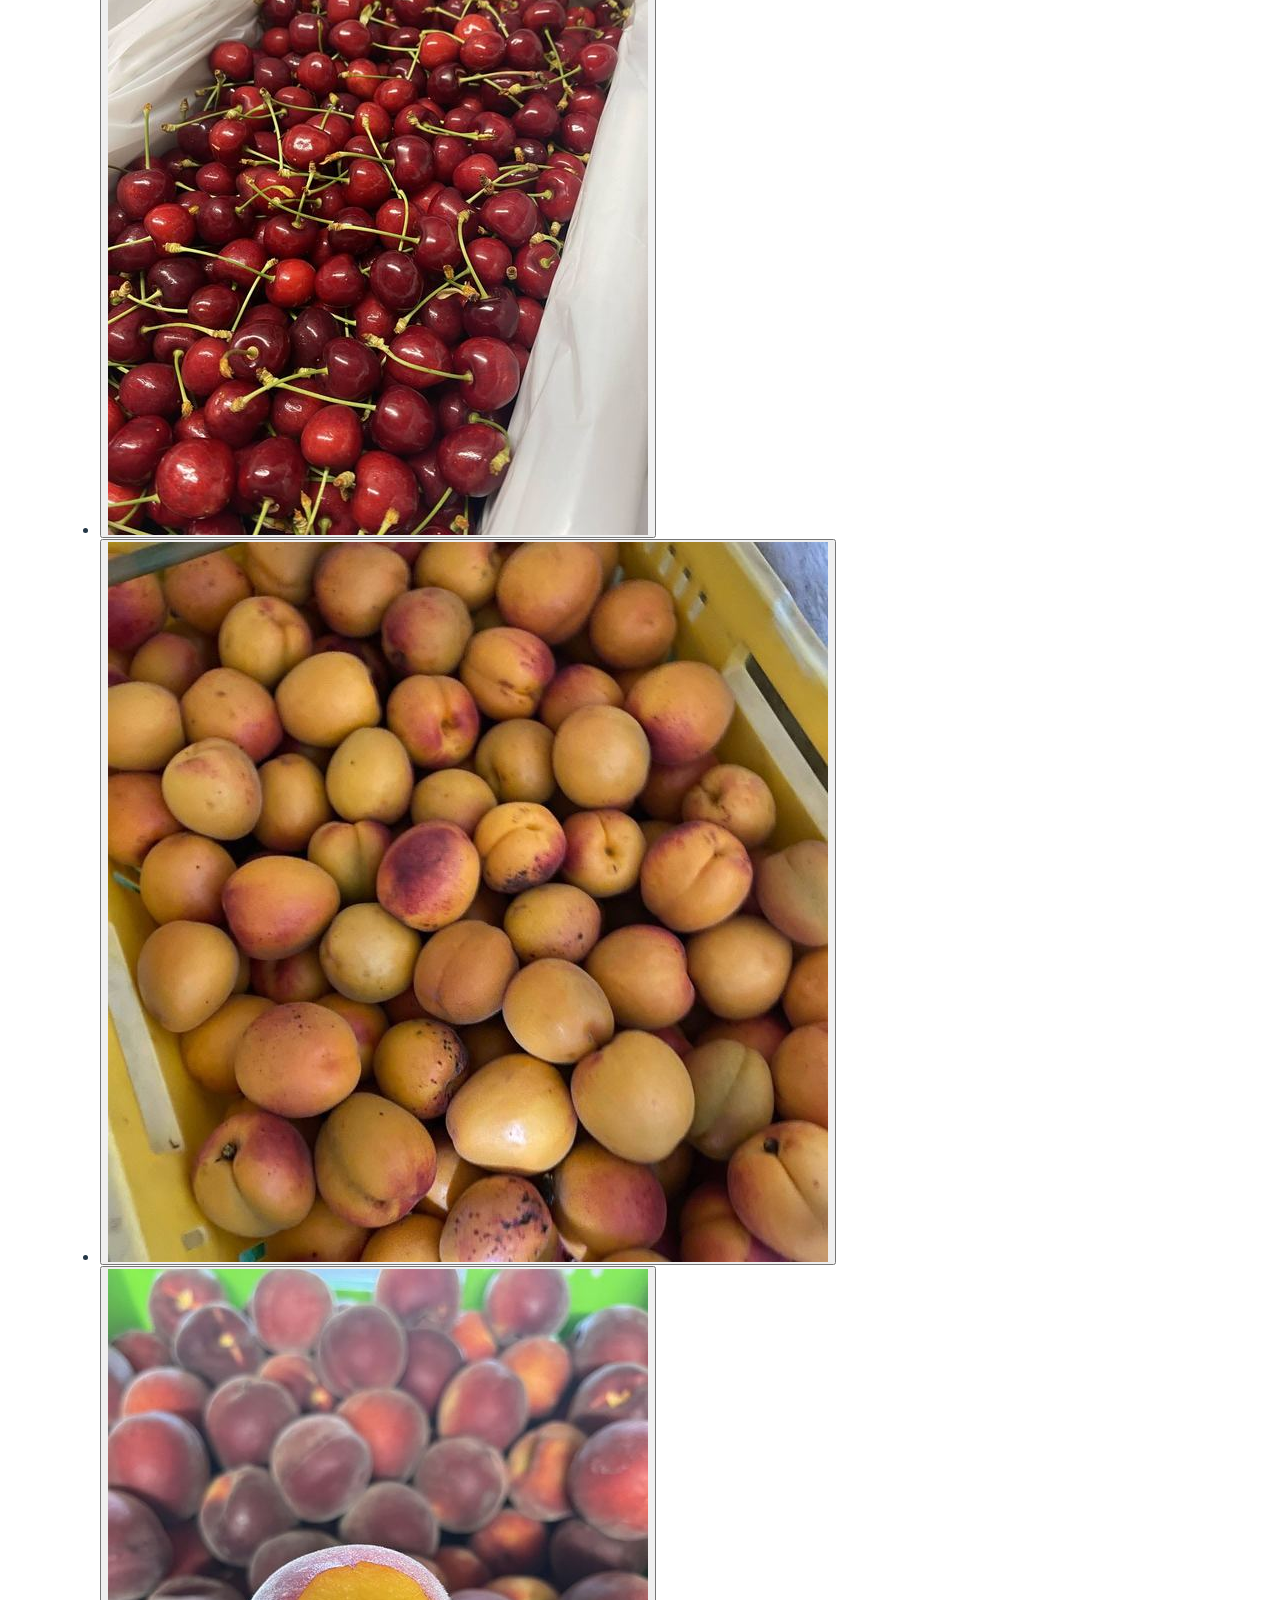
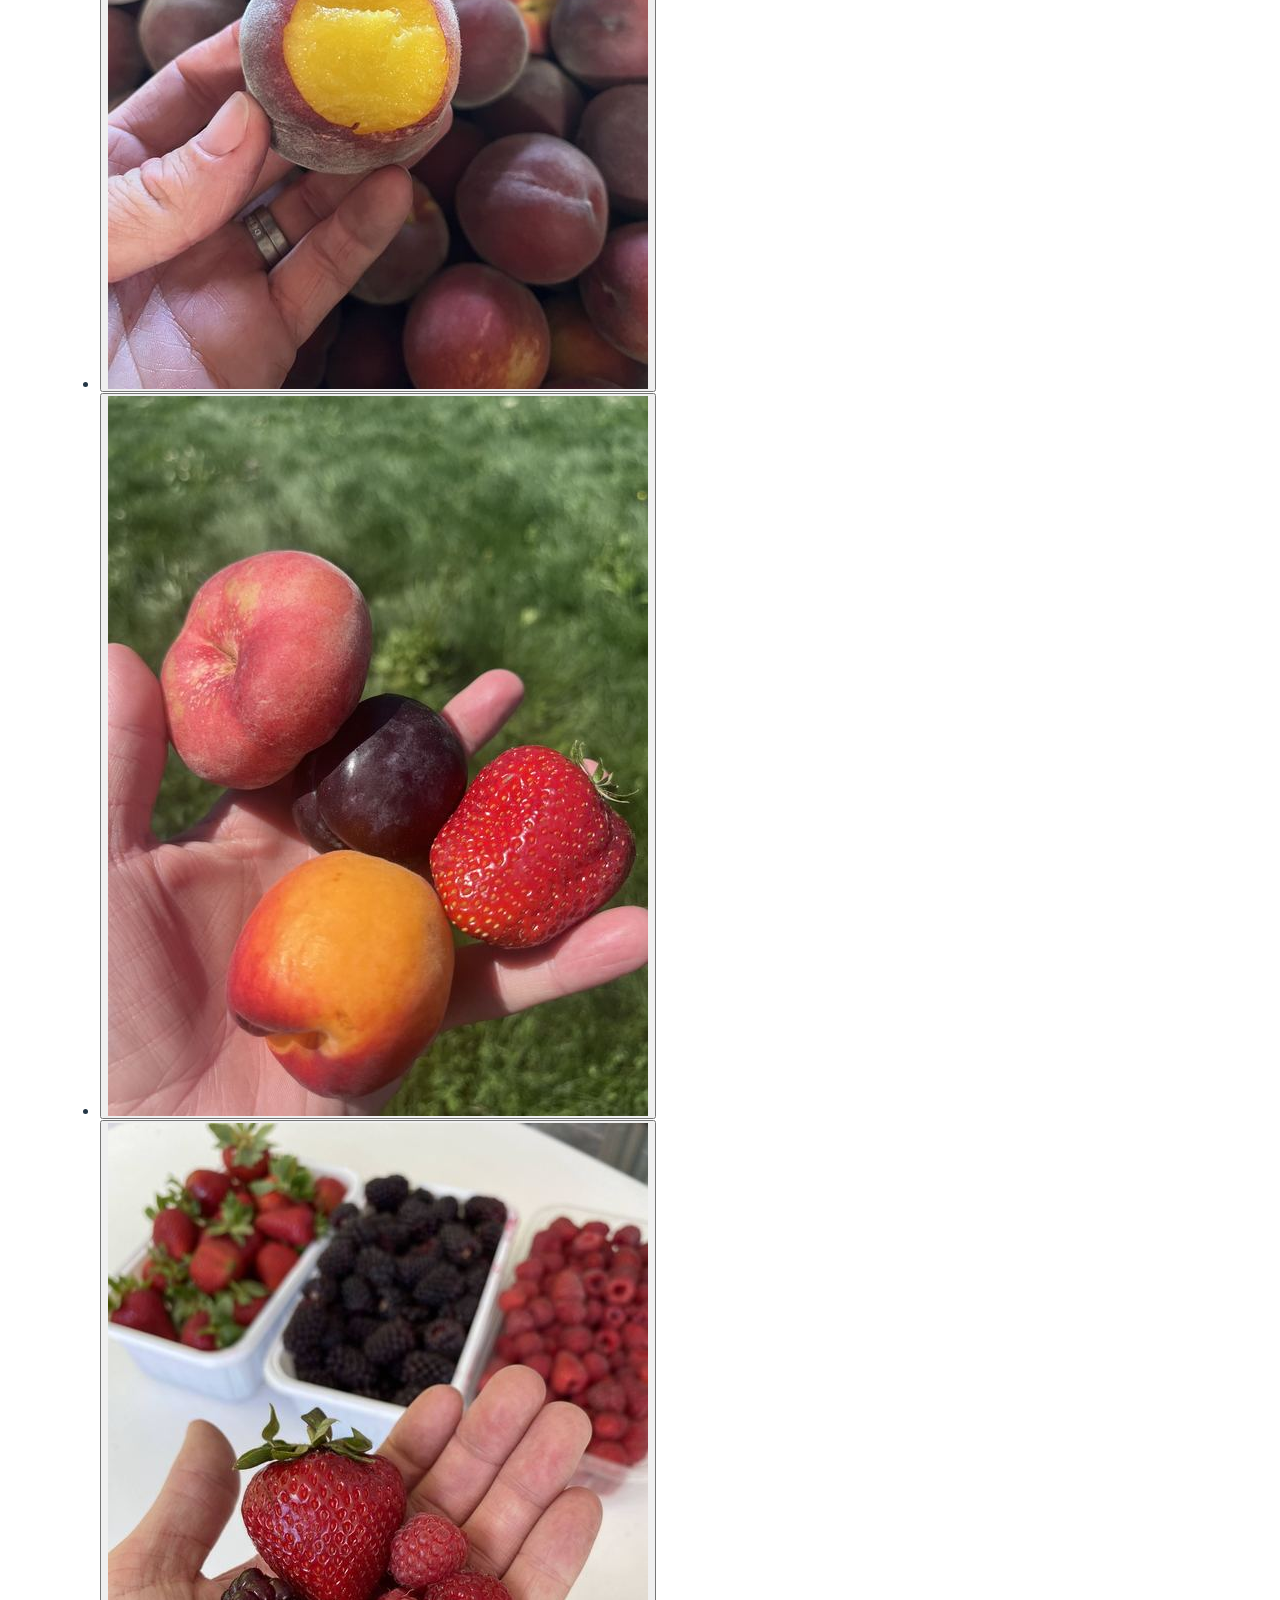
<file: gallery.html>
<!doctype html>
<html lang="en-NZ">
  <head>
    <meta charset="utf-8" />
    <meta name="viewport" content="width=device-width,initial-scale=1" />
    <meta
      name="description"
      content="Photos from Fairfield Berries: the berry rows, fresh fruit, real fruit ice cream and the farm shop near Wakefield, Tasman."
    />
    <!-- Preview only: noindex keeps the GitHub Pages copy out of Google. Delete this line when the site moves to its real domain. -->
    <meta name="robots" content="noindex, nofollow" />
    <link rel="canonical" href="https://goodwordcreative.github.io/Fairfield-Berries/gallery.html" />
    <meta name="theme-color" content="#c12e54" />
    <meta property="og:type" content="website" />
    <meta property="og:site_name" content="Fairfield Berries" />
    <meta property="og:locale" content="en_NZ" />
    <meta property="og:title" content="Photo Gallery | Fairfield Berries" />
    <meta
      property="og:description"
      content="Photos from Fairfield Berries: the berry rows, fresh fruit, real fruit ice cream and the farm shop near Wakefield, Tasman."
    />
    <meta property="og:url" content="https://goodwordcreative.github.io/Fairfield-Berries/gallery.html" />
    <meta
      property="og:image"
      content="https://goodwordcreative.github.io/Fairfield-Berries/public/images/og-fairfield-berries.jpg"
    />
    <meta property="og:image:width" content="1200" />
    <meta property="og:image:height" content="630" />
    <meta
      property="og:image:alt"
      content="A handful of freshly picked strawberries, raspberries, blueberries, cherries and boysenberries"
    />
    <meta name="twitter:card" content="summary_large_image" />
    <title>Photo Gallery | Fairfield Berries</title>
    <link rel="icon" type="image/svg+xml" href="public/logos/fairfield-icon.svg" />
    <link rel="preconnect" href="https://fonts.googleapis.com" />
    <link rel="preconnect" href="https://fonts.gstatic.com" crossorigin />
    <link rel="stylesheet" href="styles.css?v=20261113-10" />
    <link rel="stylesheet" href="site.css?v=12" />
    <script type="application/ld+json">
      {
        "@context": "https://schema.org",
        "@type": "BreadcrumbList",
        "itemListElement": [
          {
            "@type": "ListItem",
            "position": 1,
            "name": "Home",
            "item": "https://goodwordcreative.github.io/Fairfield-Berries/"
          },
          {
            "@type": "ListItem",
            "position": 2,
            "name": "Gallery",
            "item": "https://goodwordcreative.github.io/Fairfield-Berries/gallery.html"
          }
        ]
      }
    </script>
  </head>
  <body class="option-a inner-page">
    <a class="skip-link" href="#main">Skip to content</a>
    <header class="site-header">
      <div class="wrap header-inner">
        <a href="index.html" class="site-logo"
          ><img
            src="public/logos/fairfield-logo-web.jpg"
            alt="Fairfield Berries home"
            width="336"
            height="336" /></a
        ><button
          type="button"
          class="menu-toggle"
          aria-label="Open menu"
          aria-expanded="false"
          aria-controls="site-nav"
        >
          ☰
        </button>
        <nav class="site-nav" id="site-nav" aria-label="Main navigation">
          <a class="nav-home" href="index.html"
            ><svg viewBox="0 0 24 24" aria-hidden="true">
              <path d="M12 3.2 2.5 11h2.7v9.3h5.3v-6h3v6h5.3V11h2.7z" /></svg
            ><span>Home</span></a
          ><a href="pick-your-own.html">Pick Your Own</a><a href="our-story.html">Our Story</a
          ><a href="prices.html">Prices</a><a href="farm-shop.html">Farm Shop</a
          ><a href="gallery.html" aria-current="page">Gallery</a><a href="blog.html">Blog</a
          ><a href="find-us.html">Find Us</a><a href="faq.html">FAQ</a
          ><a
            class="nav-social"
            href="https://www.instagram.com/fairfield_berries/"
            target="_blank"
            rel="noopener noreferrer"
            aria-label="Instagram"
            ><svg viewBox="0 0 24 24" aria-hidden="true">
              <path
                d="M7 2h10a5 5 0 0 1 5 5v10a5 5 0 0 1-5 5H7a5 5 0 0 1-5-5V7a5 5 0 0 1 5-5zm0 2a3 3 0 0 0-3 3v10a3 3 0 0 0 3 3h10a3 3 0 0 0 3-3V7a3 3 0 0 0-3-3H7zm5 3a5 5 0 1 1 0 10 5 5 0 0 1 0-10zm0 2a3 3 0 1 0 0 6 3 3 0 0 0 0-6zm5.6-3.2a1.3 1.3 0 1 1 0 2.6 1.3 1.3 0 0 1 0-2.6z"
              /></svg></a
          ><a
            class="nav-social"
            href="https://www.facebook.com/fairfieldberries"
            target="_blank"
            rel="noopener noreferrer"
            aria-label="Facebook"
            ><svg viewBox="0 0 24 24" aria-hidden="true">
              <path
                d="M22 12A10 10 0 1 0 10.44 21.9v-7.03H7.9V12h2.54V9.8c0-2.5 1.49-3.89 3.77-3.89 1.09 0 2.23.2 2.23.2v2.46h-1.26c-1.24 0-1.62.77-1.62 1.56V12h2.76l-.44 2.87h-2.32v7.03A10 10 0 0 0 22 12z"
              /></svg
          ></a>
        </nav>
      </div>
    </header>
    <main id="main">
      <section class="inner-hero">
        <div class="wrap">
          <h1>Gallery</h1>
          <p>Photos from the berry rows, the farm shop and around the farm. Tap a photo to see it bigger.</p>
        </div>
      </section>
      <section class="gallery-group" aria-labelledby="g-rows">
        <div class="wrap">
          <h2 id="g-rows">In the berry rows</h2>
          <ul class="photo-grid" role="list">
            <li class="photo">
              <button type="button" data-full="public/images/kids-in-row.jpg">
                <img
                  src="public/images/thumbs/kids-in-row.jpg"
                  alt="Two children in sunhats walking between tall berry rows"
                  width="540"
                  height="720"
                  loading="lazy"
                  decoding="async"
                />
              </button>
            </li>
            <li class="photo">
              <button type="button" data-full="public/images/IMG_0580.jpeg">
                <img
                  src="public/images/thumbs/IMG_0580.jpg"
                  alt="Two girls walking under the netted berry tunnels"
                  width="540"
                  height="720"
                  loading="lazy"
                  decoding="async"
                />
              </button>
            </li>
            <li class="photo">
              <button type="button" data-full="public/images/IMG_5190.jpeg">
                <img
                  src="public/images/thumbs/IMG_5190.jpg"
                  alt="A child picking berries from the bushes"
                  width="540"
                  height="720"
                  loading="lazy"
                  decoding="async"
                />
              </button>
            </li>
            <li class="photo">
              <button type="button" data-full="public/images/IMG_2282.jpeg">
                <img
                  src="public/images/thumbs/IMG_2282.jpg"
                  alt="Two children in pink hi-vis vests walking along the rows"
                  width="540"
                  height="720"
                  loading="lazy"
                  decoding="async"
                />
              </button>
            </li>
            <li class="photo">
              <button type="button" data-full="public/images/IMG_5185.jpeg">
                <img
                  src="public/images/thumbs/IMG_5185.jpg"
                  alt="Two people picking berries in the long grass between the rows"
                  width="540"
                  height="720"
                  loading="lazy"
                  decoding="async"
                />
              </button>
            </li>
            <li class="photo">
              <button type="button" data-full="public/images/IMG_5285.JPG">
                <img
                  src="public/images/thumbs/IMG_5285.jpg"
                  alt="Visitors picking berries among the rows"
                  width="720"
                  height="720"
                  loading="lazy"
                  decoding="async"
                />
              </button>
            </li>
            <li class="photo wide">
              <button type="button" data-full="public/images/IMG_5362.JPG">
                <img
                  src="public/images/thumbs/IMG_5362.jpg"
                  alt="Rows of berry plants below the hills"
                  width="720"
                  height="480"
                  loading="lazy"
                  decoding="async"
                />
              </button>
            </li>
            <li class="photo">
              <button type="button" data-full="public/images/IMG_8535.jpeg">
                <img
                  src="public/images/thumbs/IMG_8535.jpg"
                  alt="Strawberry plants growing in rows through black mulch film"
                  width="540"
                  height="720"
                  loading="lazy"
                  decoding="async"
                />
              </button>
            </li>
            <li class="photo">
              <button type="button" data-full="public/images/IMG_8540.jpeg">
                <img
                  src="public/images/thumbs/IMG_8540.jpg"
                  alt="Strawberry plants in the field"
                  width="540"
                  height="720"
                  loading="lazy"
                  decoding="async"
                />
              </button>
            </li>
          </ul>
        </div>
      </section>
      <section class="gallery-group" aria-labelledby="g-fruit">
        <div class="wrap">
          <h2 id="g-fruit">Fresh fruit</h2>
          <ul class="photo-grid" role="list">
            <li class="photo">
              <button type="button" data-full="public/images/IMG_0874.jpeg">
                <img
                  src="public/images/thumbs/IMG_0874.jpg"
                  alt="A handful of freshly picked berries and cherries"
                  width="540"
                  height="720"
                  loading="lazy"
                  decoding="async"
                />
              </button>
            </li>
            <li class="photo">
              <button type="button" data-full="public/images/IMG_9956.jpeg">
                <img
                  src="public/images/thumbs/IMG_9956.jpg"
                  alt="Freshly picked raspberries in a punnet"
                  width="540"
                  height="720"
                  loading="lazy"
                  decoding="async"
                />
              </button>
            </li>
            <li class="photo">
              <button type="button" data-full="public/images/IMG_5237.JPG">
                <img
                  src="public/images/thumbs/IMG_5237.jpg"
                  alt="A full punnet of dark berries held up to the Fairfield Berries sign"
                  width="720"
                  height="720"
                  loading="lazy"
                  decoding="async"
                />
              </button>
            </li>
            <li class="photo">
              <button type="button" data-full="public/images/IMG_5097.jpeg">
                <img
                  src="public/images/thumbs/IMG_5097.jpg"
                  alt="Fresh blueberries held in a hand"
                  width="540"
                  height="720"
                  loading="lazy"
                  decoding="async"
                />
              </button>
            </li>
            <li class="photo">
              <button type="button" data-full="public/images/IMG_8726.jpeg">
                <img
                  src="public/images/thumbs/IMG_8726.jpg"
                  alt="Ripe strawberries in a punnet"
                  width="540"
                  height="720"
                  loading="lazy"
                  decoding="async"
                />
              </button>
            </li>
            <li class="photo">
              <button type="button" data-full="public/images/IMG_9173.jpeg">
                <img
                  src="public/images/thumbs/IMG_9173.jpg"
                  alt="Fresh strawberries held in hands"
                  width="540"
                  height="720"
                  loading="lazy"
                  decoding="async"
                />
              </button>
            </li>
            <li class="photo">
              <button type="button" data-full="public/images/IMG_0115.jpeg">
                <img
                  src="public/images/thumbs/IMG_0115.jpg"
                  alt="Raspberries on a child's fingers"
                  width="540"
                  height="720"
                  loading="lazy"
                  decoding="async"
                />
              </button>
            </li>
            <li class="photo">
              <button type="button" data-full="public/images/IMG_0252.jpeg">
                <img
                  src="public/images/thumbs/IMG_0252.jpg"
                  alt="Fresh blackberries in a punnet"
                  width="540"
                  height="720"
                  loading="lazy"
                  decoding="async"
                />
              </button>
            </li>
            <li class="photo">
              <button type="button" data-full="public/images/IMG_9247.jpeg">
                <img
                  src="public/images/thumbs/IMG_9247.jpg"
                  alt="A box of fresh cherries"
                  width="540"
                  height="720"
                  loading="lazy"
                  decoding="async"
                />
              </button>
            </li>
            <li class="photo">
              <button type="button" data-full="public/images/4384C496-3065-44BB-A7BE-CC7B6426E019.jpg">
                <img
                  src="public/images/thumbs/4384C496-3065-44BB-A7BE-CC7B6426E019.jpg"
                  alt="A crate of ripe apricots"
                  width="720"
                  height="720"
                  loading="lazy"
                  decoding="async"
                />
              </button>
            </li>
            <li class="photo">
              <button type="button" data-full="public/images/IMG_5036.jpeg">
                <img
                  src="public/images/thumbs/IMG_5036.jpg"
                  alt="A ripe peach held over a crate of stone fruit"
                  width="540"
                  height="720"
                  loading="lazy"
                  decoding="async"
                />
              </button>
            </li>
            <li class="photo">
              <button type="button" data-full="public/images/IMG_6302.jpeg">
                <img
                  src="public/images/thumbs/IMG_6302.jpg"
                  alt="Stone fruit and a strawberry held in one hand"
                  width="540"
                  height="720"
                  loading="lazy"
                  decoding="async"
                />
              </button>
            </li>
            <li class="photo">
              <button type="button" data-full="public/images/IMG_0320.jpeg">
                <img
                  src="public/images/thumbs/IMG_0320.jpg"
                  alt="Fresh mixed berry selection"
                  width="540"
                  height="720"
                  loading="lazy"
                  decoding="async"
                />
              </button>
            </li>
          </ul>
        </div>
      </section>
      <section class="gallery-group" aria-labelledby="g-shop">
        <div class="wrap">
          <h2 id="g-shop">Ice cream and the farm shop</h2>
          <ul class="photo-grid" role="list">
            <li class="photo">
              <button type="button" data-full="public/images/IMG_5247.jpeg">
                <img
                  src="public/images/thumbs/IMG_5247.jpg"
                  alt="Three real fruit ice cream cones"
                  width="540"
                  height="720"
                  loading="lazy"
                  decoding="async"
                />
              </button>
            </li>
            <li class="photo wide">
              <button type="button" data-full="public/images/2023JulyNelson-9853.jpg">
                <img
                  src="public/images/thumbs/2023JulyNelson-9853.jpg"
                  alt="Real fruit ice cream being made"
                  width="720"
                  height="509"
                  loading="lazy"
                  decoding="async"
                />
              </button>
            </li>
            <li class="photo">
              <button type="button" data-full="public/images/IMG_8909.jpeg">
                <img
                  src="public/images/thumbs/IMG_8909.jpg"
                  alt="A real fruit ice cream held up in the garden"
                  width="540"
                  height="720"
                  loading="lazy"
                  decoding="async"
                />
              </button>
            </li>
            <li class="photo wide">
              <button type="button" data-full="public/images/IMG_0212.JPG">
                <img
                  src="public/images/thumbs/IMG_0212.jpg"
                  alt="Two bowls of strawberries with ice cream"
                  width="720"
                  height="540"
                  loading="lazy"
                  decoding="async"
                />
              </button>
            </li>
            <li class="photo">
              <button type="button" data-full="public/images/IMG_4282.jpeg">
                <img
                  src="public/images/thumbs/IMG_4282.jpg"
                  alt="Visitors enjoying ice cream at the farm"
                  width="540"
                  height="720"
                  loading="lazy"
                  decoding="async"
                />
              </button>
            </li>
            <li class="photo wide">
              <button type="button" data-full="public/images/IMG_9905.JPG">
                <img
                  src="public/images/thumbs/IMG_9905.jpg"
                  alt="Real fruit ice cream in the machine"
                  width="677"
                  height="453"
                  loading="lazy"
                  decoding="async"
                />
              </button>
            </li>
            <li class="photo">
              <button type="button" data-full="public/images/IMG_8281.JPG">
                <img
                  src="public/images/thumbs/IMG_8281.jpg"
                  alt="A real fruit ice cream outside the farm shop"
                  width="540"
                  height="720"
                  loading="lazy"
                  decoding="async"
                />
              </button>
            </li>
            <li class="photo wide">
              <button type="button" data-full="public/images/IMG_0549.JPG">
                <img
                  src="public/images/thumbs/IMG_0549.jpg"
                  alt="Fairfield Berries frozen berry packs"
                  width="720"
                  height="405"
                  loading="lazy"
                  decoding="async"
                />
              </button>
            </li>
            <li class="photo">
              <button type="button" data-full="public/images/IMG_9503.jpeg">
                <img
                  src="public/images/thumbs/IMG_9503.jpg"
                  alt="Fairfield Berries raspberry jam"
                  width="540"
                  height="720"
                  loading="lazy"
                  decoding="async"
                />
              </button>
            </li>
            <li class="photo">
              <button type="button" data-full="public/images/IMG_0546.jpeg">
                <img
                  src="public/images/thumbs/IMG_0546.jpg"
                  alt="Plums and other produce inside the farm shop"
                  width="540"
                  height="720"
                  loading="lazy"
                  decoding="async"
                />
              </button>
            </li>
            <li class="photo wide">
              <button
                type="button"
                data-full="public/images/att.ncTzTL5oV1DxraBRiECZL8KEJpg0W0GxUp6aZ-5-NtA.jpg"
              >
                <img
                  src="public/images/thumbs/att.ncTzTL5oV1DxraBRiECZL8KEJpg0W0GxUp6aZ-5-NtA.jpg"
                  alt="Fruit juices available in the farm shop"
                  width="720"
                  height="540"
                  loading="lazy"
                  decoding="async"
                />
              </button>
            </li>
            <li class="photo wide">
              <button
                type="button"
                data-full="public/images/att.j8CABXitwMQ8pGbnfdfc5bhaZcbr-EvTeJQ2-FTW9e8.jpg"
              >
                <img
                  src="public/images/thumbs/att.j8CABXitwMQ8pGbnfdfc5bhaZcbr-EvTeJQ2-FTW9e8.jpg"
                  alt="Drinks on a farm shop shelf"
                  width="720"
                  height="540"
                  loading="lazy"
                  decoding="async"
                />
              </button>
            </li>
          </ul>
        </div>
      </section>
      <section class="gallery-group" aria-labelledby="g-farm">
        <div class="wrap">
          <h2 id="g-farm">Around the farm</h2>
          <ul class="photo-grid" role="list">
            <li class="photo wide">
              <button type="button" data-full="public/images/IMG_5367.JPG">
                <img
                  src="public/images/thumbs/IMG_5367.jpg"
                  alt="The entrance and farm buildings at Fairfield Berries"
                  width="720"
                  height="480"
                  loading="lazy"
                  decoding="async"
                />
              </button>
            </li>
            <li class="photo">
              <button type="button" data-full="public/images/IMG_9736.jpeg">
                <img
                  src="public/images/thumbs/IMG_9736.jpg"
                  alt="Fairfield Berries roadside and shop sign"
                  width="540"
                  height="720"
                  loading="lazy"
                  decoding="async"
                />
              </button>
            </li>
            <li class="photo wide">
              <button type="button" data-full="public/images/IMG_5354.JPG">
                <img
                  src="public/images/thumbs/IMG_5354.jpg"
                  alt="An overview of the berry farm"
                  width="720"
                  height="480"
                  loading="lazy"
                  decoding="async"
                />
              </button>
            </li>
            <li class="photo wide">
              <button type="button" data-full="public/images/2023JulyNelson-9615.jpg">
                <img
                  src="public/images/thumbs/2023JulyNelson-9615.jpg"
                  alt="A tractor at work among new rows below the hills"
                  width="720"
                  height="480"
                  loading="lazy"
                  decoding="async"
                />
              </button>
            </li>
            <li class="photo">
              <button type="button" data-full="public/images/IMG_9759.JPG">
                <img
                  src="public/images/thumbs/IMG_9759.jpg"
                  alt="Berry harvesting machinery at the farm"
                  width="540"
                  height="720"
                  loading="lazy"
                  decoding="async"
                />
              </button>
            </li>
            <li class="photo">
              <button type="button" data-full="public/images/IMG_9760.JPG">
                <img
                  src="public/images/thumbs/IMG_9760.jpg"
                  alt="Fruit being put through a machine at the farm"
                  width="540"
                  height="720"
                  loading="lazy"
                  decoding="async"
                />
              </button>
            </li>
          </ul>
        </div>
      </section>
      <dialog class="lightbox" aria-label="Photo viewer">
        <figure>
          <img alt="" />
          <figcaption></figcaption>
        </figure>
        <button type="button" class="lightbox-prev" aria-label="Previous photo">←</button
        ><button type="button" class="lightbox-next" aria-label="Next photo">→</button
        ><button type="button" class="lightbox-close" aria-label="Close photo viewer">✕</button>
      </dialog>
    </main>
    <footer class="footer">
      <div class="wrap footer-inner">
        <a class="footer-logo" href="index.html"
          ><img
            src="public/logos/fairfield-logo-web.jpg"
            alt="Fairfield Berries home"
            width="283"
            height="283"
            loading="lazy"
        /></a>
        <div class="footer-content">
          <p>Fresh berries · Pick your own · Ice cream · Farm shop</p>
          <small>292 Wakefield-Kohatu Highway, Wai-iti 7095 · 03-541 8564</small
          ><small class="footer-credit"
            ><a href="https://blanksoftwarelimited.com" target="_blank" rel="noopener"
              >Website by Blank Software</a
            ></small
          >
        </div>
        <div class="footer-social">
          <a href="https://www.instagram.com/fairfield_berries/" target="_blank" rel="noopener noreferrer"
            ><svg viewBox="0 0 24 24" aria-hidden="true">
              <path
                d="M7 2h10a5 5 0 0 1 5 5v10a5 5 0 0 1-5 5H7a5 5 0 0 1-5-5V7a5 5 0 0 1 5-5zm0 2a3 3 0 0 0-3 3v10a3 3 0 0 0 3 3h10a3 3 0 0 0 3-3V7a3 3 0 0 0-3-3H7zm5 3a5 5 0 1 1 0 10 5 5 0 0 1 0-10zm0 2a3 3 0 1 0 0 6 3 3 0 0 0 0-6zm5.6-3.2a1.3 1.3 0 1 1 0 2.6 1.3 1.3 0 0 1 0-2.6z"
              />
            </svg>
            Instagram</a
          ><a href="https://www.facebook.com/fairfieldberries" target="_blank" rel="noopener noreferrer"
            ><svg viewBox="0 0 24 24" aria-hidden="true">
              <path
                d="M22 12A10 10 0 1 0 10.44 21.9v-7.03H7.9V12h2.54V9.8c0-2.5 1.49-3.89 3.77-3.89 1.09 0 2.23.2 2.23.2v2.46h-1.26c-1.24 0-1.62.77-1.62 1.56V12h2.76l-.44 2.87h-2.32v7.03A10 10 0 0 0 22 12z"
              />
            </svg>
            Facebook</a
          >
        </div>
      </div>
    </footer>
    <script src="site.js"></script>
  </body>
</html>
</file>
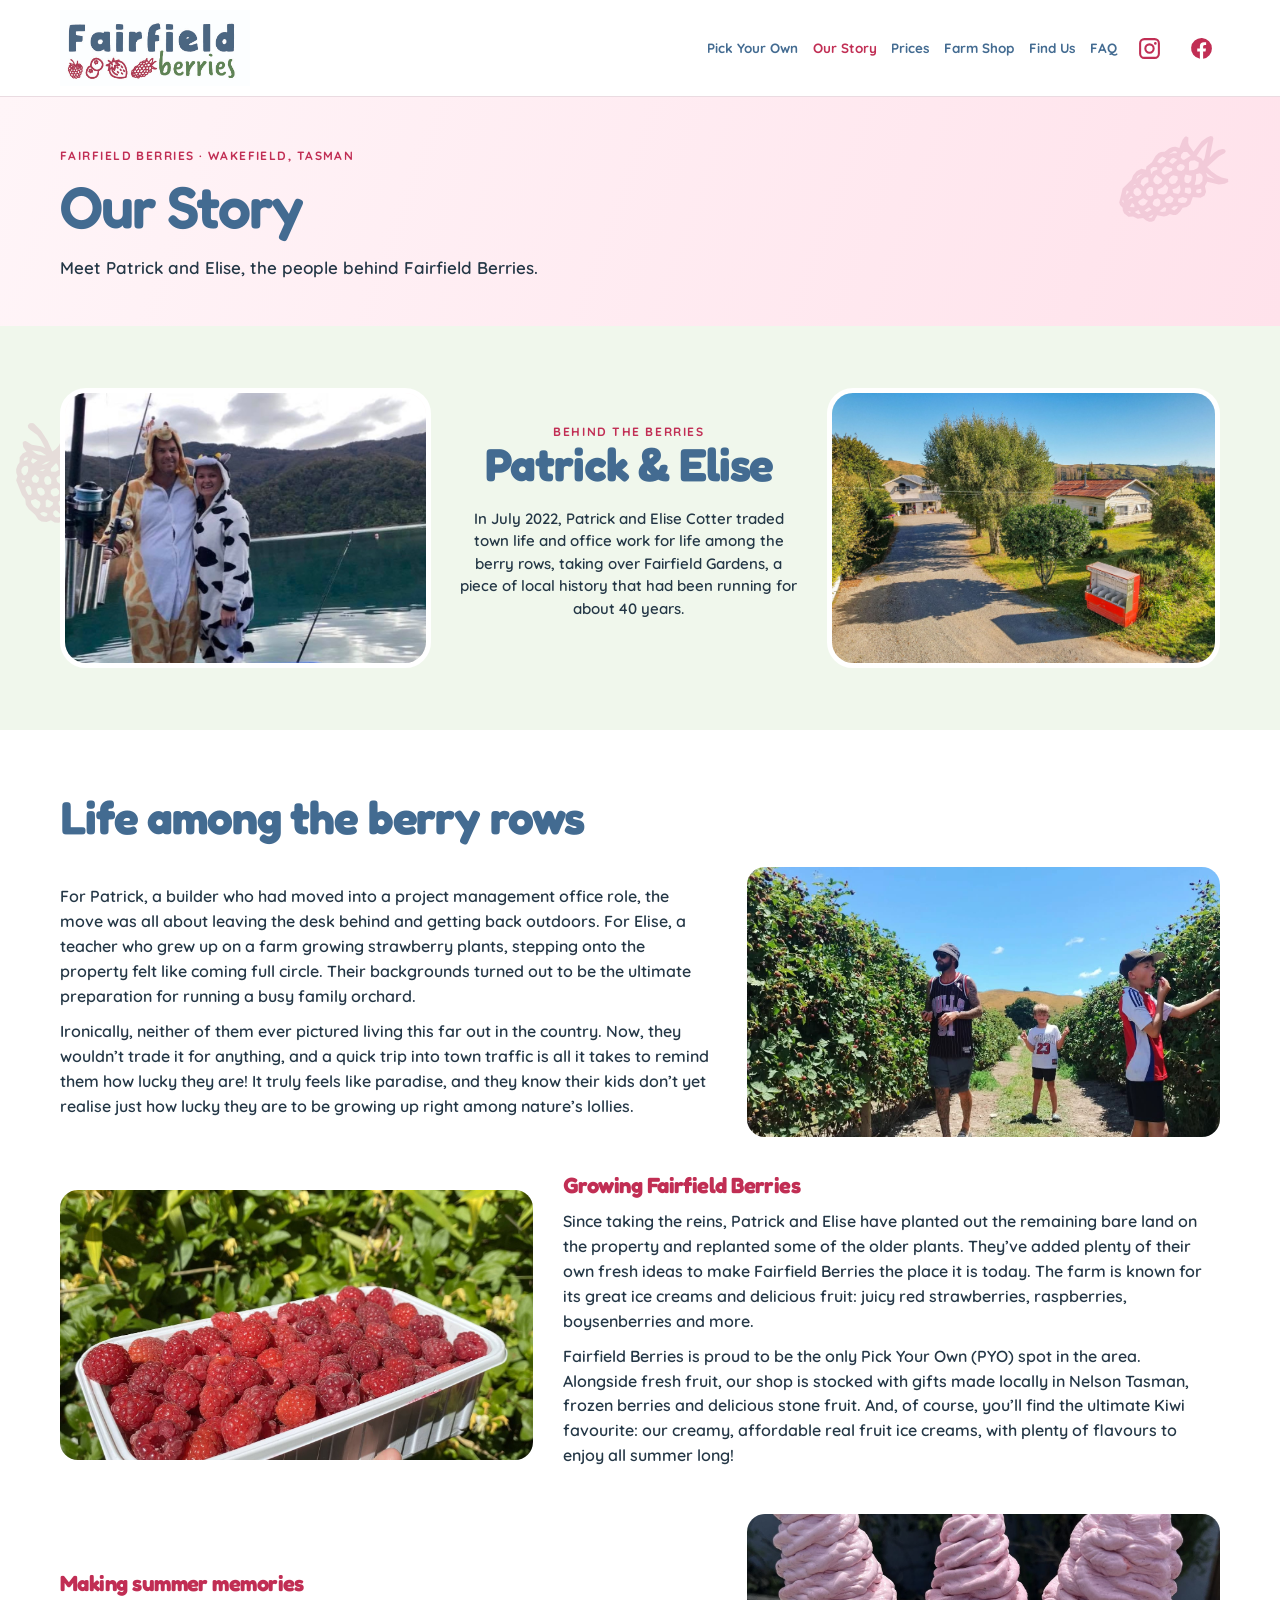
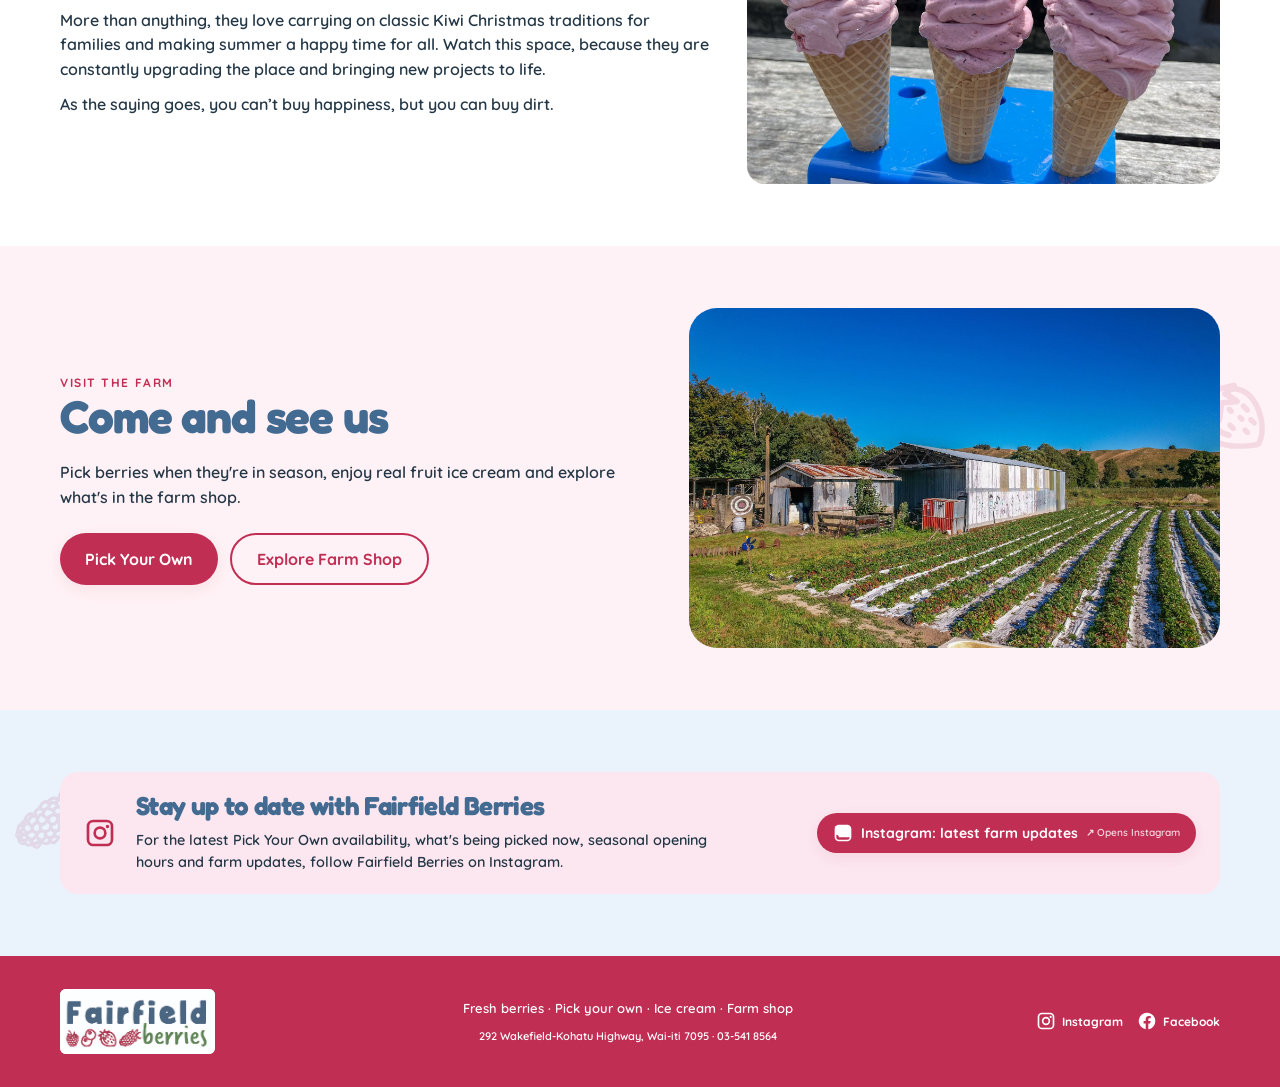
<file: our-story.html>
<!doctype html><html lang="en-NZ"><head><meta charset="utf-8"><meta name="viewport" content="width=device-width,initial-scale=1"><meta name="description" content="Our Story at Fairfield Berries, Wakefield, Tasman, New Zealand."><title>Our Story | Fairfield Berries</title><link rel="icon" type="image/svg+xml" href="public/logos/fairfield-icon.svg"><link rel="stylesheet" href="styles.css?v=20261113-10"><link rel="stylesheet" href="site.css?v=4"></head><body class="option-a inner-page"><header class="site-header"><div class="wrap header-inner"><a href="index.html" class="site-logo" aria-label="Fairfield Berries homepage"><img src="public/logos/Fairfield%20Berries%20Logos-02.jpg" alt="Fairfield Berries"></a><button type="button" class="menu-toggle" aria-label="Toggle navigation" aria-expanded="false">☰</button><nav class="site-nav" aria-label="Main navigation"><a href="pick-your-own.html">Pick Your Own</a><a href="our-story.html" aria-current="page">Our Story</a><a href="prices.html">Prices</a><a href="farm-shop.html">Farm Shop</a><a href="find-us.html">Find Us</a><a href="faq.html">FAQ</a><a class="nav-social" href="https://www.instagram.com/fairfield_berries/" target="_blank" rel="noopener noreferrer" aria-label="Instagram"><svg viewBox="0 0 24 24" aria-hidden="true"><path d="M7 2h10a5 5 0 0 1 5 5v10a5 5 0 0 1-5 5H7a5 5 0 0 1-5-5V7a5 5 0 0 1 5-5zm0 2a3 3 0 0 0-3 3v10a3 3 0 0 0 3 3h10a3 3 0 0 0 3-3V7a3 3 0 0 0-3-3H7zm5 3a5 5 0 1 1 0 10 5 5 0 0 1 0-10zm0 2a3 3 0 1 0 0 6 3 3 0 0 0 0-6zm5.6-3.2a1.3 1.3 0 1 1 0 2.6 1.3 1.3 0 0 1 0-2.6z"/></svg></a><a class="nav-social" href="https://www.facebook.com/fairfieldberries" target="_blank" rel="noopener noreferrer" aria-label="Facebook"><svg viewBox="0 0 24 24" aria-hidden="true"><path d="M22 12A10 10 0 1 0 10.44 21.9v-7.03H7.9V12h2.54V9.8c0-2.5 1.49-3.89 3.77-3.89 1.09 0 2.23.2 2.23.2v2.46h-1.26c-1.24 0-1.62.77-1.62 1.56V12h2.76l-.44 2.87h-2.32v7.03A10 10 0 0 0 22 12z"/></svg></a></nav></div></header><main><section class="inner-hero"><div class="wrap"><span class="eyebrow">Fairfield Berries · Wakefield, Tasman</span><h1>Our Story</h1><p>Meet Patrick and Elise, the people behind Fairfield Berries.</p></div></section><section class="inner-section green"><img class="page-decor left" alt="" aria-hidden="true" src="public/images/raspberry-logo-art.svg"><div class="wrap story-layout story-intro"><figure class="story-photo"><img src="public/images/elise-patrick.jpeg" alt="Patrick and Elise together"></figure><div class="story-text"><span class="eyebrow">Behind the berries</span><h2>Patrick & Elise</h2><p>In July 2022, Patrick and Elise Cotter traded town life and office work for life among the berry rows, taking over Fairfield Gardens, a piece of local history that had been running for about 40 years.</p></div><figure class="story-farm-photo"><img src="public/images/IMG_5367.JPG" alt="Fairfield Berries farm buildings and entrance"></figure></div></section><section class="inner-section"><div class="wrap"><h2>Life among the berry rows</h2><div class="story-chapters"><div class="story-chapter"><div><p>For Patrick, a builder who had moved into a project management office role, the move was all about leaving the desk behind and getting back outdoors. For Elise, a teacher who grew up on a farm growing strawberry plants, stepping onto the property felt like coming full circle. Their backgrounds turned out to be the ultimate preparation for running a busy family orchard.</p><p>Ironically, neither of them ever pictured living this far out in the country. Now, they wouldn’t trade it for anything, and a quick trip into town traffic is all it takes to remind them how lucky they are! It truly feels like paradise, and they know their kids don’t yet realise just how lucky they are to be growing up right among nature’s lollies.</p></div><img src="public/images/IMG_5285.JPG" alt="Visitors among the berry rows" loading="lazy"></div><div class="story-chapter"><img src="public/images/IMG_9956.jpeg" alt="Fresh berries at Fairfield Berries" loading="lazy"><div><h3>Growing Fairfield Berries</h3><p>Since taking the reins, Patrick and Elise have planted out the remaining bare land on the property and replanted some of the older plants. They’ve added plenty of their own fresh ideas to make Fairfield Berries the place it is today. The farm is known for its great ice creams and delicious fruit: juicy red strawberries, raspberries, boysenberries and more.</p><p>Fairfield Berries is proud to be the only Pick Your Own (PYO) spot in the area. Alongside fresh fruit, our shop is stocked with gifts made locally in Nelson Tasman, frozen berries and delicious stone fruit. And, of course, you’ll find the ultimate Kiwi favourite: our creamy, affordable real fruit ice creams, with plenty of flavours to enjoy all summer long!</p></div></div><div class="story-chapter"><div><h3>Making summer memories</h3><p>More than anything, they love carrying on classic Kiwi Christmas traditions for families and making summer a happy time for all. Watch this space, because they are constantly upgrading the place and bringing new projects to life.</p><p>As the saying goes, you can’t buy happiness, but you can buy dirt.</p></div><img src="public/images/IMG_5247.jpeg" alt="Real fruit ice creams at the farm" loading="lazy"></div></div></div></section><section class="inner-section alt"><img class="page-decor right" alt="" aria-hidden="true" src="public/images/strawberry-logo-art.svg"><div class="wrap split"><div><span class="eyebrow">Visit the farm</span><h2>Come and see us</h2><p>Pick berries when they're in season, enjoy real fruit ice cream and explore what's in the farm shop.</p><div class="actions story-visit-actions"><a class="button" href="pick-your-own.html">Pick Your Own</a><a class="button outline" href="farm-shop.html">Explore Farm Shop</a></div></div><img class="split-photo" src="public/images/IMG_5354.JPG" alt="Views of the Fairfield Berries farm"></div></section><section class="inner-section blue"><img class="page-decor left" alt="" aria-hidden="true" src="public/images/boysenberry-logo-art.svg"><div class="wrap"><div class="social-panel"><div class="social-icon" aria-hidden="true"><svg viewBox="0 0 24 24" aria-hidden="true"><path d="M7 2h10a5 5 0 0 1 5 5v10a5 5 0 0 1-5 5H7a5 5 0 0 1-5-5V7a5 5 0 0 1 5-5zm0 2a3 3 0 0 0-3 3v10a3 3 0 0 0 3 3h10a3 3 0 0 0 3-3V7a3 3 0 0 0-3-3H7zm5 3a5 5 0 1 1 0 10 5 5 0 0 1 0-10zm0 2a3 3 0 1 0 0 6 3 3 0 0 0 0-6zm5.6-3.2a1.3 1.3 0 1 1 0 2.6 1.3 1.3 0 0 1 0-2.6z"/></svg></div><h2>Stay up to date with Fairfield Berries</h2><p>For the latest Pick Your Own availability, what's being picked now, seasonal opening hours and farm updates, follow Fairfield Berries on Instagram.</p><a class="button external-social-link" href="https://www.instagram.com/fairfield_berries/" target="_blank" rel="noopener noreferrer"><svg class="external-instagram-icon" viewBox="0 0 24 24" aria-hidden="true"><path d="M7 2h10a5 5 0 0 1 5 5v10a5 5 0 0 1-5 5H7a5 5 0 0 1-5-5V7a5 5 0 0 1 5-5zm0 2a3 3 0 0 0-3 3v10a3 3 0 0 0 3 3h10a3 3 0 0 0 3-3H7a3 3 0 0 0-3-3V7a3 3 0 0 0-3-3H7zm5 3a5 5 0 1 1 0 10 5 5 0 0 1 0-10zm0 2a3 3 0 1 0 0 6 3 3 0 0 0 0-6z"/></svg> Instagram: latest farm updates <span class="offsite-label">↗ Opens Instagram</span></a></div></div></section></main><footer class="footer"><div class="wrap footer-inner"><a class="footer-logo" href="index.html"><img src="public/logos/Fairfield%20Berries%20Logos-02.jpg" alt="Fairfield Berries"></a><div class="footer-content"><p>Fresh berries · Pick your own · Ice cream · Farm shop</p><small>292 Wakefield-Kohatu Highway, Wai-iti 7095 · 03-541 8564</small></div><div class="footer-social"><a href="https://www.instagram.com/fairfield_berries/" target="_blank" rel="noopener noreferrer"><svg viewBox="0 0 24 24" aria-hidden="true"><path d="M7 2h10a5 5 0 0 1 5 5v10a5 5 0 0 1-5 5H7a5 5 0 0 1-5-5V7a5 5 0 0 1 5-5zm0 2a3 3 0 0 0-3 3v10a3 3 0 0 0 3 3h10a3 3 0 0 0 3-3V7a3 3 0 0 0-3-3H7zm5 3a5 5 0 1 1 0 10 5 5 0 0 1 0-10zm0 2a3 3 0 1 0 0 6 3 3 0 0 0 0-6zm5.6-3.2a1.3 1.3 0 1 1 0 2.6 1.3 1.3 0 0 1 0-2.6z"/></svg> Instagram</a><a href="https://www.facebook.com/fairfieldberries" target="_blank" rel="noopener noreferrer"><svg viewBox="0 0 24 24" aria-hidden="true"><path d="M22 12A10 10 0 1 0 10.44 21.9v-7.03H7.9V12h2.54V9.8c0-2.5 1.49-3.89 3.77-3.89 1.09 0 2.23.2 2.23.2v2.46h-1.26c-1.24 0-1.62.77-1.62 1.56V12h2.76l-.44 2.87h-2.32v7.03A10 10 0 0 0 22 12z"/></svg> Facebook</a></div></div></footer><script src="site.js"></script></body></html>
</file>
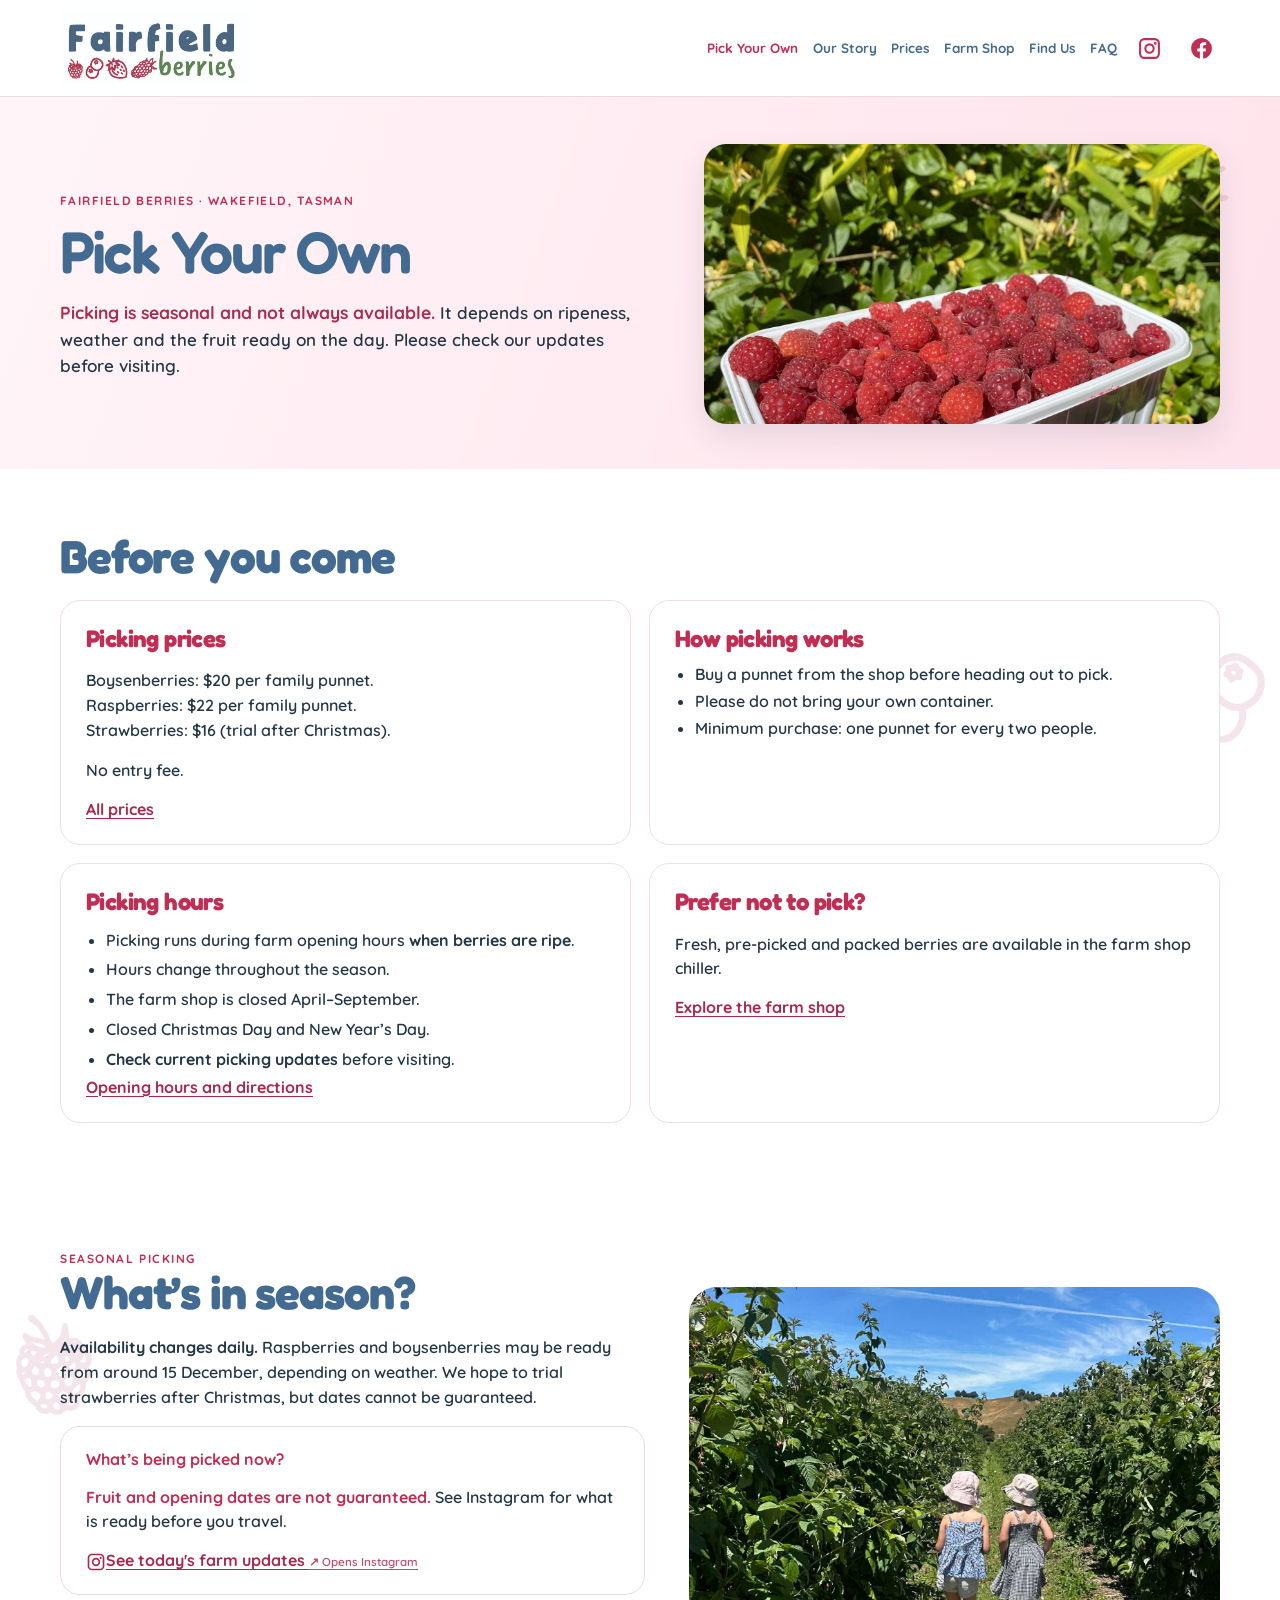
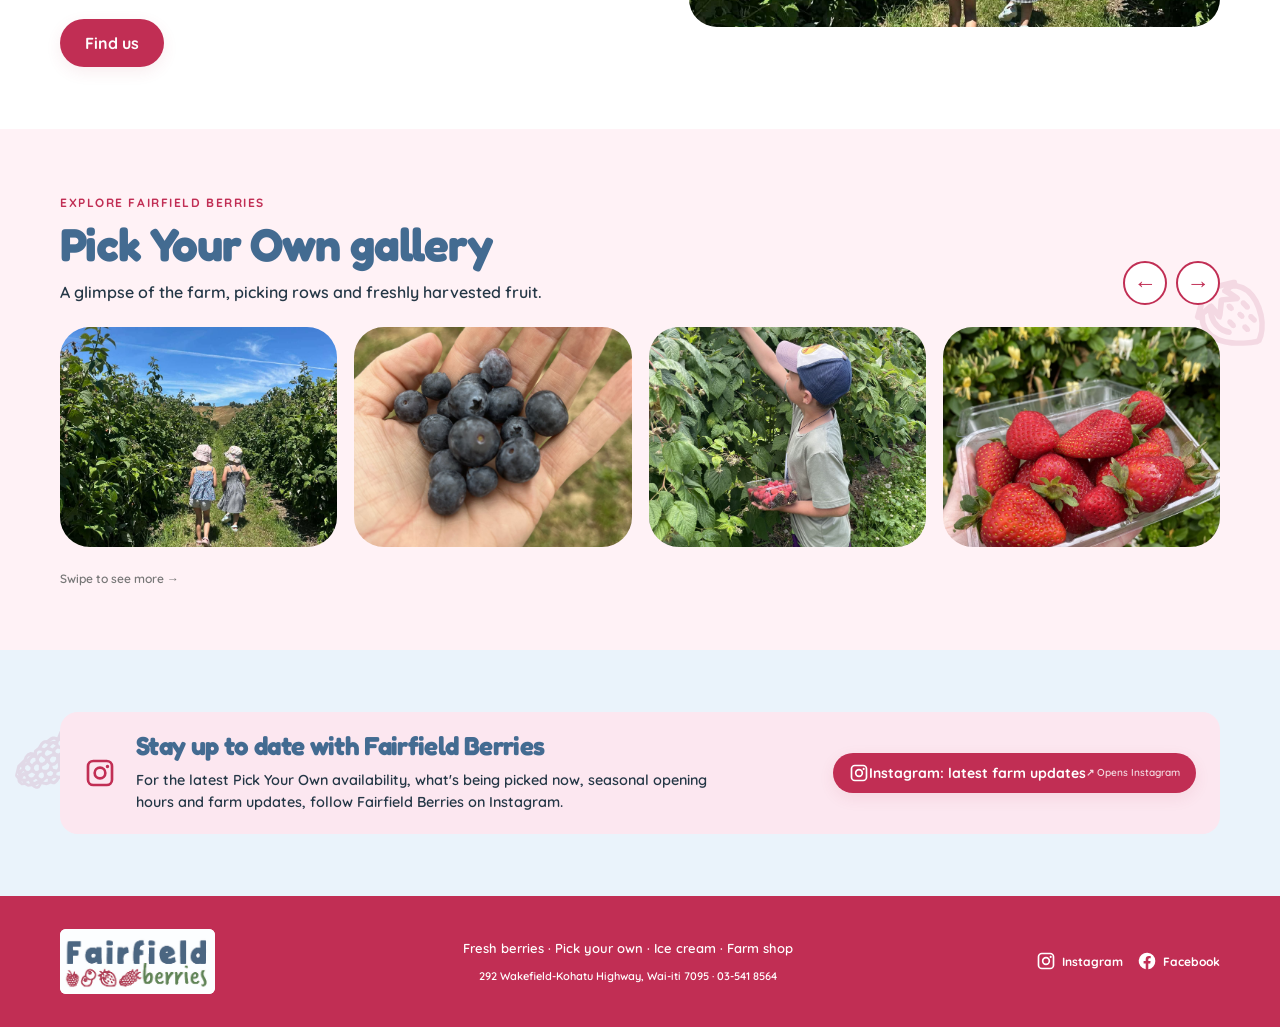
<file: pick-your-own.html>
<!doctype html><html lang="en-NZ"><head><meta charset="utf-8"><meta name="viewport" content="width=device-width,initial-scale=1"><meta name="description" content="Pick Your Own at Fairfield Berries, Wakefield, Tasman, New Zealand."><title>Pick Your Own | Fairfield Berries</title><link rel="icon" type="image/svg+xml" href="public/logos/fairfield-icon.svg"><link rel="stylesheet" href="styles.css?v=20261113-10"><link rel="stylesheet" href="site.css?v=4"></head><body class="option-a inner-page"><header class="site-header"><div class="wrap header-inner"><a href="index.html" class="site-logo" aria-label="Fairfield Berries homepage"><img src="public/logos/Fairfield%20Berries%20Logos-02.jpg" alt="Fairfield Berries"></a><button type="button" class="menu-toggle" aria-label="Toggle navigation" aria-expanded="false">☰</button><nav class="site-nav" aria-label="Main navigation"><a href="pick-your-own.html" aria-current="page">Pick Your Own</a><a href="our-story.html">Our Story</a><a href="prices.html">Prices</a><a href="farm-shop.html">Farm Shop</a><a href="find-us.html">Find Us</a><a href="faq.html">FAQ</a><a class="nav-social" href="https://www.instagram.com/fairfield_berries/" target="_blank" rel="noopener noreferrer" aria-label="Instagram"><svg viewBox="0 0 24 24" aria-hidden="true"><path d="M7 2h10a5 5 0 0 1 5 5v10a5 5 0 0 1-5 5H7a5 5 0 0 1-5-5V7a5 5 0 0 1 5-5zm0 2a3 3 0 0 0-3 3v10a3 3 0 0 0 3 3h10a3 3 0 0 0 3-3V7a3 3 0 0 0-3-3H7zm5 3a5 5 0 1 1 0 10 5 5 0 0 1 0-10zm0 2a3 3 0 1 0 0 6 3 3 0 0 0 0-6zm5.6-3.2a1.3 1.3 0 1 1 0 2.6 1.3 1.3 0 0 1 0-2.6z"/></svg></a><a class="nav-social" href="https://www.facebook.com/fairfieldberries" target="_blank" rel="noopener noreferrer" aria-label="Facebook"><svg viewBox="0 0 24 24" aria-hidden="true"><path d="M22 12A10 10 0 1 0 10.44 21.9v-7.03H7.9V12h2.54V9.8c0-2.5 1.49-3.89 3.77-3.89 1.09 0 2.23.2 2.23.2v2.46h-1.26c-1.24 0-1.62.77-1.62 1.56V12h2.76l-.44 2.87h-2.32v7.03A10 10 0 0 0 22 12z"/></svg></a></nav></div></header><main><section class="inner-hero pyo-hero"><div class="wrap pyo-hero-grid"><div><span class="eyebrow">Fairfield Berries · Wakefield, Tasman</span><h1>Pick Your Own</h1><p><strong>Picking is seasonal and not always available.</strong> It depends on ripeness, weather and the fruit ready on the day. Please check our updates before visiting.</p></div><img class="pyo-hero-photo" src="public/images/IMG_9956.jpeg" alt="A freshly picked punnet of raspberries being held at Fairfield Berries"></div></section><section class="inner-section"><img class="page-decor right" alt="" aria-hidden="true" src="public/images/blueberry-logo-art.svg"><div class="wrap"><h2>Before you come</h2><div class="product-list"><div class="product-box"><h3>Picking prices</h3><p>Boysenberries: $20 per family punnet.<br>Raspberries: $22 per family punnet.<br>Strawberries: $16 (trial after Christmas).</p><p>No entry fee.</p><a class="inline-link" href="prices.html#pyo-prices">All prices</a></div><div class="product-box"><h3>How picking works</h3><ul><li>Buy a punnet from the shop before heading out to pick.</li><li>Please do not bring your own container.</li><li>Minimum purchase: one punnet for every two people.</li></ul></div><div class="product-box"><h3>Picking hours</h3><ul class="compact-facts"><li>Picking runs during farm opening hours <strong>when berries are ripe</strong>.</li><li>Hours change throughout the season.</li><li>The farm shop is closed April–September.</li><li>Closed Christmas Day and New Year’s Day.</li><li><strong>Check current picking updates</strong> before visiting.</li></ul><a class="inline-link" href="find-us.html">Opening hours and directions</a></div><div class="product-box"><h3>Prefer not to pick?</h3><p>Fresh, pre-picked and packed berries are available in the farm shop chiller.</p><a class="inline-link" href="farm-shop.html#berries">Explore the farm shop</a></div></div></div></section><section class="inner-section"><img class="page-decor left" alt="" aria-hidden="true" src="public/images/raspberry-logo-art.svg"><div class="wrap split"><div><span class="eyebrow">Seasonal picking</span><h2>What’s in season?</h2><p><strong>Availability changes daily.</strong> Raspberries and boysenberries may be ready from around 15 December, depending on weather. We hope to trial strawberries after Christmas, but dates cannot be guaranteed.</p><div class="notice"><strong>What’s being picked now?</strong><p><strong>Fruit and opening dates are not guaranteed.</strong> See Instagram for what is ready before you travel.</p><a class="inline-link" href="https://www.instagram.com/fairfield_berries/" target="_blank" rel="noopener noreferrer"><svg class="external-instagram-icon" viewBox="0 0 24 24" aria-hidden="true"><path d="M7 2h10a5 5 0 0 1 5 5v10a5 5 0 0 1-5 5H7a5 5 0 0 1-5-5V7a5 5 0 0 1 5-5zm0 2a3 3 0 0 0-3 3v10a3 3 0 0 0 3 3h10a3 3 0 0 0 3-3V7a3 3 0 0 0-3-3H7zm5 3a5 5 0 1 1 0 10 5 5 0 0 1 0-10zm0 2a3 3 0 1 0 0 6 3 3 0 0 0 0-6zm5.6-3.2a1.3 1.3 0 1 1 0 2.6 1.3 1.3 0 0 1 0-2.6z"/></svg>See today's farm updates <span class="offsite-label">↗ Opens Instagram</span></a></div><div class="actions"><a class="button" href="find-us.html">Find us</a></div></div><img class="split-photo" src="public/images/kids-in-row.jpg" alt="Children exploring the berry rows"></div></section><section class="inner-section alt"><img class="page-decor right" alt="" aria-hidden="true" src="public/images/strawberry-logo-art.svg"><div class="wrap"><div class="gallery-head"><div><span class="eyebrow">Explore Fairfield Berries</span><h2>Pick Your Own gallery</h2><p>A glimpse of the farm, picking rows and freshly harvested fruit.</p></div><div class="focus-controls"><button type="button" data-carousel="pyo-track" data-direction="-1" aria-label="Previous photo">←</button><button type="button" data-carousel="pyo-track" data-direction="1" aria-label="Next photo">→</button></div></div><div class="focus-track" id="pyo-track" tabindex="0" aria-label="Pick Your Own photographs, swipe to browse"><figure><img loading="lazy" src="public/images/kids-in-row.jpg" alt="Two children walking through the berry rows"></figure><figure><img loading="lazy" src="public/images/IMG_5097.jpeg" alt="Fresh blueberries held in a hand"></figure><figure><img loading="lazy" src="public/images/IMG_5190.jpeg" alt="Child picking berries from the bushes"></figure><figure><img loading="lazy" src="public/images/IMG_8723.jpeg" alt="Fresh strawberries in a punnet"></figure><figure><img loading="lazy" src="public/images/IMG_9759.JPG" alt="Berry harvesting machinery at the farm"></figure><figure><img loading="lazy" src="public/images/IMG_9173.jpeg" alt="Fresh strawberries held in hands"></figure><figure><img loading="lazy" src="public/images/IMG_8540.jpeg" alt="Strawberry plants in the field"></figure><figure><img loading="lazy" src="public/images/IMG_5354.JPG" alt="An overview of the berry farm"></figure><figure><img loading="lazy" src="public/images/IMG_5285.JPG" alt="Visitors picking berries at Fairfield"></figure><figure><img loading="lazy" src="public/images/IMG_0252.jpeg" alt="Fresh blackberries in a punnet"></figure></div><p class="focus-hint">Swipe to see more →</p></div></section><section class="inner-section blue"><img class="page-decor left" alt="" aria-hidden="true" src="public/images/boysenberry-logo-art.svg"><div class="wrap"><div class="social-panel"><div class="social-icon" aria-hidden="true"><svg viewBox="0 0 24 24" aria-hidden="true"><path d="M7 2h10a5 5 0 0 1 5 5v10a5 5 0 0 1-5 5H7a5 5 0 0 1-5-5V7a5 5 0 0 1 5-5zm0 2a3 3 0 0 0-3 3v10a3 3 0 0 0 3 3h10a3 3 0 0 0 3-3V7a3 3 0 0 0-3-3H7zm5 3a5 5 0 1 1 0 10 5 5 0 0 1 0-10zm0 2a3 3 0 1 0 0 6 3 3 0 0 0 0-6zm5.6-3.2a1.3 1.3 0 1 1 0 2.6 1.3 1.3 0 0 1 0-2.6z"/></svg></div><h2>Stay up to date with Fairfield Berries</h2><p>For the latest Pick Your Own availability, what's being picked now, seasonal opening hours and farm updates, follow Fairfield Berries on Instagram.</p><a class="button" href="https://www.instagram.com/fairfield_berries/" target="_blank" rel="noopener noreferrer"><svg class="external-instagram-icon" viewBox="0 0 24 24" aria-hidden="true"><path d="M7 2h10a5 5 0 0 1 5 5v10a5 5 0 0 1-5 5H7a5 5 0 0 1-5-5V7a5 5 0 0 1 5-5zm0 2a3 3 0 0 0-3 3v10a3 3 0 0 0 3 3h10a3 3 0 0 0 3-3V7a3 3 0 0 0-3-3H7zm5 3a5 5 0 1 1 0 10 5 5 0 0 1 0-10zm0 2a3 3 0 1 0 0 6 3 3 0 0 0 0-6zm5.6-3.2a1.3 1.3 0 1 1 0 2.6 1.3 1.3 0 0 1 0-2.6z"/></svg>Instagram: latest farm updates <span class="offsite-label">↗ Opens Instagram</span></a></div></div></section></main><footer class="footer"><div class="wrap footer-inner"><a class="footer-logo" href="index.html"><img src="public/logos/Fairfield%20Berries%20Logos-02.jpg" alt="Fairfield Berries"></a><div class="footer-content"><p>Fresh berries · Pick your own · Ice cream · Farm shop</p><small>292 Wakefield-Kohatu Highway, Wai-iti 7095 · 03-541 8564</small></div><div class="footer-social"><a href="https://www.instagram.com/fairfield_berries/" target="_blank" rel="noopener noreferrer"><svg viewBox="0 0 24 24" aria-hidden="true"><path d="M7 2h10a5 5 0 0 1 5 5v10a5 5 0 0 1-5 5H7a5 5 0 0 1-5-5V7a5 5 0 0 1 5-5zm0 2a3 3 0 0 0-3 3v10a3 3 0 0 0 3 3h10a3 3 0 0 0 3-3V7a3 3 0 0 0-3-3H7zm5 3a5 5 0 1 1 0 10 5 5 0 0 1 0-10zm0 2a3 3 0 1 0 0 6 3 3 0 0 0 0-6zm5.6-3.2a1.3 1.3 0 1 1 0 2.6 1.3 1.3 0 0 1 0-2.6z"/></svg> Instagram</a><a href="https://www.facebook.com/fairfieldberries" target="_blank" rel="noopener noreferrer"><svg viewBox="0 0 24 24" aria-hidden="true"><path d="M22 12A10 10 0 1 0 10.44 21.9v-7.03H7.9V12h2.54V9.8c0-2.5 1.49-3.89 3.77-3.89 1.09 0 2.23.2 2.23.2v2.46h-1.26c-1.24 0-1.62.77-1.62 1.56V12h2.76l-.44 2.87h-2.32v7.03A10 10 0 0 0 22 12z"/></svg> Facebook</a></div></div></footer><script src="site.js"></script></body></html>
</file>
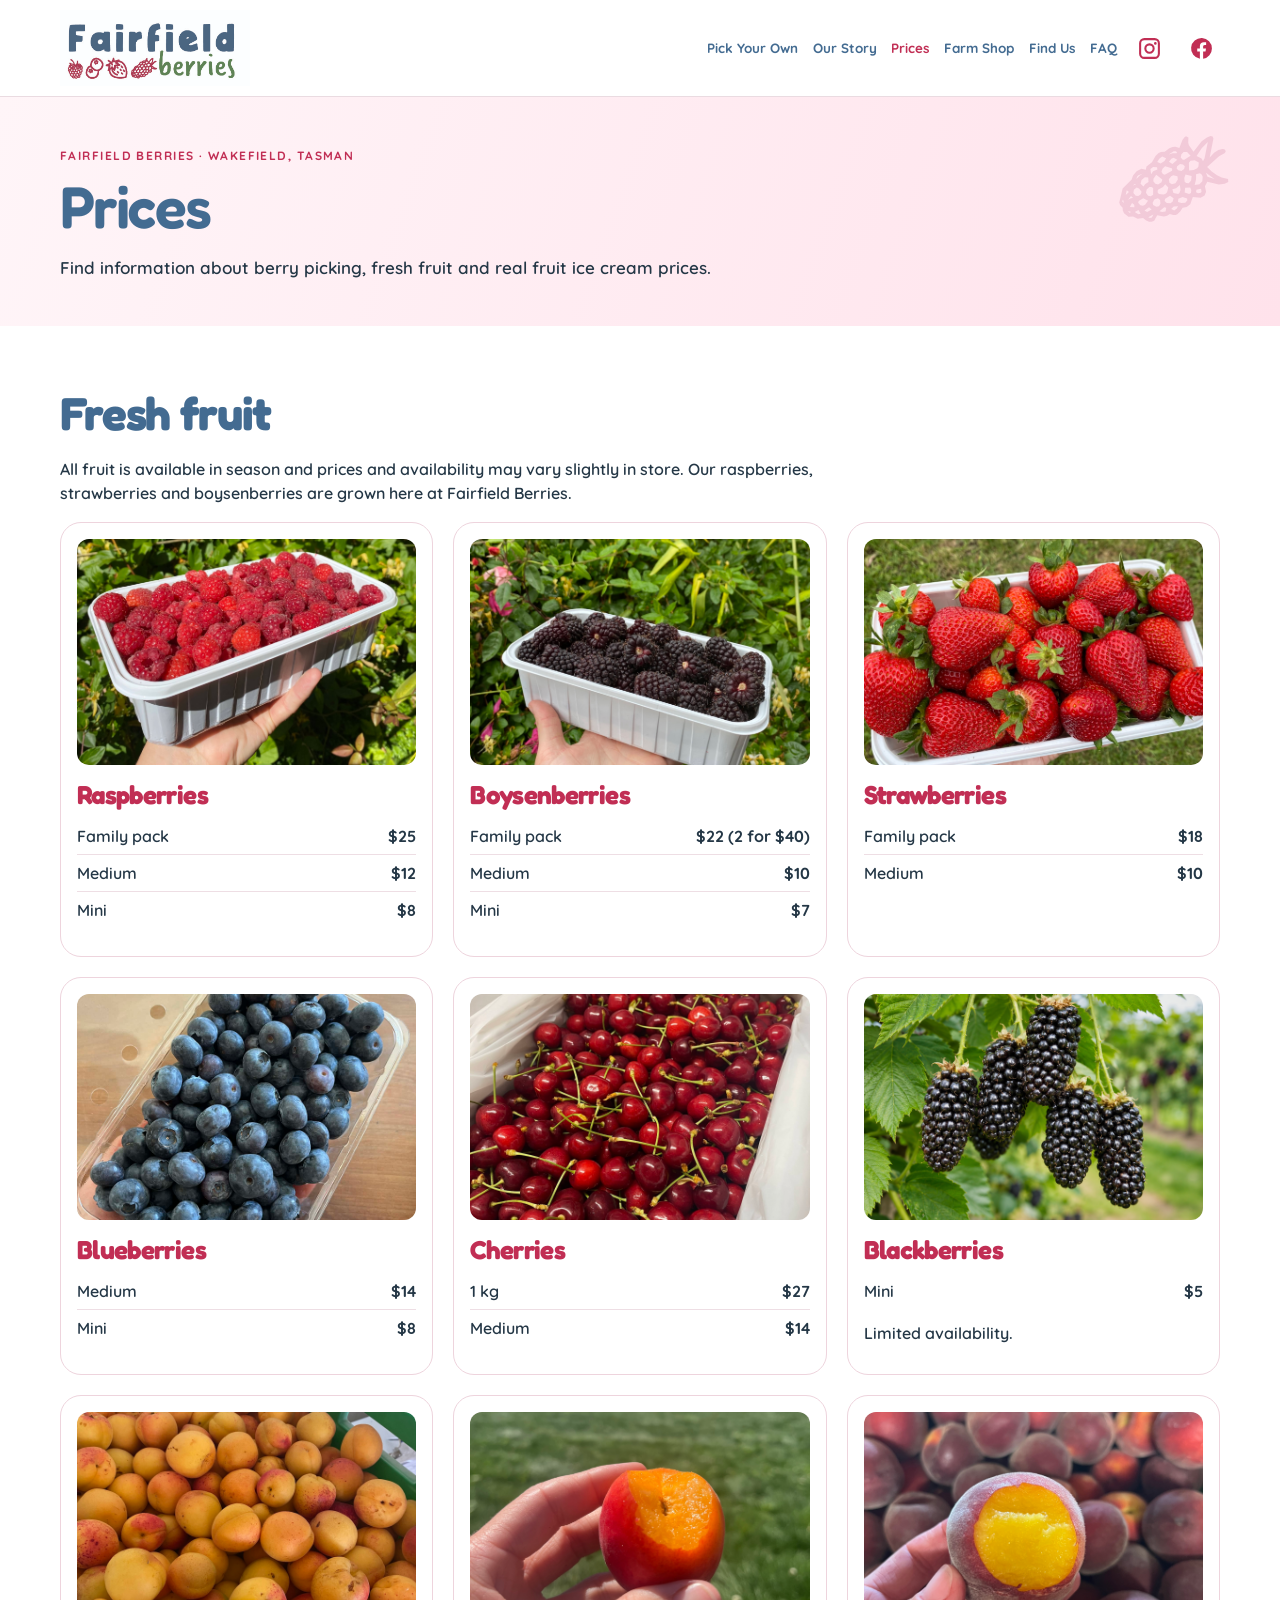
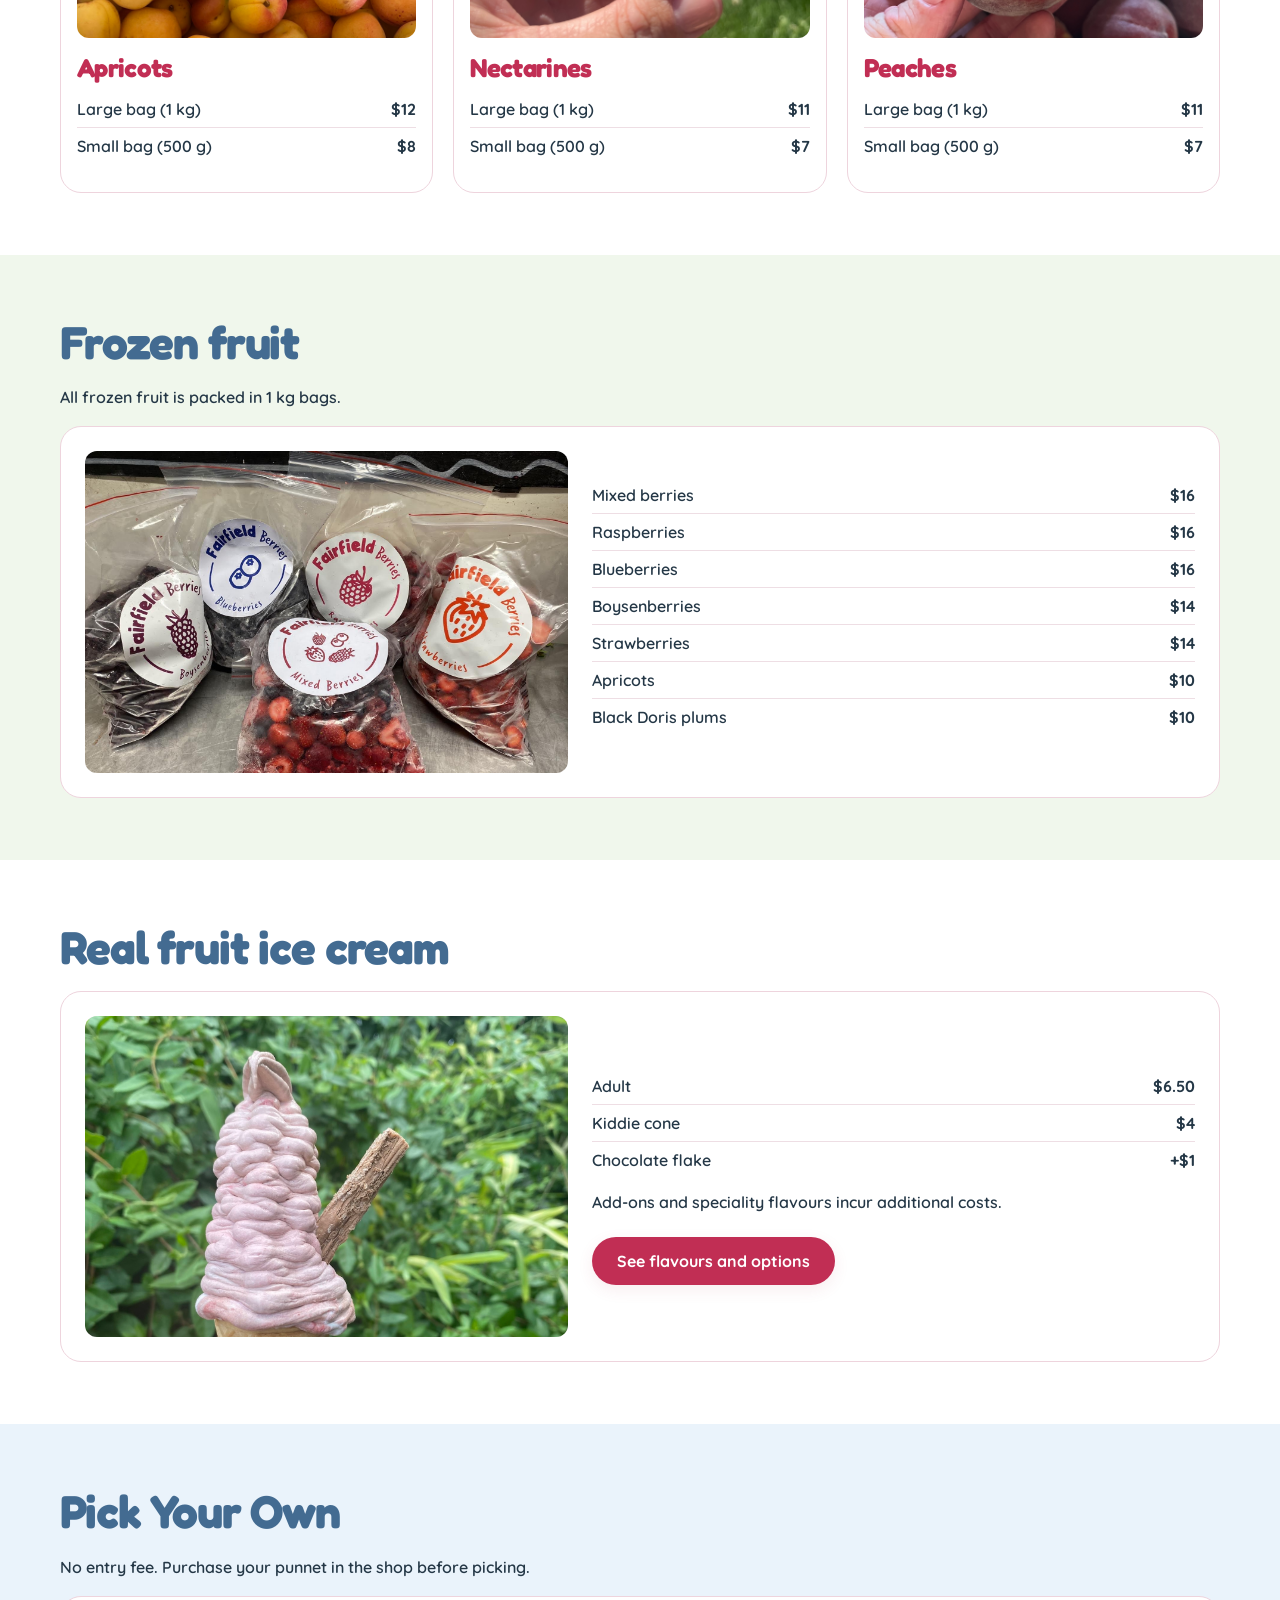
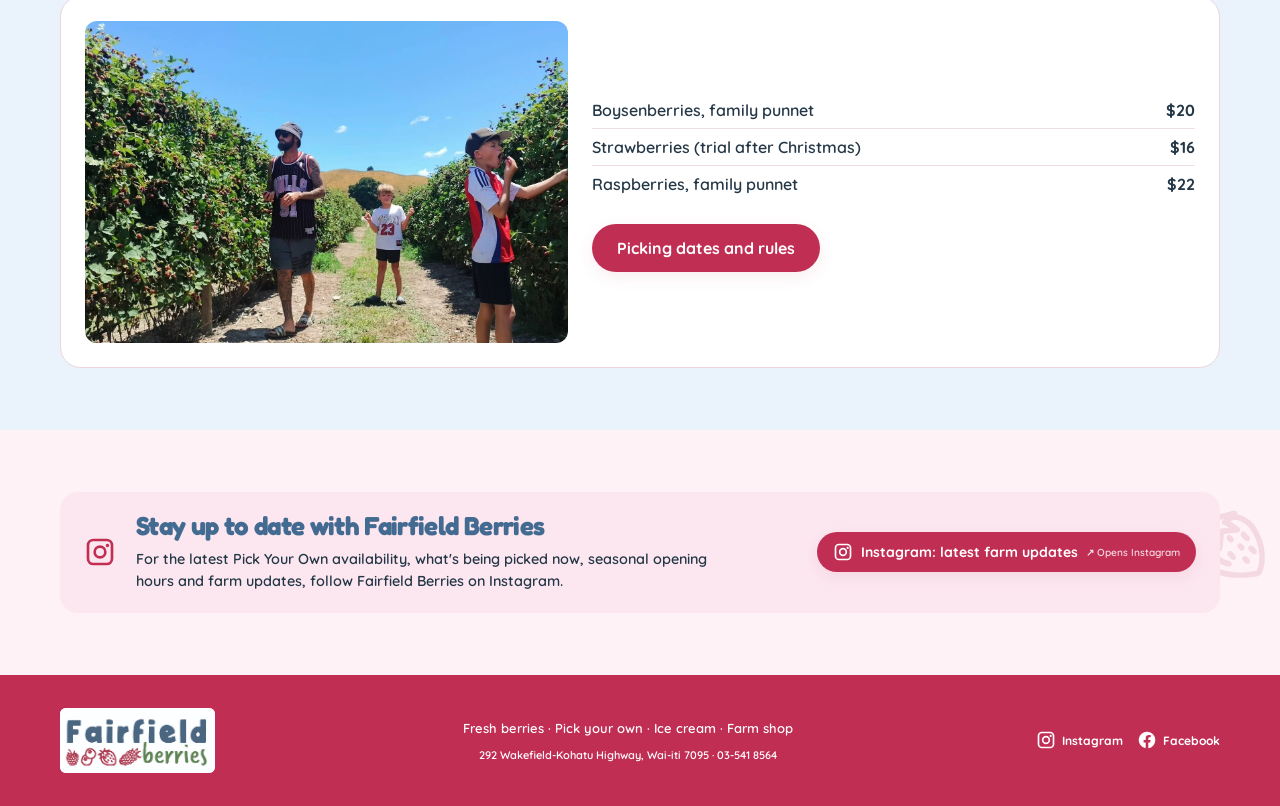
<file: prices.html>
<!doctype html><html lang="en-NZ"><head><meta charset="utf-8"><meta name="viewport" content="width=device-width,initial-scale=1"><meta name="description" content="Prices at Fairfield Berries, Wakefield, Tasman, New Zealand."><title>Prices | Fairfield Berries</title><link rel="icon" type="image/svg+xml" href="public/logos/fairfield-icon.svg"><link rel="stylesheet" href="styles.css?v=20261113-10"><link rel="stylesheet" href="site.css?v=5"></head><body class="option-a inner-page"><header class="site-header"><div class="wrap header-inner"><a href="index.html" class="site-logo" aria-label="Fairfield Berries homepage"><img src="public/logos/Fairfield%20Berries%20Logos-02.jpg" alt="Fairfield Berries"></a><button type="button" class="menu-toggle" aria-label="Toggle navigation" aria-expanded="false">☰</button><nav class="site-nav" aria-label="Main navigation"><a href="pick-your-own.html">Pick Your Own</a><a href="our-story.html">Our Story</a><a href="prices.html" aria-current="page">Prices</a><a href="farm-shop.html">Farm Shop</a><a href="find-us.html">Find Us</a><a href="faq.html">FAQ</a><a class="nav-social" href="https://www.instagram.com/fairfield_berries/" target="_blank" rel="noopener noreferrer" aria-label="Instagram"><svg viewBox="0 0 24 24" aria-hidden="true"><path d="M7 2h10a5 5 0 0 1 5 5v10a5 5 0 0 1-5 5H7a5 5 0 0 1-5-5V7a5 5 0 0 1 5-5zm0 2a3 3 0 0 0-3 3v10a3 3 0 0 0 3 3h10a3 3 0 0 0 3-3V7a3 3 0 0 0-3-3H7zm5 3a5 5 0 1 1 0 10 5 5 0 0 1 0-10zm0 2a3 3 0 1 0 0 6 3 3 0 0 0 0-6zm5.6-3.2a1.3 1.3 0 1 1 0 2.6 1.3 1.3 0 0 1 0-2.6z"/></svg></a><a class="nav-social" href="https://www.facebook.com/fairfieldberries" target="_blank" rel="noopener noreferrer" aria-label="Facebook"><svg viewBox="0 0 24 24" aria-hidden="true"><path d="M22 12A10 10 0 1 0 10.44 21.9v-7.03H7.9V12h2.54V9.8c0-2.5 1.49-3.89 3.77-3.89 1.09 0 2.23.2 2.23.2v2.46h-1.26c-1.24 0-1.62.77-1.62 1.56V12h2.76l-.44 2.87h-2.32v7.03A10 10 0 0 0 22 12z"/></svg></a></nav></div></header><main><section class="inner-hero"><div class="wrap"><span class="eyebrow">Fairfield Berries · Wakefield, Tasman</span><h1>Prices</h1><p>Find information about berry picking, fresh fruit and real fruit ice cream prices.</p></div></section><section class="inner-section">
<div class="wrap">
<h2>Fresh fruit</h2>
<p>All fruit is available in season and prices and availability may vary slightly in store. Our raspberries, strawberries and boysenberries are grown here at Fairfield Berries.</p>
<div class="price-list price-photo-grid"><div class="price-item price-photo-card">
<div class="price-photo"><img style="object-position:center 66%" src="public/images/raspeberries.jpeg" alt="Raspberries at Fairfield Berries" loading="lazy" decoding="async"></div>
<h3>Raspberries</h3><dl class="price-rows">
  <div><dt>Family pack</dt><dd>$25</dd></div>
  <div><dt>Medium</dt><dd>$12</dd></div>
  <div><dt>Mini</dt><dd>$8</dd></div>
</dl></div>
<div class="price-item price-photo-card">
<div class="price-photo"><img style="object-position:center 66%" src="public/images/boysenberry.jpeg" alt="Boysenberries at Fairfield Berries" loading="lazy" decoding="async"></div>
<h3>Boysenberries</h3><dl class="price-rows">
  <div><dt>Family pack</dt><dd>$22 (2 for $40)</dd></div>
  <div><dt>Medium</dt><dd>$10</dd></div>
  <div><dt>Mini</dt><dd>$7</dd></div>
</dl></div>
<div class="price-item price-photo-card">
<div class="price-photo"><img style="object-position:center 66%" src="public/images/strawwberry.jpeg" alt="Strawberries at Fairfield Berries" loading="lazy" decoding="async"></div>
<h3>Strawberries</h3><dl class="price-rows">
  <div><dt>Family pack</dt><dd>$18</dd></div>
  <div><dt>Medium</dt><dd>$10</dd></div>
</dl></div>
<div class="price-item price-photo-card">
<div class="price-photo"><img src="public/images/blueberries.jpg" alt="Blueberries at Fairfield Berries" loading="lazy" decoding="async"></div>
<h3>Blueberries</h3><dl class="price-rows">
  <div><dt>Medium</dt><dd>$14</dd></div>
  <div><dt>Mini</dt><dd>$8</dd></div>
</dl></div>
<div class="price-item price-photo-card">
<div class="price-photo"><img src="public/images/cherries.jpeg" alt="Cherries at Fairfield Berries" loading="lazy" decoding="async"></div>
<h3>Cherries</h3><dl class="price-rows">
  <div><dt>1 kg</dt><dd>$27</dd></div>
  <div><dt>Medium</dt><dd>$14</dd></div>
</dl></div>
<div class="price-item price-photo-card">
<div class="price-photo"><img src="public/images/blackberry.png" alt="Illustrative image of Karaka blackberries on the vine" loading="lazy" decoding="async"></div>
<h3>Blackberries</h3><dl class="price-rows">
  <div><dt>Mini</dt><dd>$5</dd></div>
</dl><p>Limited availability.</p></div>
<div class="price-item price-photo-card">
<div class="price-photo"><img src="public/images/apricot.jpeg" alt="Apricots at Fairfield Berries" loading="lazy" decoding="async"></div>
<h3>Apricots</h3><dl class="price-rows">
  <div><dt>Large bag (1 kg)</dt><dd>$12</dd></div>
  <div><dt>Small bag (500 g)</dt><dd>$8</dd></div>
</dl></div>
<div class="price-item price-photo-card">
<div class="price-photo"><img style="object-position:center 66%" src="public/images/nectarine.jpeg" alt="Nectarines at Fairfield Berries" loading="lazy" decoding="async"></div>
<h3>Nectarines</h3><dl class="price-rows">
  <div><dt>Large bag (1 kg)</dt><dd>$11</dd></div>
  <div><dt>Small bag (500 g)</dt><dd>$7</dd></div>
</dl></div>
<div class="price-item price-photo-card">
<div class="price-photo"><img src="public/images/peach.jpeg" alt="Peaches at Fairfield Berries" loading="lazy" decoding="async"></div>
<h3>Peaches</h3><dl class="price-rows">
  <div><dt>Large bag (1 kg)</dt><dd>$11</dd></div>
  <div><dt>Small bag (500 g)</dt><dd>$7</dd></div>
</dl></div></div>
</div>
</section>
<section class="inner-section green" id="frozen-prices">
<div class="wrap"><h2>Frozen fruit</h2><p>All frozen fruit is packed in 1 kg bags.</p><div class="price-item price-feature-card"><div class="price-photo"><img src="public/images/IMG_0549.JPG" alt="Frozen berry bags at Fairfield Berries" loading="lazy" decoding="async"></div><div class="price-feature-copy"><dl class="price-rows">
  <div><dt>Mixed berries</dt><dd>$16</dd></div>
  <div><dt>Raspberries</dt><dd>$16</dd></div>
  <div><dt>Blueberries</dt><dd>$16</dd></div>
  <div><dt>Boysenberries</dt><dd>$14</dd></div>
  <div><dt>Strawberries</dt><dd>$14</dd></div>
  <div><dt>Apricots</dt><dd>$10</dd></div>
  <div><dt>Black Doris plums</dt><dd>$10</dd></div>
</dl></div></div></div>
</section>
<section class="inner-section" id="icecream-prices">
<div class="wrap"><h2>Real fruit ice cream</h2><div class="price-item price-feature-card"><div class="price-photo"><img style="object-position:center 32%" src="public/images/icecream.jpeg" alt="Real fruit ice cream with chocolate flake at Fairfield Berries" loading="lazy" decoding="async"></div><div class="price-feature-copy"><dl class="price-rows">
  <div><dt>Adult</dt><dd>$6.50</dd></div>
  <div><dt>Kiddie cone</dt><dd>$4</dd></div>
  <div><dt>Chocolate flake</dt><dd>+$1</dd></div>
</dl><p>Add-ons and speciality flavours incur additional costs.</p><div class="actions price-card-actions"><a class="button" href="farm-shop.html#icecream">See flavours and options</a></div></div></div></div>
</section>
<section class="inner-section blue" id="pyo-prices">
<div class="wrap"><h2>Pick Your Own</h2><p>No entry fee. Purchase your punnet in the shop before picking.</p><div class="price-item price-feature-card"><div class="price-photo"><img src="public/images/IMG_5285.JPG" alt="Visitors picking berries at Fairfield Berries" loading="lazy" decoding="async"></div><div class="price-feature-copy"><dl class="price-rows">
  <div><dt>Boysenberries, family punnet</dt><dd>$20</dd></div>
  <div><dt>Strawberries (trial after Christmas)</dt><dd>$16</dd></div>
  <div><dt>Raspberries, family punnet</dt><dd>$22</dd></div>
</dl><div class="actions price-card-actions"><a class="button" href="pick-your-own.html">Picking dates and rules</a></div></div></div></div>
</section><section class="inner-section alt"><img class="page-decor right" alt="" aria-hidden="true" src="public/images/strawberry-logo-art.svg"><div class="wrap"><div class="social-panel"><div class="social-icon" aria-hidden="true"><svg viewBox="0 0 24 24" aria-hidden="true"><path d="M7 2h10a5 5 0 0 1 5 5v10a5 5 0 0 1-5 5H7a5 5 0 0 1-5-5V7a5 5 0 0 1 5-5zm0 2a3 3 0 0 0-3 3v10a3 3 0 0 0 3 3h10a3 3 0 0 0 3-3V7a3 3 0 0 0-3-3H7zm5 3a5 5 0 1 1 0 10 5 5 0 0 1 0-10zm0 2a3 3 0 1 0 0 6 3 3 0 0 0 0-6zm5.6-3.2a1.3 1.3 0 1 1 0 2.6 1.3 1.3 0 0 1 0-2.6z"/></svg></div><h2>Stay up to date with Fairfield Berries</h2><p>For the latest Pick Your Own availability, what's being picked now, seasonal opening hours and farm updates, follow Fairfield Berries on Instagram.</p><a class="button external-social-link" href="https://www.instagram.com/fairfield_berries/" target="_blank" rel="noopener noreferrer"><svg class="external-instagram-icon" viewBox="0 0 24 24" aria-hidden="true"><path d="M7 2h10a5 5 0 0 1 5 5v10a5 5 0 0 1-5 5H7a5 5 0 0 1-5-5V7a5 5 0 0 1 5-5zm0 2a3 3 0 0 0-3 3v10a3 3 0 0 0 3 3h10a3 3 0 0 0 3-3V7a3 3 0 0 0-3-3H7zm5 3a5 5 0 1 1 0 10 5 5 0 0 1 0-10zm0 2a3 3 0 1 0 0 6 3 3 0 0 0 0-6zm5.6-3.2a1.3 1.3 0 1 1 0 2.6 1.3 1.3 0 0 1 0-2.6z"/></svg>Instagram: latest farm updates <span class="offsite-label">↗ Opens Instagram</span></a></div></div></section></main><footer class="footer"><div class="wrap footer-inner"><a class="footer-logo" href="index.html"><img src="public/logos/Fairfield%20Berries%20Logos-02.jpg" alt="Fairfield Berries"></a><div class="footer-content"><p>Fresh berries · Pick your own · Ice cream · Farm shop</p><small>292 Wakefield-Kohatu Highway, Wai-iti 7095 · 03-541 8564</small></div><div class="footer-social"><a href="https://www.instagram.com/fairfield_berries/" target="_blank" rel="noopener noreferrer"><svg viewBox="0 0 24 24" aria-hidden="true"><path d="M7 2h10a5 5 0 0 1 5 5v10a5 5 0 0 1-5 5H7a5 5 0 0 1-5-5V7a5 5 0 0 1 5-5zm0 2a3 3 0 0 0-3 3v10a3 3 0 0 0 3 3h10a3 3 0 0 0 3-3V7a3 3 0 0 0-3-3H7zm5 3a5 5 0 1 1 0 10 5 5 0 0 1 0-10zm0 2a3 3 0 1 0 0 6 3 3 0 0 0 0-6zm5.6-3.2a1.3 1.3 0 1 1 0 2.6 1.3 1.3 0 0 1 0-2.6z"/></svg> Instagram</a><a href="https://www.facebook.com/fairfieldberries" target="_blank" rel="noopener noreferrer"><svg viewBox="0 0 24 24" aria-hidden="true"><path d="M22 12A10 10 0 1 0 10.44 21.9v-7.03H7.9V12h2.54V9.8c0-2.5 1.49-3.89 3.77-3.89 1.09 0 2.23.2 2.23.2v2.46h-1.26c-1.24 0-1.62.77-1.62 1.56V12h2.76l-.44 2.87h-2.32v7.03A10 10 0 0 0 22 12z"/></svg> Facebook</a></div></div></footer><script src="site.js"></script></body></html>
</file>
<file: styles.css>
@import url("https://fonts.googleapis.com/css2?family=Fredoka:wght@400;500;600;700&family=Quicksand:wght@400;500;600;700&display=swap");
:root {
  --red: #ac344f;
  --blue: #48627f;
  --green: #5b8251;
  --pink: #fbeaf0;
  --ink: #243746;
}
* {
  box-sizing: border-box;
}
html {
  scroll-behavior: smooth;
}
body {
  margin: 0;
  background: white;
  color: var(--ink);
  font-family: Quicksand, Arial, sans-serif;
  font-weight: 600;
}
a {
  color: inherit;
  text-decoration: none;
}
button {
  font: inherit;
  cursor: pointer;
}
img {
  max-width: 100%;
  display: block;
}
h1,
h2,
h3 {
  font-family: Fredoka, "Trebuchet MS", sans-serif;
  line-height: 1.1;
  letter-spacing: -0.025em;
  margin: 0;
}
h1 {
  font-size: clamp(44px, 5.4vw, 76px);
}
h2 {
  font-size: clamp(29px, 3.3vw, 46px);
  color: var(--blue);
}
h3 {
  font-size: 22px;
}
p {
  line-height: 1.55;
}
section {
  scroll-margin-top: 24px;
}
.wrap {
  width: min(1160px, calc(100% - 44px));
  margin: 0 auto;
}
.preview-bar {
  padding: 9px 16px;
  text-align: center;
  background: var(--blue);
  color: white;
  font-size: 12px;
}
.preview-bar a {
  margin-left: 12px;
  text-decoration: underline;
  text-underline-offset: 3px;
}
.site-header {
  position: relative;
  background: #fff;
  z-index: 5;
}
.header-inner {
  height: 96px;
  display: flex;
  align-items: center;
  justify-content: space-between;
  gap: 25px;
}
.site-logo {
  height: 76px;
  width: 190px;
  position: relative;
  display: block;
  overflow: hidden;
  flex: none;
}
.site-logo img {
  position: absolute;
  width: 336px;
  height: 336px;
  max-width: none;
  left: -73px;
  top: -128px;
  object-fit: contain;
}
.site-nav {
  display: flex;
  align-items: center;
  gap: 27px;
  font-size: 14px;
  font-weight: 700;
  color: var(--blue);
}
.site-nav a:hover {
  color: var(--red);
}
.button {
  background: var(--red);
  color: white !important;
  border-radius: 999px;
  display: inline-flex;
  align-items: center;
  justify-content: center;
  padding: 14px 25px;
  font-weight: 700;
  box-shadow: 0 5px 16px #ac344f17;
}
.button:hover {
  background: #932b43;
}
.button.green {
  background: var(--green);
}
.menu-toggle {
  display: none;
  background: none;
  border: 0;
  color: var(--red);
  font-size: 26px;
}
.eyebrow {
  font-size: 12px;
  letter-spacing: 0.13em;
  text-transform: uppercase;
  color: var(--red);
  font-weight: 700;
}
.hero-a {
  position: relative;
  background: linear-gradient(125deg, #fff8fa, #fae7ee);
  overflow: hidden;
}
.hero-a:after {
  content: "";
  position: absolute;
  bottom: -36px;
  left: -5%;
  width: 110%;
  height: 68px;
  background: #fff;
  border-radius: 50% 50% 0 0/80% 80% 0 0;
}
.hero-a-grid {
  display: grid;
  grid-template-columns: 44% 56%;
  align-items: center;
  min-height: 510px;
}
.hero-copy {
  padding: 60px 25px 70px 0;
  position: relative;
  z-index: 2;
}
.hero-copy h1 {
  color: var(--blue);
  margin: 13px 0 20px;
}
.hero-copy h1 em {
  color: var(--red);
  font-style: normal;
}
.hero-copy p {
  font-size: 20px;
  max-width: 400px;
}
.hero-copy .button {
  margin-top: 12px;
}
.hero-a-image {
  height: 475px;
  overflow: hidden;
  border-radius: 46% 54% 48% 52%/38% 45% 55% 62%;
  transform: rotate(2deg);
  border: 8px solid white;
  box-shadow: 0 12px 30px #6b27301d;
}
.hero-a-image img {
  height: 100%;
  width: 100%;
  object-fit: cover;
  object-position: center 76%;
  transform: rotate(-2deg) scale(1.07);
}
.hero-decor {
  position: absolute;
  pointer-events: none;
  opacity: 0.17;
  right: 7%;
  top: 10%;
  height: 74px;
  width: 74px;
  background: url("public/images/icon-berry-strawberry.png") center/contain no-repeat;
  mix-blend-mode: multiply;
}
.section {
  padding: 66px 0;
}
.section-heading {
  text-align: center;
  margin-bottom: 27px;
}
.section-heading p {
  margin: 9px 0 0;
  color: #46515b;
}
.offer-grid {
  display: grid;
  grid-template-columns: repeat(4, minmax(0, 1fr));
  gap: 16px;
}
.offer-card {
  background: #fff4f7;
  border-radius: 23px;
  overflow: hidden;
  min-width: 0;
  box-shadow: 0 4px 20px #6a344511;
}
.offer-photo {
  aspect-ratio: 1.35;
  overflow: hidden;
}
.offer-photo img {
  width: 100%;
  height: 100%;
  object-fit: cover;
}
.offer-copy {
  padding: 19px 17px 22px;
}
.offer-copy h3 {
  color: var(--red);
  font-size: 23px;
}
.offer-copy p {
  font-size: 14px;
  margin: 8px 0 14px;
  min-height: 44px;
}
.offer-copy a {
  font-size: 13px;
  font-weight: 700;
  color: var(--green);
}
.feature-a {
  background: #fbe9ee;
  border-radius: 46% 42% 44% 40%/7% 7% 7% 7%;
  padding: 60px 0;
}
.feature-grid {
  display: grid;
  grid-template-columns: 1fr 1fr;
  gap: 55px;
  align-items: center;
}
.feature-photo img {
  width: 100%;
  height: 345px;
  object-fit: cover;
  border-radius: 30px;
}
.option-a .feature-photo img {
  border-radius: 42% 58% 42% 58%/40% 38% 62% 60%;
}
.feature-text h2 {
  margin: 10px 0 15px;
}
.feature-text p {
  max-width: 480px;
}
.feature-text .button {
  margin-top: 10px;
}
.duo-section {
  padding: 62px 0;
}
.duo-grid {
  display: grid;
  grid-template-columns: 1fr 1fr;
  align-items: center;
  gap: 35px;
}
.duo-copy {
  text-align: center;
}
.duo-copy h2 {
  color: var(--red);
}
.light-icon {
  width: 80px;
  height: 80px;
  object-fit: contain;
  opacity: 0.18;
  margin: 0 auto 12px;
  mix-blend-mode: multiply;
}
.duo-picture img {
  width: 100%;
  height: 300px;
  object-fit: cover;
  border-radius: 30px;
}
.shop-story {
  padding: 58px 0;
  background: #fdf2f4;
}
.shop-story-grid {
  display: grid;
  grid-template-columns: 1fr 1fr;
  gap: 55px;
}
.shop-story h2 {
  margin: 6px 0 11px;
}
.detail-pending,
.shop-story small {
  font-size: 12px;
  color: #6f6f73;
}
.visit-band {
  background: #edf2e9;
  padding: 34px 0;
  text-align: center;
}
.visit-band h2 {
  font-size: 32px;
}
.visit-band p {
  margin: 10px auto 0;
  font-size: 14px;
}
.hero-b {
  height: 520px;
  position: relative;
  overflow: hidden;
  background: #274027;
}
.hero-b-bg {
  position: absolute;
  inset: 0;
  width: 100%;
  height: 100%;
  object-fit: cover;
  object-position: center 60%;
}
.hero-b-overlay {
  position: absolute;
  inset: 0;
  background: linear-gradient(
    90deg,
    rgba(17, 25, 21, 0.74),
    rgba(17, 25, 21, 0.39) 65%,
    rgba(17, 25, 21, 0.08)
  );
}
.hero-b-content {
  position: relative;
  height: 100%;
  display: flex;
  flex-direction: column;
  justify-content: center;
  align-items: start;
  color: #fff;
}
.hero-b-content h1 {
  color: white;
  margin: 9px 0 13px;
  max-width: 730px;
}
.hero-b-content .eyebrow {
  background: #fce3eb;
  padding: 7px 14px;
  border-radius: 99px;
}
.hero-b-content p {
  font-size: 19px;
  max-width: 500px;
}
.blue-band {
  background: var(--blue);
  color: white;
  padding: 18px 0;
}
.blue-band .wrap {
  display: flex;
  justify-content: space-between;
  gap: 22px;
  align-items: center;
}
.blue-band strong {
  font-family: Fredoka, sans-serif;
  font-size: 24px;
}
.blue-band span {
  font-size: 14px;
}
.option-b .offer-card {
  background: #fff;
  box-shadow: 0 6px 22px #2c31360f;
}
.option-b .offer-photo {
  aspect-ratio: 1.6;
}
.option-b .offer-card {
  border: 1px solid #ece3e5;
}
.option-b .button {
  border-radius: 16px;
}
.option-b .feature-b {
  padding: 58px 0;
  background: #f5f6f2;
}
.option-b .feature-photo img {
  border-radius: 18px;
  height: 290px;
}
.b-two-features {
  padding: 60px 0;
}
.b-feature-pair {
  display: grid;
  grid-template-columns: 1fr 1fr;
  gap: 30px;
}
.b-feature-pair article > div {
  height: 210px;
  overflow: hidden;
  border-radius: 18px;
  margin-bottom: 15px;
}
.b-feature-pair img {
  width: 100%;
  height: 100%;
  object-fit: cover;
}
.b-feature-pair h2 {
  font-size: 30px;
}
.b-feature-pair p {
  font-size: 14px;
  margin: 8px 0;
}
.b-story {
  background: #fbecef;
  padding: 42px 0;
}
.story-split {
  display: grid;
  grid-template-columns: 1fr 1fr;
  gap: 50px;
}
.story-split h2 {
  font-size: 30px;
}
.story-split p {
  font-size: 14px;
}
.gallery-section {
  padding: 55px 0 62px;
}
.section-heading.horizontal {
  display: flex;
  justify-content: space-between;
  align-items: center;
  gap: 22px;
  text-align: left;
}
.carousel-controls {
  display: flex;
  gap: 8px;
  flex: none;
}
.carousel-controls button {
  border: 1px solid var(--red);
  background: white;
  color: var(--red);
  border-radius: 50%;
  width: 40px;
  height: 40px;
  font-size: 22px;
}
.gallery-scroller {
  display: flex !important;
  flex-flow: row nowrap !important;
  align-items: stretch;
  gap: 14px;
  overflow-x: auto !important;
  overflow-y: hidden !important;
  scroll-snap-type: x mandatory;
  -webkit-overflow-scrolling: touch;
  scrollbar-width: thin;
  scrollbar-color: #e8ced5 transparent;
  padding: 4px 0 12px;
}
.gallery-scroller figure {
  flex: 0 0 calc((100% - 42px) / 4) !important;
  min-width: 0 !important;
  margin: 0 !important;
  height: 190px !important;
  max-height: 190px;
  scroll-snap-align: start;
  border-radius: 19px;
  overflow: hidden;
}
.gallery-scroller figure img {
  width: 100% !important;
  height: 100% !important;
  max-height: 190px !important;
  object-fit: cover !important;
  display: block;
}
.swipe-hint {
  font-size: 12px;
  color: #7a777c;
  margin: 7px 0 0;
}
.reviews {
  background: #f8eaf0;
  padding: 55px 0 65px;
}
.review-grid {
  display: grid;
  grid-template-columns: repeat(2, minmax(0, 1fr));
  gap: 18px;
  max-width: 690px;
  margin: 0 auto;
}
.review-card {
  background: #fff;
  border-radius: 22px;
  padding: 26px;
  text-align: center;
  box-shadow: 0 6px 19px #ac344f10;
}
.starline {
  color: #e6ac23;
  letter-spacing: 2px;
  font-size: 22px;
}
.review-number {
  font-family: Fredoka, sans-serif;
  font-size: 46px;
  line-height: 1;
  color: var(--blue);
  margin: 11px 0 5px;
}
.review-number span {
  font-size: 23px;
  color: #7a8591;
}
.review-source {
  font-weight: 700;
  color: var(--red);
}
.review-card p {
  margin: 7px 0 0;
  font-size: 13px;
}
.footer {
  background: var(--red);
  color: #fff;
  padding: 22px 0;
}
.footer-inner {
  display: flex;
  align-items: center;
  justify-content: space-between;
  gap: 20px;
}
.footer-logo {
  display: block;
  width: 155px;
  height: 65px;
  overflow: hidden;
  position: relative;
  border-radius: 6px;
  background: #fff;
  flex: none;
}
.footer-logo img {
  position: absolute;
  width: 283px;
  height: 283px;
  max-width: none;
  left: -62px;
  top: -108px;
}
.footer span {
  font-size: 13px;
}
.footer small {
  font-size: 11px;
}
@media (max-width: 950px) {
  .offer-grid {
    grid-template-columns: repeat(2, minmax(0, 1fr));
  }
  .gallery-scroller figure {
    flex-basis: calc((100% - 28px) / 3) !important;
  }
  .site-nav {
    gap: 15px;
  }
}
@media (max-width: 720px) {
  .wrap {
    width: calc(100% - 34px);
  }
  .header-inner {
    height: 78px;
  }
  .site-logo {
    width: 151px;
    height: 65px;
  }
  .site-logo img {
    width: 285px;
    height: 285px;
    left: -63px;
    top: -109px;
  }
  .menu-toggle {
    display: block;
  }
  .site-nav {
    display: none;
    position: absolute;
    top: 78px;
    left: 0;
    right: 0;
    padding: 18px 22px 25px;
    background: #fff;
    box-shadow: 0 18px 25px #0002;
    flex-direction: column;
    align-items: start;
  }
  .site-nav.open {
    display: flex;
  }
  .hero-a-grid,
  .feature-grid,
  .duo-grid,
  .shop-story-grid,
  .story-split,
  .b-feature-pair {
    grid-template-columns: 1fr;
  }
  .hero-a-grid {
    padding-top: 24px;
  }
  .hero-copy {
    padding: 16px 0 12px;
  }
  .hero-copy h1 {
    font-size: 48px;
  }
  .hero-copy p {
    font-size: 17px;
  }
  .hero-a-image {
    width: min(350px, 86vw);
    height: auto;
    aspect-ratio: 1;
    border-radius: 50%;
    transform: none;
    margin: 15px auto 34px;
  }
  .hero-a-image img {
    transform: none;
    object-position: center 75%;
  }
  .feature-a {
    border-radius: 25px;
    padding: 45px 0;
  }
  .feature-photo img {
    height: 260px;
  }
  .duo-section {
    padding: 44px 0;
  }
  .duo-picture img {
    height: 230px;
  }
  .shop-story {
    padding: 45px 0;
  }
  .hero-b {
    height: 485px;
  }
  .hero-b-content h1 {
    font-size: 49px;
  }
  .hero-b-content p {
    font-size: 17px;
  }
  .blue-band .wrap {
    flex-wrap: wrap;
  }
  .gallery-scroller figure {
    flex-basis: calc((100% - 14px) / 2) !important;
    height: 180px !important;
    max-height: 180px;
  }
  .gallery-scroller figure img {
    max-height: 180px !important;
  }
  .footer-inner {
    flex-wrap: wrap;
  }
}
@media (max-width: 460px) {
  .offer-grid {
    gap: 10px;
  }
  .offer-copy {
    padding: 15px 11px;
  }
  .offer-copy h3 {
    font-size: 19px;
  }
  .offer-copy p {
    font-size: 12px;
    min-height: 58px;
  }
  .hero-copy h1 {
    font-size: 44px;
  }
  .section {
    padding: 48px 0;
  }
  .gallery-scroller figure {
    flex: 0 0 82% !important;
    height: 225px !important;
    max-height: 225px;
  }
  .gallery-scroller figure img {
    max-height: 225px !important;
  }
  .review-grid {
    gap: 9px;
  }
  .review-card {
    padding: 19px 10px;
  }
  .review-number {
    font-size: 35px;
  }
  .starline {
    font-size: 17px;
    letter-spacing: 0;
  }
  .review-source {
    font-size: 13px;
  }
  .review-card p {
    font-size: 11px;
  }
  .carousel-controls button {
    height: 36px;
    width: 36px;
  }
  .hero-b-content h1 {
    font-size: 43px;
  }
  .b-feature-pair article > div {
    height: 200px;
  }
}

/* Fairfield Option A: four primary offerings in the original soft oval-photo layout */
.option-a .offerings .section-heading h2 {
  color: var(--blue);
}
.option-a .offer-grid {
  gap: 20px;
  text-align: center;
}
.option-a .offer-card {
  background: transparent;
  box-shadow: none;
  border: 0;
  border-radius: 0;
  overflow: visible;
}
.option-a .offer-photo {
  width: 100%;
  aspect-ratio: 1.37;
  border: 7px solid #fce0e8;
  border-radius: 50%;
  overflow: hidden;
  background: #fce0e8;
}
.option-a .offer-photo img {
  width: 100%;
  height: 100%;
  object-fit: cover;
}
.option-a .offer-copy {
  padding: 17px 5px 10px;
}
.option-a .offer-copy h3 {
  color: var(--red);
  font-size: clamp(19px, 2vw, 25px);
}
.option-a .offer-copy p {
  min-height: 0;
  font-size: 14px;
  margin: 8px 0 8px;
}
.option-a .offer-copy a {
  font-size: 13px;
}
@media (max-width: 720px) {
  .option-a .offer-grid {
    gap: 20px 14px;
  }
  .option-a .offer-photo {
    border-width: 5px;
  }
}
@media (max-width: 460px) {
  .option-a .offer-copy {
    padding: 12px 2px;
  }
  .option-a .offer-copy h3 {
    font-size: 19px;
  }
  .option-a .offer-copy p {
    min-height: 0;
    font-size: 12px;
  }
}

/* Summer palette refinement — bright yet photograph-led, November 2026 */
:root {
  --red: #b72d50;
  --blue: #436b91;
  --green: #4d8a52;
  --pink: #ffe2ec;
}
.option-a .hero-a {
  background: linear-gradient(115deg, #fff7f9 0%, #ffe5ec 55%, #fff4f2 100%);
}
.option-a .hero-decor {
  opacity: 0.25;
}
.option-a .offerings {
  background: linear-gradient(180deg, #fff 0%, #fff8f9 100%);
}
.option-a .offerings .section-heading h2,
.option-b .offerings .section-heading h2 {
  color: var(--blue);
}
.option-a .offer-photo {
  border-color: #ffcbdc;
  background: #ffcbdc;
}
.option-a .offer-card:nth-child(2) .offer-photo {
  border-color: #dfedce;
  background: #dfedce;
}
.option-a .offer-card:nth-child(3) .offer-photo {
  border-color: #ffcada;
  background: #ffcada;
}
.option-a .offer-card:nth-child(4) .offer-photo {
  border-color: #dbe8f3;
  background: #dbe8f3;
}
.option-a .offer-copy h3 {
  color: var(--red);
}
.option-a .feature-a {
  background: #ffe7ee;
}
.option-a .duo-section {
  background: #fffdfb;
}
.option-a .shop-story {
  background: #fff0f3;
}
.option-b .offerings {
  background: #fffbfa;
}
.option-b .offer-card {
  background: #fff4f7;
  border-color: #f4d5df;
  box-shadow: 0 8px 22px #9f315412;
}
.option-b .offer-card:nth-child(2) {
  background: #f2f8ee;
  border-color: #d5e7cd;
}
.option-b .offer-card:nth-child(3) {
  background: #fff1f3;
  border-color: #f3cddb;
}
.option-b .offer-card:nth-child(4) {
  background: #f1f5fb;
  border-color: #d5e2f1;
}
.option-b .blue-band {
  background: var(--blue);
}
.option-b .feature-b {
  background: #f2f8ed;
}
.offer-copy a {
  color: #347548;
}

/* Updated information architecture, swipeable galleries and summer styling */
:root {
  --red: #c12e54;
  --blue: #436b91;
  --green: #4f9857;
  --pink: #ffe5ed;
}
.option-a .offerings {
  background: linear-gradient(180deg, #fffaf9, #fff3f7);
}
.option-a .offer-photo {
  border-color: #ffbfd3;
}
.option-a .offer-card:nth-child(2) .offer-photo {
  border-color: #d5edba;
}
.option-a .offer-card:nth-child(3) .offer-photo {
  border-color: #ffd2dd;
}
.option-a .offer-card:nth-child(4) .offer-photo {
  border-color: #cfe3f5;
}
.offer-photo img {
  object-position: center center;
}
.offer-photo.icecream-photo img {
  object-position: center 43%;
}
.option-a .hero-a {
  background: linear-gradient(120deg, #fff7fa, #ffe2eb);
}
.story-section {
  padding: 66px 0;
  background: #fff;
}
.story-layout {
  display: grid;
  grid-template-columns: 38% 1fr;
  gap: 60px;
  align-items: center;
}
.story-image-placeholder {
  min-height: 250px;
  border: 2px dashed #e9b7c8;
  background: #fff3f6;
  color: #ad3656;
  border-radius: 26px;
  display: flex;
  flex-direction: column;
  align-items: center;
  justify-content: center;
  gap: 8px;
  text-align: center;
  padding: 22px;
  transform: rotate(-1deg);
}
.story-image-placeholder span {
  font:
    600 29px Fredoka,
    sans-serif;
}
.story-image-placeholder small {
  font-size: 12px;
  color: #7e5f68;
  max-width: 240px;
}
.story-text h2 {
  margin: 11px 0 18px;
}
.story-text p {
  max-width: 550px;
}
.story-note {
  font-size: 13px;
  color: #777;
}
.option-a .story-section {
  background: #fffaf8;
}
.option-b .story-section {
  background: #faf9f5;
}
.option-b .story-image-placeholder {
  transform: none;
  border-radius: 14px;
}
.focus-gallery {
  padding: 70px 0;
  background: #fff;
}
.focus-pyo {
  background: #ffebf1;
}
.focus-shop {
  background: #f2f7ee;
}
.focus-heading {
  display: flex;
  justify-content: space-between;
  gap: 25px;
  align-items: end;
  margin-bottom: 25px;
}
.focus-heading h2 {
  margin: 8px 0 8px;
  font-size: clamp(30px, 3.7vw, 49px);
}
.focus-heading p {
  margin: 0;
  max-width: 590px;
  font-size: 15px;
}
.focus-controls {
  display: flex;
  gap: 9px;
  flex-shrink: 0;
}
.focus-controls button {
  width: 44px;
  height: 44px;
  border-radius: 50%;
  border: 2px solid var(--red);
  background: #fff;
  color: var(--red);
  font-size: 23px;
  font-weight: 700;
}
.focus-controls button:hover {
  background: var(--red);
  color: #fff;
}
.focus-track {
  display: flex !important;
  flex-flow: row nowrap !important;
  gap: 17px;
  overflow-x: auto !important;
  overflow-y: hidden !important;
  scroll-behavior: smooth;
  scroll-snap-type: x mandatory;
  -webkit-overflow-scrolling: touch;
  overscroll-behavior-x: contain;
  padding: 4px 0 15px;
  scrollbar-width: thin;
  scrollbar-color: #ddb8c3 transparent;
}
.focus-track figure {
  flex: 0 0 calc((100% - 51px) / 4) !important;
  margin: 0 !important;
  min-width: 0 !important;
  height: 220px !important;
  max-height: 220px;
  overflow: hidden;
  border-radius: 22px;
  scroll-snap-align: start;
}
.focus-track figure img {
  height: 100% !important;
  max-height: 220px !important;
  width: 100% !important;
  object-fit: cover !important;
  display: block;
}
.focus-hint {
  font-size: 12px;
  color: #777;
  margin: 8px 0 0;
}
.option-a .focus-track figure {
  border-radius: 30px;
}
.option-b .focus-pyo {
  background: #f8f7f4;
}
.option-b .focus-shop {
  background: #edf3f7;
}
.option-b .focus-track figure {
  border-radius: 13px;
}
.option-b .focus-controls button {
  border-radius: 12px;
}
.visit-simple {
  padding: 42px 0;
  background: #fff;
  text-align: center;
}
.visit-simple h2 {
  font-size: 34px;
}
.visit-simple p {
  font-size: 14px;
  margin: 10px 0 0;
}
.option-a .visit-simple {
  background: #fff8fa;
}
.option-b .visit-simple {
  background: #fff;
}
@media (max-width: 950px) {
  .focus-track figure {
    flex-basis: calc((100% - 34px) / 3) !important;
  }
}
@media (max-width: 720px) {
  .story-section {
    padding: 50px 0;
  }
  .story-layout {
    grid-template-columns: 1fr;
    gap: 23px;
  }
  .story-image-placeholder {
    min-height: 210px;
  }
  .focus-gallery {
    padding: 45px 0;
  }
  .focus-track figure {
    flex-basis: calc((100% - 17px) / 2) !important;
    height: 210px !important;
    max-height: 210px;
  }
  .focus-track figure img {
    max-height: 210px !important;
  }
}
@media (max-width: 460px) {
  .focus-heading {
    align-items: center;
    gap: 8px;
  }
  .focus-heading p {
    font-size: 13px;
  }
  .focus-controls button {
    height: 36px;
    width: 36px;
    font-size: 19px;
  }
  .focus-track figure {
    flex: 0 0 84% !important;
    height: 235px !important;
    max-height: 235px;
  }
  .focus-track figure img {
    max-height: 235px !important;
  }
  .focus-gallery {
    padding: 42px 0;
  }
  .story-image-placeholder span {
    font-size: 25px;
  }
}

/* Actual photos: portrait and ice cream preparation */
.story-photo {
  margin: 0;
  position: relative;
  border-radius: 24px;
  overflow: hidden;
  background: #fff5f7;
  max-width: 480px;
}
.story-photo img {
  display: block;
  width: 100%;
  height: 320px;
  object-fit: cover;
  object-position: center 43%;
}
.story-photo figcaption {
  position: absolute;
  bottom: 12px;
  left: 12px;
  background: rgba(255, 255, 255, 0.92);
  border-radius: 99px;
  padding: 8px 14px;
  color: #923252;
  font-size: 12px;
  font-weight: 700;
}
.option-a .story-photo {
  border-radius: 40% 57% 45% 52%/33% 43% 57% 64%;
  border: 6px solid #fff;
}
.option-b .story-photo {
  border-radius: 14px;
}
.focus-shop .focus-track figure:first-child img {
  object-position: center 54%;
}
@media (max-width: 720px) {
  .story-photo {
    max-width: 420px;
  }
  .story-photo img {
    height: 280px;
  }
}

/* 2026-11-13 — balanced farm story and understated brand illustration details */
.story-section {
  padding: 48px 0;
}
.story-layout {
  display: grid;
  grid-template-columns: minmax(0, 1fr) minmax(0, 0.94fr) minmax(0, 1.06fr);
  gap: 24px;
  align-items: center;
}
.story-photo,
.story-farm-photo {
  margin: 0;
  width: 100%;
  max-width: none;
  overflow: hidden;
  background: #fff5f7;
}
.story-photo img,
.story-farm-photo img {
  display: block;
  width: 100%;
  height: 275px;
  object-fit: cover;
}
.story-photo img {
  object-position: center 32%;
}
.story-farm-photo img {
  object-position: center center;
}
.story-farm-photo {
  border-radius: 24px;
}
.story-text {
  padding: 0 4px;
}
.story-text h2 {
  font-size: clamp(29px, 3vw, 42px);
  margin: 8px 0 14px;
}
.story-text p {
  font-size: 15px;
  line-height: 1.5;
  margin: 0 0 12px;
}
.story-text .story-note {
  font-size: 12px;
}
.option-a .story-photo {
  border-radius: 36% 58% 43% 55%/40% 45% 52% 57%;
  border: 5px solid white;
}
.option-a .story-farm-photo {
  border-radius: 46% 54% 41% 59%/48% 39% 61% 52%;
  border: 5px solid white;
}
.option-a .story-section {
  position: relative;
  background: #fff9f7;
}
.option-b .story-photo,
.option-b .story-farm-photo {
  border-radius: 15px;
}

/* Consolidated final styling for Fairfield concepts.
   Decorative art intentionally uses outer gutters, NEVER text or photography. */
.story-text {
  text-align: center;
  display: flex;
  flex-direction: column;
  align-items: center;
  justify-content: center;
  padding: 0 5px;
}
.story-text p {
  margin-left: auto;
  margin-right: auto;
}
.story-photo,
.story-farm-photo {
  margin: 0;
  width: 100%;
  max-width: none;
  overflow: hidden;
  background: #fff5f7;
}
.story-photo img,
.story-farm-photo img {
  display: block;
  width: 100%;
  height: 275px;
  object-fit: cover;
}
.story-photo img {
  object-position: center 32%;
}
.story-farm-photo img {
  object-position: center;
}
.story-text h2 {
  font-size: clamp(29px, 3vw, 42px);
  margin: 8px 0 14px;
}
.story-text p {
  font-size: 15px;
  line-height: 1.5;
  margin: 0 0 12px;
}
.story-text .story-note {
  font-size: 12px;
}
.option-a .story-photo,
.option-a .story-farm-photo {
  border: 5px solid #fff;
  border-radius: 26px;
}
.option-b .story-photo,
.option-b .story-farm-photo {
  border-radius: 15px;
}
.option-b .story-section {
  background: #edf3f7;
}
.focus-shop .focus-track figure:first-child img {
  object-position: center 54%;
}
.option-a .hero-a-image {
  border-radius: 30px;
  transform: none;
  position: relative;
  z-index: 2;
  overflow: hidden;
}
.option-a .hero-a-image img {
  transform: none;
  width: 100%;
  height: 100%;
  object-fit: cover;
  object-position: center 65%;
}
.option-a .hero-a-grid {
  min-height: 0;
  padding-top: 26px;
  padding-bottom: 43px;
}
.option-a .hero-copy {
  padding-top: 35px;
  padding-bottom: 35px;
}
.option-a .hero-a::after {
  bottom: -43px;
  height: 65px;
  z-index: 1;
}
.option-a .offerings {
  padding-top: 46px;
  padding-bottom: 48px;
}
.option-a .offerings .section-heading {
  margin-bottom: 23px;
}
.option-a .story-section {
  padding-top: 42px;
  padding-bottom: 42px;
  background: #fff9f7;
}
.option-a .focus-gallery {
  padding-top: 48px;
  padding-bottom: 44px;
}
.option-a .focus-heading {
  margin-bottom: 22px;
}
.option-a .visit-simple {
  padding-top: 40px;
  padding-bottom: 42px;
}

/* All earlier decorative layers disabled. */
.option-a .hero-decor,
.option-a .brand-doodle {
  display: none;
}
.option-a .offerings .wrap::before,
.option-a .story-section .wrap::after,
.option-a .focus-pyo .wrap::before,
.option-a .focus-shop .wrap::after {
  content: none;
}
.option-a .hero-a,
.option-a .offerings,
.option-a .story-section,
.option-a .focus-pyo,
.option-a .focus-shop,
.option-a .visit-simple {
  position: relative;
  isolation: isolate;
}
.option-a .art-icon {
  position: absolute;
  display: none;
  pointer-events: none;
  width: 105px;
  height: 105px;
  opacity: 0.24;
  z-index: 0;
  background-position: center;
  background-size: contain;
  background-repeat: no-repeat;
}
.option-a .art-rasp {
  background-image: url("public/images/icon-1berry.png");
}
.option-a .art-straw {
  background-image: url("public/images/icon-berry-strawberry.png");
}
.option-a .art-black {
  background-image: url("public/images/icon-berry.png");
}
.option-a .art-ice {
  background-image: url("public/images/icon-icecream.png");
}
/* Wide screens: artwork in the empty side gutters only; no content overlap. */
@media (min-width: 1400px) {
  .option-a .art-icon {
    display: block;
  }
  .option-a .art-hero {
    left: max(14px, calc(50% - 710px));
    top: 51%;
    transform: translateY(-50%);
  }
  .option-a .art-offers {
    right: max(14px, calc(50% - 710px));
    top: 50%;
    transform: translateY(-50%);
  }
  .option-a .art-story {
    left: max(14px, calc(50% - 710px));
    top: 50%;
    transform: translateY(-50%);
  }
  .option-a .art-pyo {
    right: max(14px, calc(50% - 710px));
    top: 52%;
    transform: translateY(-50%);
  }
  .option-a .art-shop {
    left: max(14px, calc(50% - 710px));
    top: 53%;
    transform: translateY(-50%);
  }
  .option-a .art-visit {
    right: max(14px, calc(50% - 710px));
    top: 50%;
    transform: translateY(-50%);
  }
}
/* At laptop/tablet/mobile widths, no decorative art competes with the main content. */
@media (max-width: 850px) {
  .story-layout {
    grid-template-columns: 1fr 1fr;
    gap: 18px;
  }
  .story-text {
    grid-column: 1/-1;
    grid-row: 1;
    text-align: center;
    padding: 0 12px 8px;
  }
  .story-photo img,
  .story-farm-photo img {
    height: 260px;
  }
  .option-a .hero-a-grid {
    padding-top: 20px;
    padding-bottom: 40px;
  }
}
@media (max-width: 540px) {
  .story-layout {
    gap: 12px;
  }
  .story-photo img,
  .story-farm-photo img {
    height: 195px;
  }
  .story-text h2 {
    font-size: 34px;
  }
  .story-text p {
    font-size: 14px;
  }
  .option-a .story-photo,
  .option-a .story-farm-photo {
    border-radius: 18px;
    border-width: 3px;
  }
  .option-a .hero-a-image {
    border-radius: 22px;
  }
  .option-a .hero-a-grid {
    padding-top: 16px;
    padding-bottom: 42px;
  }
  .option-a .hero-copy {
    padding-top: 16px;
    padding-bottom: 19px;
  }
  .option-a .offerings {
    padding-top: 42px;
    padding-bottom: 40px;
  }
  .option-a .story-section {
    padding-top: 39px;
    padding-bottom: 38px;
  }
  .option-a .focus-gallery {
    padding-top: 42px;
    padding-bottom: 39px;
  }
  .option-a .visit-simple {
    padding-top: 33px;
    padding-bottom: 35px;
  }
}
</file>
<file: site.css>
/* Fairfield Berries — cohesive main-site navigation, inner pages and mobile layouts */
:root{--fb-blue:#436b91;--fb-berry:#c12e54;--fb-cream:#fffaf6;--fb-pink:#ffe7ee;--fb-green:#f0f7ec}
body{overflow-x:hidden}
.preview-bar{display:none!important}
.site-header{background:#fff;position:relative;z-index:50;box-shadow:0 1px 0 #eadbe1}
.header-inner{height:96px;gap:15px}
.site-nav{gap:clamp(11px,1.2vw,22px);font-size:12px}
.site-nav a{white-space:nowrap}
.site-nav a[aria-current="page"]{color:var(--fb-berry)}
.site-nav .nav-social{display:inline-flex;align-items:center;justify-content:center;width:30px;height:30px;border-radius:50%;flex:none;color:var(--fb-berry)}
.site-nav .nav-social:hover{background:#ffe7ee}
.nav-social svg{width:21px;height:21px;fill:currentColor}
.menu-toggle{display:none}
.site-header .site-logo{margin-right:auto}
.site-header .nav-cta{border-radius:99px;padding:10px 15px}
.footer{padding:33px 0}
.footer-inner{display:grid;grid-template-columns:160px 1fr auto;align-items:center;gap:20px}
.footer-content{text-align:center}
.footer-content p{margin:0 0 5px;font-size:13px}
.footer-content small{font-size:11px}
.footer-social{display:flex;gap:14px;justify-content:flex-end;align-items:center}
.footer-social a{display:inline-flex;align-items:center;gap:6px;font-size:12px;font-weight:700}
.footer-social svg{width:20px;height:20px;fill:currentColor}
.footer .footer-logo{margin:0}
.button{transition:background .2s}
.button.secondary{background:var(--fb-blue)}
.button.outline{background:transparent;border:2px solid var(--fb-berry);color:var(--fb-berry)!important;box-shadow:none}
.button.outline:hover{background:#ffe7ee}

/* New sections and inner pages */
.inner-hero{background:linear-gradient(110deg,#fff5f8,#ffe2eb);padding:68px 0 62px;position:relative;overflow:hidden}
.inner-hero h1{font-size:clamp(42px,5vw,67px);color:var(--fb-blue);max-width:860px;line-height:1.08;margin:11px 0 16px}
.inner-hero p{font-size:17px;max-width:710px;margin:0}
.inner-hero .wrap{position:relative;z-index:1}
.inner-section{padding:62px 0;background:#fff}
.inner-section.alt{background:#fff2f6}
.inner-section.green{background:var(--fb-green)}
.inner-section.blue{background:#eaf3fb}
.inner-section h2{font-size:clamp(30px,3.6vw,48px);color:var(--fb-blue);margin:0 0 18px}
.inner-section h3{color:var(--fb-berry);margin:0 0 12px}
.inner-section p{max-width:760px}
.narrow{max-width:850px;margin-inline:auto}
.lead{font-size:18px;line-height:1.6}
.actions{display:flex;flex-wrap:wrap;gap:12px;margin:24px 0 0}
.tile-grid{display:grid;grid-template-columns:repeat(4,minmax(0,1fr));gap:18px}
.tile-card{background:white;border-radius:24px;overflow:hidden;border:1px solid #f2dce4;box-shadow:0 8px 19px #652d390c}
.tile-card>a{display:block}
.tile-card img{width:100%;height:200px;object-fit:cover}
.tile-card .copy{padding:18px 18px 22px}
.tile-card h3{font-size:23px;line-height:1.1}
.tile-card p{font-size:13px;margin-bottom:13px}
.tile-card .go{font-size:13px;color:#297747;font-weight:800}
.split{display:grid;grid-template-columns:1.1fr 1fr;gap:44px;align-items:center}
.split.reverse{grid-template-columns:1fr 1.1fr}
.split-photo{width:100%;height:340px;object-fit:cover;border-radius:28px}
.gallery-head{display:flex;align-items:end;justify-content:space-between;gap:20px;margin-bottom:18px}
.gallery-head p{margin:0}
.gallery-head h2{margin:8px 0 10px}
.notice{padding:22px 25px;border-radius:20px;background:#fff;border:1px solid #eddae1;max-width:870px}
.notice strong{color:var(--fb-berry);font-weight:800}
.notice p:last-child{margin-bottom:0}
.anchor-offset{scroll-margin-top:110px}
.product-list{display:grid;grid-template-columns:repeat(2,minmax(0,1fr));gap:18px}
.product-box{background:#fff;border-radius:20px;padding:25px;border:1px solid #efdee5}
.product-box h3{font-size:24px}
.product-box ul{margin:8px 0 0;padding-left:20px}
.product-box li{margin-bottom:7px}
.detail-nav{display:grid;grid-template-columns:repeat(4,minmax(0,1fr));gap:16px}
.detail-nav a{background:#fff;border-radius:23px;overflow:hidden;text-align:center;border:2px solid #f6d4df}
.detail-nav img{width:100%;height:180px;object-fit:cover}
.detail-nav strong{display:block;padding:16px 6px;color:var(--fb-berry);font:600 clamp(17px,2vw,22px) Fredoka,sans-serif}
.detail-nav a:hover{border-color:var(--fb-berry)}
.price-list{display:grid;grid-template-columns:repeat(2,minmax(0,1fr));gap:18px}
.price-item{background:#fff;border-radius:21px;border:1px solid #eed4dd;padding:24px}
.price-item h3{font-size:26px}
.price-item p{margin:0}
.inline-link{color:#a8294b;font-weight:800;text-decoration:underline;text-underline-offset:3px}
.location-grid{display:grid;grid-template-columns:1fr 1.15fr;gap:36px;align-items:start}
.map-frame{width:100%;height:420px;border:0;border-radius:22px;display:block;background:#e9eff5}
.contact-info{background:white;border:1px solid #f0dde2;border-radius:22px;padding:25px}
.contact-info p{margin:11px 0}
.message-form{display:grid;gap:13px;margin-top:22px}
.message-form label{font-size:13px;font-weight:800}
.message-form input,.message-form textarea{font:inherit;width:100%;padding:13px 15px;border-radius:11px;border:1px solid #d3c4c9;background:#fff;display:block;margin-top:5px;color:#253645}
.message-form textarea{min-height:120px;resize:vertical}
.message-form .button{border:0;justify-self:start}
.social-panel{background:#fce7f0;padding:36px;border-radius:26px;text-align:center}
.social-panel h2{margin:0 0 13px}
.social-panel .social-icon{width:54px;height:54px;fill:#c12e54;margin:0 auto 12px}
.social-panel p{margin:0 auto 17px;max-width:570px}
.social-panel .button{font-size:16px;padding:17px 30px}
.faq-list{display:grid;gap:12px;max-width:900px;margin:auto}
.faq-list details{background:white;border:1px solid #eddce2;border-radius:17px;padding:19px 22px}
.faq-list summary{font-weight:800;color:#355779;cursor:pointer;font-size:17px}
.faq-list details p{margin:13px 0 0}
.page-decor{position:absolute;width:100px;height:100px;object-fit:contain;pointer-events:none;opacity:.16}
.page-decor.left{left:1.2%;top:24%}.page-decor.right{right:1.2%;top:25%}
.inner-section{position:relative}
.inner-section>.wrap{position:relative;z-index:1}
.faq-list details[open]{border-color:#d7b4bf}
.home-quick-links{display:flex;gap:10px;flex-wrap:wrap;justify-content:center;margin-top:20px}
.home-quick-links a{color:#a8294b;font-size:13px;font-weight:800}
.option-a .hero-a .wrap{position:relative}
.option-a .hero-a::after{background:#fff4f8}
.option-a .offerings{background:#fff4f8}
.option-a .story-section{background:#edf6ef}
.option-a .focus-pyo{background:#ffeaf1}
.option-a .focus-shop{background:#edf4fb}
.option-a .visit-simple{background:#fff5e9}
.option-a .offerings .section-heading{margin-bottom:26px}
.option-a .hero-a-image{border-radius:28px}
.option-a .focus-gallery .focus-hint{margin-top:14px}
.option-a .art-icon{display:none!important}
.option-a .hero-a::after{height:46px;bottom:-28px}
.option-a .hero-a-grid{padding-bottom:42px}
.option-a .hero-copy .eyebrow{display:inline}
.feature-extra{margin-top:20px}
.feature-extra .button{font-size:13px;padding:10px 18px}
.faq-teaser{padding:55px 0;background:#fff2f6;text-align:center}
.faq-teaser h2{margin:0 0 13px}
@media(min-width:1450px){.option-a .art-icon{display:block!important}}
@media(max-width:1200px){.site-nav{gap:12px;font-size:11px}.site-nav .nav-cta{padding:9px 10px}}
@media(max-width:900px){.header-inner{height:83px}.site-header .site-logo{position:absolute;left:50%;transform:translateX(-50%);margin:0;width:166px;height:70px}.site-header .site-logo img{width:304px;height:304px;left:-68px;top:-116px}.menu-toggle{display:flex;align-items:center;justify-content:center;order:-1;background:transparent;border:0;color:var(--fb-berry);font-size:28px;padding:8px 10px;z-index:2}
.site-nav{display:none;position:absolute;top:83px;left:0;right:0;background:white;padding:18px 24px 25px;z-index:30;box-shadow:0 16px 26px #0002;flex-direction:column;align-items:stretch;gap:0;font-size:15px}
.site-nav.open{display:flex}.site-nav a{padding:11px 6px;border-bottom:1px solid #f4e2e9}.site-nav .nav-social{display:inline-flex;width:auto;height:auto;justify-content:flex-start}.site-nav .nav-social::after{content:attr(aria-label);font-size:14px;padding-left:10px}
.site-nav .nav-social svg{width:19px;height:19px}.footer-inner{grid-template-columns:1fr;justify-items:center;text-align:center;gap:14px}.footer-social{justify-content:center}.footer-logo{margin:0 auto}.footer-content{text-align:center}
.tile-grid,.detail-nav{grid-template-columns:repeat(2,minmax(0,1fr))}.location-grid{grid-template-columns:1fr}.page-decor{display:none}
.option-a .hero-a-grid{display:flex;flex-direction:column;padding-top:0;padding-bottom:25px;min-height:0;gap:0}
.option-a .hero-a-image{order:-1;width:100vw;max-width:none;height:clamp(220px,48vw,350px);aspect-ratio:auto;border:0;border-radius:0;box-shadow:none;margin:0 calc(50% - 50vw)}
.option-a .hero-a-image img{object-position:center 62%;width:100%;height:100%;object-fit:cover}
.option-a .hero-copy{order:2;width:100%;padding:24px 0 20px;text-align:center}
.option-a .hero-copy .eyebrow{display:none!important}
.option-a .hero-copy h1{font-size:clamp(39px,7vw,58px);margin:0 0 12px}
.option-a .hero-copy p{font-size:16px;margin:0 auto 15px;max-width:550px}
.option-a .hero-copy .button{margin:0}
.option-a .hero-a::after{content:none}
.option-a .offerings{padding-top:39px}
}
@media(max-width:700px){.wrap{width:calc(100% - 34px)}.inner-hero{padding:45px 0}.inner-section{padding:43px 0}.inner-hero h1{font-size:43px}.inner-hero p{font-size:15px}
.split,.split.reverse{grid-template-columns:1fr;gap:20px}.split-photo{height:245px}.product-list,.price-list{grid-template-columns:1fr}
.detail-nav img{height:135px}.tile-card img{height:145px}.tile-card .copy{padding:13px}.tile-card h3{font-size:20px}
.option-a .hero-a-image{height:clamp(205px,52vw,285px)}
.option-a .hero-copy h1{font-size:clamp(38px,9vw,48px)}
.option-a .story-section{padding:35px 0}.option-a .focus-gallery{padding:38px 0}
.option-a .offerings{padding-top:38px;padding-bottom:36px}
.option-a .visit-simple{padding:37px 0}
.gallery-head{align-items:center}.gallery-head h2{font-size:31px}.map-frame{height:340px}
}
@media(max-width:430px){.detail-nav strong{font-size:16px}.detail-nav img{height:110px}.site-header .site-logo{transform:translateX(-50%) scale(.86)}}

/* Final brand-illustration treatment: the supplied Fairfield berry artwork */
.option-a .art-rasp{background-image:url("public/images/raspberry-logo-art.svg")}
.option-a .art-straw{background-image:url("public/images/strawberry-logo-art.svg")}
.option-a .art-black{background-image:url("public/images/boysenberry-logo-art.svg")}
.option-a .art-blue{background-image:url("public/images/blueberry-logo-art.svg")}
.option-a .art-icon{opacity:.16}
.page-decor{display:none}
@media(min-width:1450px){.page-decor{display:block}}
@media(max-width:900px){.site-nav .nav-social{width:auto;height:auto}}
/* Do not let the enlarged Instagram panel feel like a placeholder icon */
.social-panel .social-icon svg{width:54px;height:54px;fill:#c12e54;display:block;margin:0 auto}
.social-panel .social-icon{height:54px;margin:0 auto 12px}

/* Accessible price lists */
.price-rows{margin:0 0 12px;font-variant-numeric:tabular-nums}.price-rows>div{display:flex;align-items:baseline;justify-content:space-between;gap:16px;padding:8px 0;border-bottom:1px solid #eedee4}.price-rows dt{flex:1;min-width:0}.price-rows dd{margin:0;text-align:right;font-weight:700;white-space:nowrap}.price-rows>div:last-child{border-bottom:0}

/* Photo-led homepage visit section */
.visit-summary{display:grid;grid-template-columns:minmax(0,1fr) minmax(0,1.15fr);gap:36px;align-items:center;text-align:left}.visit-summary-photo{width:100%;aspect-ratio:4/3;object-fit:cover;border-radius:20px}.visit-summary-copy h2,.visit-summary-copy h3,.visit-summary-copy p{text-align:left;margin-left:0;margin-right:0}.visit-summary-copy .actions{justify-content:flex-start;align-items:center;flex-wrap:wrap}.visit-summary-copy .actions .inline-link{font-size:0.9em}@media(max-width:700px){.visit-summary{grid-template-columns:1fr;gap:20px}.visit-summary-photo{aspect-ratio:16/9}}

/* Compact shop menu */
.flavour-chips,.icecream-options{list-style:none;padding:0;margin:12px 0 24px;display:flex;flex-wrap:wrap;gap:8px}.flavour-chips li,.icecream-options li{margin:0;padding:7px 13px;border-radius:10px;background:#fff1f5;border:1px solid #efd6df;font-size:0.9em}.icecream-options li{background:#edf4fb;border-color:#dbe7f1}.anchor-offset #local-stockists{scroll-margin-top:120px}

/* Price page image cards */
.price-photo-grid{grid-template-columns:repeat(3,minmax(0,1fr));gap:20px}
.price-photo-grid .price-photo-card{min-width:0;padding:16px}
.price-photo{aspect-ratio:3/2;overflow:hidden;border-radius:12px;background:#f4e8ea;margin-bottom:16px}
.price-photo img{display:block;width:100%;height:100%;object-fit:cover}
.price-photo-placeholder{display:flex;flex-direction:column;align-items:center;justify-content:center;gap:8px;color:#76535f;text-align:center;font-size:14px;border:1px dashed #c9a8b4}
.price-photo-card h3{margin:0 0 8px}
.price-photo-card .price-rows dd{white-space:normal}
.price-feature-card{display:grid;grid-template-columns:minmax(0,1fr) minmax(0,1.25fr);gap:24px;align-items:center}
.price-feature-card .price-photo{margin:0}
.price-feature-copy{min-width:0}
@media(max-width:850px){.price-photo-grid{grid-template-columns:repeat(2,minmax(0,1fr))}}
@media(max-width:560px){.price-photo-grid,.price-feature-card{grid-template-columns:1fr}.price-feature-card{gap:16px}}

/* Compact social callouts and story chapters */
.social-panel{padding:20px 24px;border-radius:18px;display:grid;grid-template-columns:36px minmax(0,1fr) auto;align-items:center;gap:8px 16px;text-align:left}.social-panel .social-icon{grid-row:1/3;width:32px;height:32px;margin:0}.social-panel .social-icon svg{width:32px;height:32px;margin:0}.social-panel h2{grid-column:2;margin:0;font-size:clamp(20px,2.2vw,26px)}.social-panel p{grid-column:2;margin:0;max-width:65ch;font-size:0.9em}.social-panel .button{grid-column:3;grid-row:1/3;padding:10px 16px;font-size:14px}.story-chapters{display:grid;gap:36px;margin-top:24px}.story-chapter{display:grid;grid-template-columns:repeat(2,minmax(0,1fr));gap:32px;align-items:center}.story-chapter img{width:100%;aspect-ratio:4/3;object-fit:cover;border-radius:18px}.story-chapter p{max-width:65ch}.inner-hero{position:relative;isolation:isolate}.inner-hero::after{content:"";position:absolute;right:4%;top:12%;width:clamp(55px,9vw,110px);aspect-ratio:1;background:url("public/images/boysenberry-logo-art.svg") center/contain no-repeat;opacity:.12;z-index:-1;pointer-events:none}@media(min-width:901px){.page-decor{display:block;width:clamp(48px,6vw,90px);opacity:.11}}@media(max-width:700px){.social-panel{grid-template-columns:28px minmax(0,1fr);padding:16px;gap:8px 12px}.social-panel .social-icon{width:26px;height:26px;grid-row:1/2}.social-panel .social-icon svg{width:26px;height:26px}.social-panel p{grid-column:1/-1}.social-panel .button{grid-column:1/-1;grid-row:auto;justify-self:start}.story-chapter{grid-template-columns:1fr;gap:14px}.story-chapter img{order:2}.story-chapters{gap:22px}}

/* November visual review: page titles, tables, PYO, photography and shop */
.inner-hero{padding:48px 0 45px}
.inner-hero h1{font-family:system-ui,-apple-system,"Segoe UI",sans-serif;font-weight:750;letter-spacing:-.045em;font-size:clamp(36px,4.4vw,56px);line-height:1.08}
.hours-table-wrap{overflow-x:auto;border:1px solid #efdae1;border-radius:18px;background:#fff;box-shadow:0 6px 20px rgba(45,65,86,.04)}
.hours-table{border-collapse:collapse;width:100%;text-align:left;font-size:clamp(14px,1.14vw,16px);line-height:1.4}
.hours-table caption{position:absolute;width:1px;height:1px;overflow:hidden;clip:rect(0,0,0,0)}
.hours-table thead{background:#eaf3fb;color:#315779}
.hours-table th,.hours-table td{padding:13px 16px;vertical-align:top}
.hours-table tbody tr:not(:last-child)>*{border-bottom:1px solid #f0e1e5}
.hours-table tbody tr:nth-child(even){background:#fff9fb}
.hours-table tbody th{font-weight:750;width:41%;color:#355779}
.hours-table tbody td strong{font-weight:750}
.hours-table td small{display:block;color:#697685;margin-top:3px}
.season-note,.winter-note{margin:11px 0 0;max-width:none!important;font-size:.92em;line-height:1.5}
.season-note strong{color:#a92d50}
.winter-note{background:#f3f7ef;border-left:3px solid #81a77d;padding:10px 13px;border-radius:5px}
.winter-note a{font-weight:700;color:#a92d50;text-decoration:underline}
.visit-summary{grid-template-columns:minmax(0,.85fr) minmax(0,1.4fr);align-items:start}
.visit-summary-photo{position:sticky;top:115px;aspect-ratio:3/4;max-height:560px}
.visit-summary-copy .hours-table{font-size:14px}
.visit-summary-copy .hours-table th,.visit-summary-copy .hours-table td{padding:10px 12px}
.visit-summary-copy .hours-table tbody th{width:37%}
.visit-summary-copy h3{margin-bottom:12px}
.opening-section .section-heading{text-align:left}
.opening-section .section-heading p{margin-left:0}
.opening-section .hours-table-wrap{max-width:980px}
.social-hint{margin:16px 0 32px}
.social-hint a{color:#a92d50;font-weight:700}
.contact-panels{display:grid;grid-template-columns:1fr 1.25fr;gap:22px;align-items:start}
.contact-section{padding:18px 0;border-top:1px solid #f0dce4}
.contact-section h3{font-size:clamp(21px,2vw,26px);margin-bottom:10px}
.contact-section p{line-height:1.52}
.contact-section .button{margin-top:10px}
.compact-facts{padding-left:1.25em;margin:9px 0 15px;line-height:1.55}
.compact-facts li{margin:5px 0}
.compact-facts a{color:#a92d50;text-decoration:underline}
.contact-info{padding:26px}
.contact-info .contact-section:last-child{padding-bottom:0}
.pyo-hero-grid{display:grid;grid-template-columns:minmax(0,1fr) minmax(240px,.85fr);align-items:center;gap:38px}
.pyo-hero-photo{width:100%;height:280px;object-fit:cover;object-position:center 42%;border-radius:22px;box-shadow:0 12px 30px rgba(45,65,86,.12)}
.price-photo img{object-fit:cover}
.story-chapter{grid-template-columns:minmax(0,1.25fr) minmax(0,.9fr);gap:30px;align-items:center}
.story-chapter:nth-child(2){grid-template-columns:minmax(0,.9fr) minmax(0,1.25fr)}
.story-chapter img{height:270px;aspect-ratio:auto;object-fit:cover;border-radius:18px}
.story-chapter p{line-height:1.56;margin:10px 0}
.story-intro{align-items:center}
.story-intro .story-photo img,.story-intro .story-farm-photo img{max-height:270px;object-fit:cover}
#icecream .split{grid-template-columns:minmax(0,1fr) minmax(0,1fr);align-items:start;gap:30px}
#icecream h3{font-size:clamp(22px,2.3vw,29px);font-weight:850;margin:19px 0 10px}
#icecream .flavour-chips{margin:8px 0 12px}
#icecream .icecream-options{margin:8px 0 14px}
#icecream .option-note{margin-top:9px;font-size:14px;background:#fff4f7;border-radius:9px;padding:9px 12px}
.shop-photo-quad{display:grid;grid-template-columns:repeat(2,minmax(0,1fr));grid-template-rows:repeat(2,minmax(0,1fr));gap:10px;height:435px;align-self:center}
.shop-photo-quad img{width:100%;height:100%;min-width:0;min-height:0;object-fit:cover;border-radius:14px}
.shop-photo-quad img:first-child{object-position:center 35%}
.stockists-panel{background:#fff;border:1px solid #f0dce4;border-radius:18px;padding:23px}
.stockists-grid{display:grid;grid-template-columns:repeat(4,minmax(0,1fr));gap:10px 14px;list-style:none;margin:0;padding:0}
.stockists-grid li{padding:9px 9px 9px 14px;border-radius:9px;background:#fff6f9;border-left:3px solid #e4a1b4;font-size:14px;line-height:1.35;overflow-wrap:anywhere}
.food-grid{columns:2;column-gap:30px}
.food-grid li{break-inside:avoid;margin-bottom:8px}
@media(max-width:1000px){
  .stockists-grid{grid-template-columns:repeat(3,minmax(0,1fr))}
  .shop-photo-quad{height:350px}
  .contact-panels{grid-template-columns:1fr}
  .visit-summary{grid-template-columns:minmax(0,.9fr) minmax(0,1.2fr);gap:22px}
}
@media(max-width:700px){
  .inner-hero h1{font-size:clamp(33px,8vw,43px)}
  .visit-summary,.pyo-hero-grid,#icecream .split,.story-chapter,.story-chapter:nth-child(2){grid-template-columns:1fr}
  .visit-summary-photo{position:static;aspect-ratio:16/9;height:auto;max-height:none}
  .hours-table{font-size:14px}
  .hours-table th,.hours-table td{padding:10px}
  .pyo-hero-photo{height:220px}
  .story-chapter img{height:auto;aspect-ratio:16/10;order:2}
  .shop-photo-quad{height:auto;aspect-ratio:1.2}
  .stockists-grid{grid-template-columns:repeat(2,minmax(0,1fr))}
  .stockists-panel{padding:13px}
  .stockists-grid li{font-size:13px;padding:8px}
  .food-grid{columns:1}
}
@media(max-width:430px){
  .stockists-grid{grid-template-columns:1fr 1fr;gap:6px}
  .hours-table tbody th{width:41%}
}

/* Final visual consistency review */
.site-nav{font-size:clamp(13px,1.05vw,16px);gap:clamp(12px,1.15vw,22px)}
.site-nav .nav-social{width:37px;height:37px}
.nav-social svg{width:25px;height:25px}
.inner-hero h1{font-family:Fredoka,"Trebuchet MS",sans-serif!important;font-weight:600!important;letter-spacing:-.035em!important;font-size:clamp(38px,4.6vw,62px)!important}
.inner-hero .eyebrow{letter-spacing:.12em}
.pyo-hero .wrap>div>p{max-width:580px;line-height:1.55}
.pyo-hero .wrap>div>p strong{color:#a92d50;font-size:1.03em}
.offsite-label{font-size:.72em;font-weight:600;opacity:.82;white-space:nowrap}
.external-social-link{display:inline-flex!important;align-items:center;gap:8px;flex-wrap:wrap}
.external-instagram-icon{width:20px;height:20px;flex:none;fill:currentColor;vertical-align:middle}
.price-photo-card:first-child .price-photo img{object-position:center 82%!important}
#icecream-prices .price-photo img{object-position:center 18%!important}
.price-photo-card:nth-child(8) .price-photo img{object-position:center 78%!important}
.offer-card:first-child .offer-photo img,.detail-nav a:first-child img{object-position:center 79%!important}
.offer-photo.icecream-photo img{object-position:center 20%!important}
#icecream .icecream-prices{margin:9px 0 13px;line-height:1.7}
#icecream .option-note{margin-top:17px}
#icecream h3{font-weight:900!important}
#icecream .flavour-chips{margin-bottom:18px}
#icecream .flavour-chips li{font-weight:750!important;border:1px solid rgba(0,0,0,.1)}
#icecream .flavour-chips li:nth-child(1){background:#f0d7e8;color:#693354}
#icecream .flavour-chips li:nth-child(2){background:#f9dbe3;color:#9d2249}
#icecream .flavour-chips li:nth-child(3){background:#ffe5e9;color:#aa294c}
#icecream .flavour-chips li:nth-child(4){background:#e7d2e0;color:#653858}
#icecream .flavour-chips li:nth-child(5){background:#fff0b3;color:#785200}
#icecream .flavour-chips li:nth-child(6){background:#e1eac2;color:#3a6234}
#icecream .flavour-chips li:nth-child(7){background:#e9d5c6;color:#633a24}
#icecream .flavour-chips li:nth-child(8){background:#e8d3c7;color:#613727}
#icecream .flavour-chips li:nth-child(9){background:#fff1c2;color:#765516}
#icecream .flavour-chips li:nth-child(10){background:#dfc1d1;color:#66324c}
.local-food-heading{margin-top:48px!important;padding-top:12px}
#local .split-photo{object-position:center 30%}
@media(max-width:900px){.site-nav{font-size:14px}}
@media(max-width:700px){.inner-hero h1{font-size:clamp(34px,8vw,46px)!important}.offsite-label{font-size:12px}.local-food-heading{margin-top:32px!important}}

/* 22 Nov layout corrections */
.faq-contact-actions{display:flex!important;justify-content:center!important;align-items:center!important;width:100%;margin-top:24px}
.price-card-actions{display:flex;justify-content:flex-start;align-items:center;margin-top:22px}
.price-card-actions .button{max-width:100%;text-align:center}
#icecream{scroll-margin-top:110px}
@media(max-width:560px){.price-card-actions .button{width:auto}}

/* Home content and mobile readability refinements */
.pyo-update-links{display:flex;flex-wrap:wrap;align-items:center;gap:10px 22px;margin-top:9px}
.pyo-update-links a{font-weight:750}
.pyo-update-links .external-social-link{gap:5px}
.pyo-update-links .external-instagram-icon{height:18px;width:18px}
.mobile-story-label,.home-mobile-hours,.berries-mobile-facts{display:none}
.shop-home-link{display:inline}
.shop-home-link a{font-weight:750}
@media(max-width:720px){
 .option-a .story-section .story-description,.option-a .story-section .story-note{display:none}
 .option-a .story-section .story-text{padding-bottom:14px}
 .option-a .story-section .story-text .feature-extra{margin-top:8px}
 .option-a .story-section .story-text .feature-extra .button{font-weight:700;font-size:15px}
 .mobile-story-label{display:inline}
 .desktop-story-label{display:none}
 .focus-gallery .focus-controls{display:none!important}
 .focus-gallery .focus-heading{display:block}
 .shop-home-link{display:block;margin-top:7px!important}
 .home-mobile-hours{display:block;margin:14px 0}
 .visit-simple .visit-summary-copy>.hours-table-wrap,.visit-simple .visit-summary-copy>.season-note{display:none!important}
 .visit-simple .home-mobile-hours .button{width:auto;font-size:15px}
 .offsite-label{display:none!important}
 .berries-description{display:none}
 .berries-mobile-facts{display:block;list-style:disc;margin:13px 0 20px;padding-left:23px;line-height:1.5}
 .berries-mobile-facts li{padding:3px 0}
 .business-contact>strong,.business-contact>span{display:block}
 .business-contact>span{margin-top:3px}
 .pyo-update-links{display:flex;flex-direction:column;align-items:flex-start;gap:9px}
}

/* Mobile refinement: compact actions and readable sections */
.local-products-mobile{display:none}
@media(max-width:720px){
  .option-a .focus-pyo .pyo-update-links{
    display:grid!important;
    grid-template-columns:repeat(2,minmax(0,1fr));
    gap:8px!important;
    align-items:stretch!important;
    width:100%;
  }
  .option-a .focus-pyo .pyo-update-links>a{
    display:inline-flex!important;
    justify-content:center;
    align-items:center;
    gap:4px;
    text-align:center;
    padding:11px 6px;
    font-size:clamp(10px,2.9vw,13px);
    line-height:1.25;
    font-weight:750;
    min-width:0;
    min-height:48px;
    border-radius:16px;
    border:2px solid var(--fb-berry);
    text-decoration:none!important;
    color:var(--fb-berry);
    background:#fff7f9;
    white-space:normal;
  }
  .option-a .focus-pyo .pyo-update-links>a:last-child{
    color:#fff;
    background:var(--fb-berry);
  }
  .option-a .focus-pyo .pyo-update-links .external-instagram-icon{width:15px;height:15px;flex-shrink:0}
  .option-a .visit-simple .winter-note{margin-bottom:25px!important;line-height:1.65}
  .option-a .visit-simple .visit-summary-copy>.actions{margin-top:22px!important}
  .story-visit-actions{display:grid!important;grid-template-columns:repeat(2,minmax(0,1fr));gap:9px!important}
  .story-visit-actions .button{min-width:0;width:100%;padding:13px 5px!important;font-size:clamp(11px,3vw,14px);line-height:1.3;text-align:center;display:flex;align-items:center;justify-content:center}
  #local .local-products-desktop{display:none}
  #local .local-products-mobile{display:block;padding-left:22px;margin:12px 0 17px;line-height:1.55}
  #local .local-products-mobile li{margin:0 0 8px}
  #local #local-stockists{margin-top:32px!important}
  #opening-hours .season-note{margin-bottom:19px!important}
  #opening-hours .winter-note{margin-top:19px!important;margin-bottom:22px!important}
  #opening-hours .social-hint{margin-top:22px!important}
}

/* Space between public holiday notice and winter frozen berry notice on desktop */
@media(min-width:721px){#opening-hours .season-note{margin-bottom:24px!important}#opening-hours .winter-note{margin-top:24px!important}}
</file>
